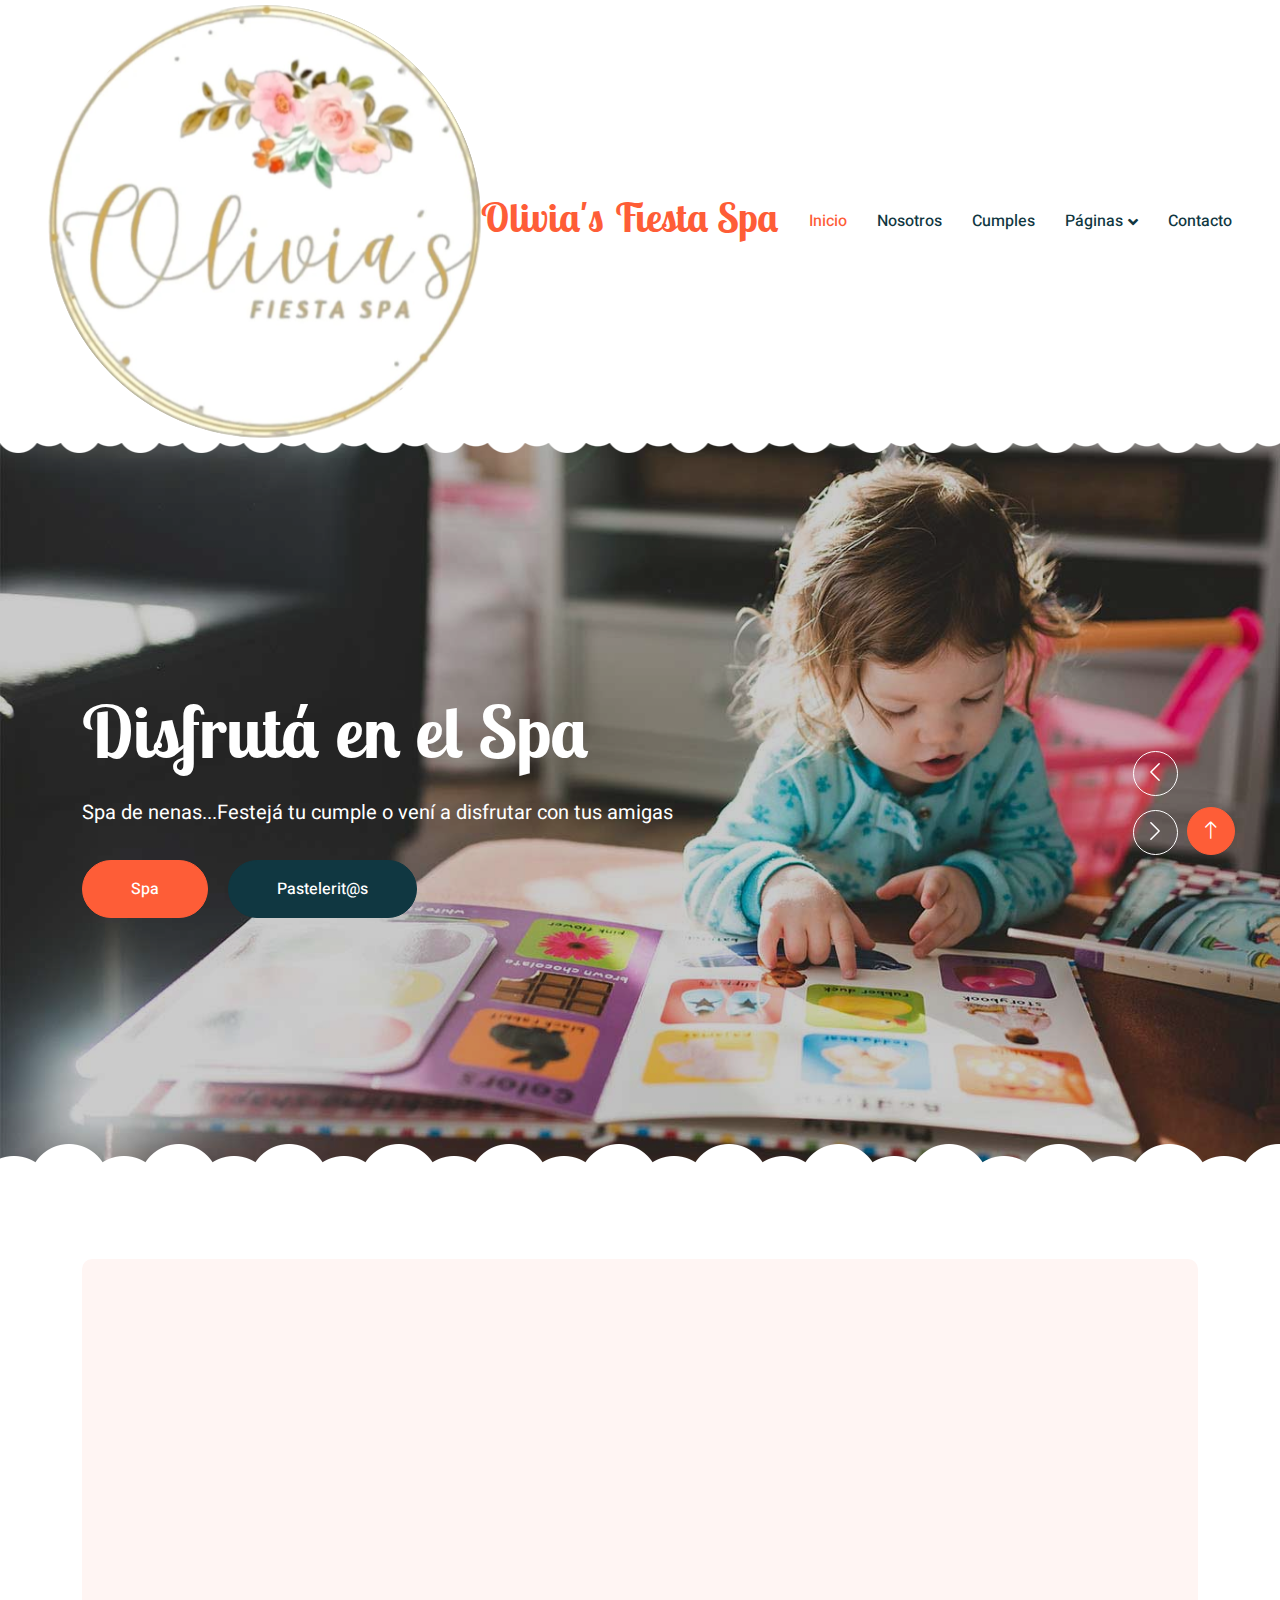
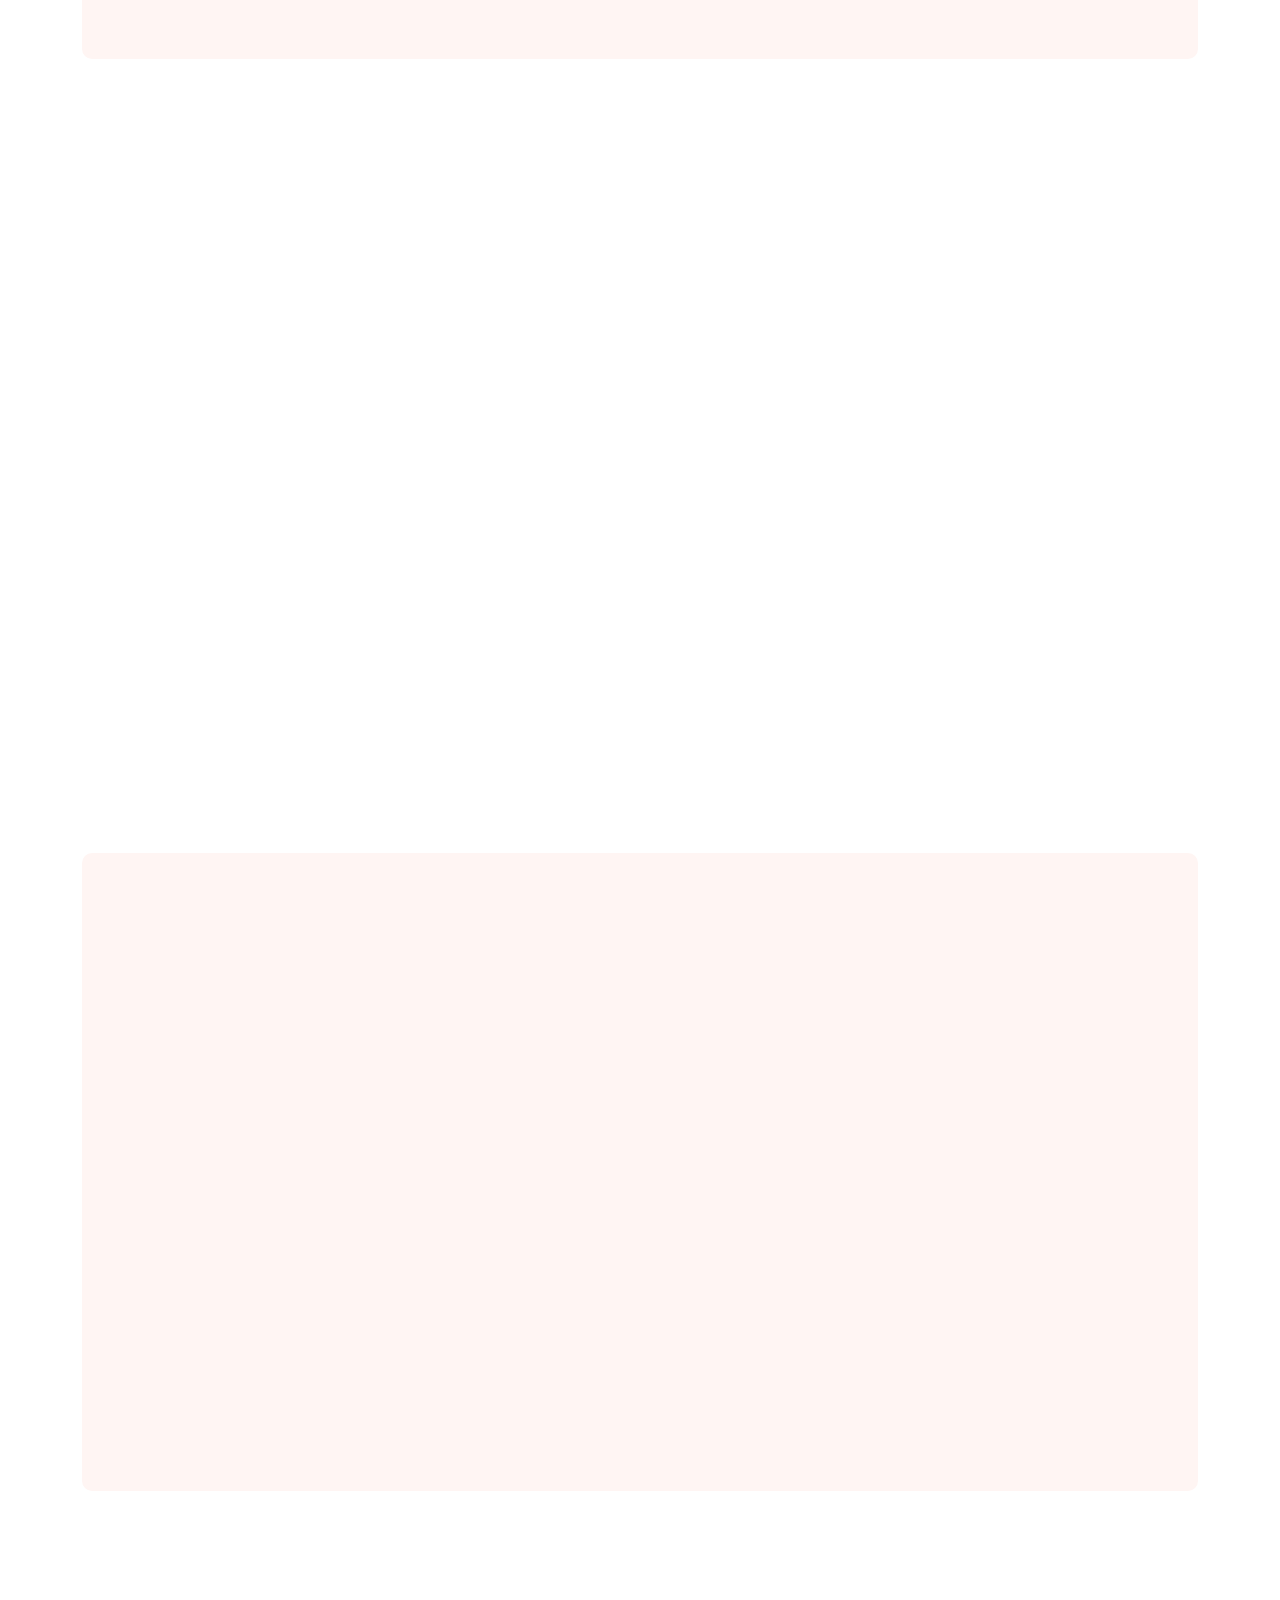
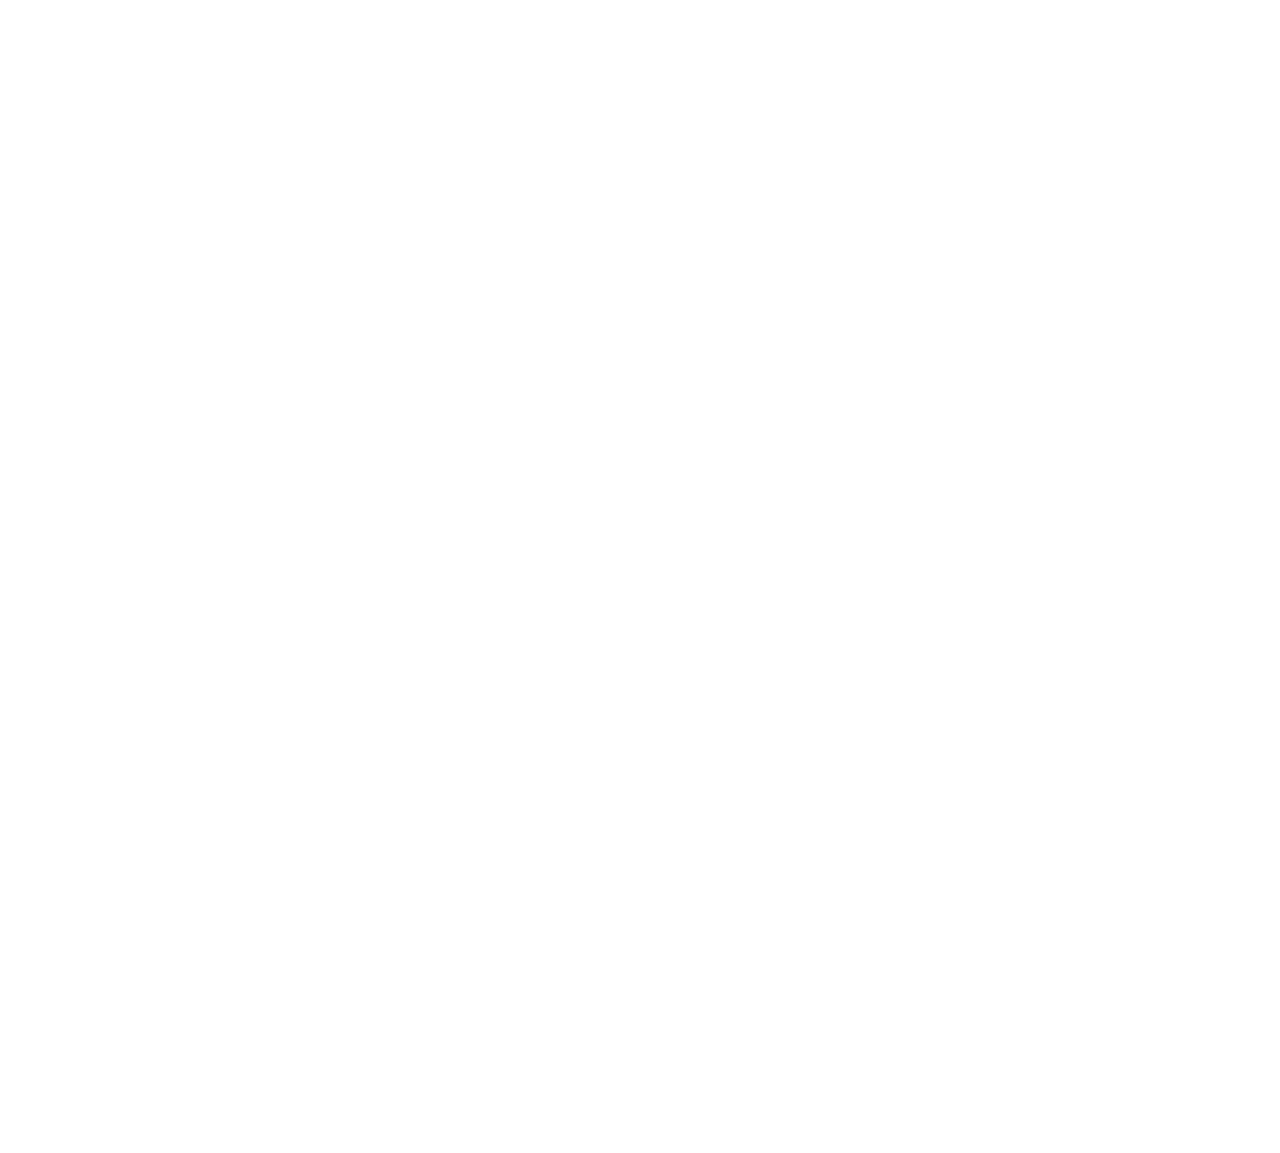
<file: index.html>
<!DOCTYPE html>
<html lang="es">

<head>
    <meta charset="utf-8">
    <title>Olivia's Fiesta Spa</title>
    <meta content="width=device-width, initial-scale=1.0" name="viewport">
    <meta content="" name="keywords">
    <meta content="" name="description">

    <!-- Favicon -->
    <link href="img/olivias_circ.png" rel="icon">

    <!-- Google Web Fonts -->
    <link rel="preconnect" href="https://fonts.googleapis.com">
    <link rel="preconnect" href="https://fonts.gstatic.com" crossorigin>
    <link href="https://fonts.googleapis.com/css2?family=Heebo:wght@400;500;600&family=Inter:wght@600&family=Lobster+Two:wght@700&display=swap" rel="stylesheet">
    
    <!-- Icon Font Stylesheet -->
    <link href="https://cdnjs.cloudflare.com/ajax/libs/font-awesome/5.10.0/css/all.min.css" rel="stylesheet">
    <link href="https://cdn.jsdelivr.net/npm/bootstrap-icons@1.4.1/font/bootstrap-icons.css" rel="stylesheet">

    <!-- Libraries Stylesheet -->
    <link href="lib/animate/animate.min.css" rel="stylesheet">
    <link href="lib/owlcarousel/assets/owl.carousel.min.css" rel="stylesheet">

    <!-- Customized Bootstrap Stylesheet -->
    <link href="css/bootstrap.min.css" rel="stylesheet">

    <!-- Template Stylesheet -->
    <link href="css/style.css" rel="stylesheet">

    <!-- Verifica Propiedad -->
    <meta name="google-site-verification" content="U9wEoLfuFmDMUhWIKDyogfKSOwbdzKywkJIlMgcxlLk" />
</head>

<body>
    <div class="container-fluid bg-white p-0">
        <!-- Spinner Start -->
        <div id="spinner" class="show bg-white position-fixed translate-middle w-100 vh-100 top-50 start-50 d-flex align-items-center justify-content-center">
            <div class="spinner-border text-primary" style="width: 3rem; height: 3rem;" role="status">
                <span class="sr-only">Loading...</span>
            </div>
        </div>
        <!-- Spinner End -->


        <!-- Navbar Start -->
        <nav class="navbar navbar-expand-lg bg-white navbar-light sticky-top px-4 px-lg-5 py-lg-0">
            <a href="index.html" class="navbar-brand">
                <h1 class="m-0 text-primary"><img src="img/olivias_circ.png" alt="logo de olivias">Olivia's Fiesta Spa</h1>
            </a>
            <button type="button" class="navbar-toggler" data-bs-toggle="collapse" data-bs-target="#navbarCollapse">
                <span class="navbar-toggler-icon"></span>
            </button>
            <div class="collapse navbar-collapse" id="navbarCollapse">
                <div class="navbar-nav mx-auto">
                    <a href="index.html" class="nav-item nav-link active">Inicio</a>
                    <a href="about.html" class="nav-item nav-link">Nosotros</a>
                    <a href="cumples.html" class="nav-item nav-link">Cumples</a>
                    <div class="nav-item dropdown">
                        <a href="#" class="nav-link dropdown-toggle" data-bs-toggle="dropdown">Páginas</a>
                        <div class="dropdown-menu rounded-0 rounded-bottom border-0 shadow-sm m-0">
                            <a href="team.html" class="dropdown-item">Popular Teachers</a>
                            <a href="call-to-action.html" class="dropdown-item">Become A Teachers</a>
                            <a href="https://olivias.espacios360.com.ar/" class="dropdown-item" target="_blank">Tour Virtual</a>
                            <a href="appointment.html" class="dropdown-item">Reservar</a>
                        </div>
                    </div>
                    <a href="contact.html" class="nav-item nav-link">Contacto</a>
                </div>
                <!-- <a href="https://htmlcodex.com/downloading/?item=2270" class="btn btn-primary rounded-pill px-3 d-none d-lg-block">Buy Pro Version<i class="fa fa-arrow-right ms-3"></i></a> -->
            </div>
        </nav>
        <!-- Navbar End -->


        <!-- Carousel Start -->
        <div class="container-fluid p-0 mb-5">
            <div class="owl-carousel header-carousel position-relative">
                <div class="owl-carousel-item position-relative">
                    <img class="img-fluid" src="img/carousel-1.jpg" alt="">
                    <div class="position-absolute top-0 start-0 w-100 h-100 d-flex align-items-center" style="background: rgba(0, 0, 0, .2);">
                        <div class="container">
                            <div class="row justify-content-start">
                                <div class="col-10 col-lg-8">
                                    <h1 class="display-2 text-white animated slideInDown mb-4">Disfrutá en el Spa</h1>
                                    <p class="fs-5 fw-medium text-white mb-4 pb-2">Spa de nenas...Festejá tu cumple o vení a disfrutar con tus amigas</p>
                                    <a href="" class="btn btn-primary rounded-pill py-sm-3 px-sm-5 me-3 animated slideInLeft">Spa</a>
                                    <a href="" class="btn btn-dark rounded-pill py-sm-3 px-sm-5 animated slideInRight">Pastelerit@s</a>
                                </div>
                            </div>
                        </div>
                    </div>
                </div>
                <div class="owl-carousel-item position-relative">
                    <img class="img-fluid" src="img/carousel-2.png" alt="imagen de pastelerit@s">
                    <div class="position-absolute top-0 start-0 w-100 h-100 d-flex align-items-center" style="background: rgba(0, 0, 0, .2);">
                        <div class="container">
                            <div class="row justify-content-start">
                                <div class="col-10 col-lg-8">
                                    <h1 class="display-2 text-white animated slideInDown mb-4">O vení a pastelerit@s</h1>
                                    <p class="fs-5 fw-medium text-white mb-4 pb-2">Propuesta para cumpleaños y encuentro de Amig@s...PASTELERITOS...en Olivia's Fiesta Spa, un espacio creado con mucho amor y lleno de detalles que lo hacen único..</p>
                                    <a href="" class="btn btn-primary rounded-pill py-sm-3 px-sm-5 me-3 animated slideInLeft">Spa</a>
                                    <a href="" class="btn btn-dark rounded-pill py-sm-3 px-sm-5 animated slideInRight">Pastelerit@s</a>
                                </div>
                            </div>
                        </div>
                    </div>
                </div>
            </div>
        </div>
        <!-- Carousel End -->


        <!-- About Start -->
        <!-- <div class="container-fluid py-5">
            <div class="container">
                <div class="row g-5 align-items-center">
                    <div class="col-lg-6 wow fadeInUp" data-wow-delay="0.1s">
                        <h1 class="mb-4">Conozca más sobre nuestro trabajo y nuestras actividades</h1>
                        <p>Un espacio pensado para combinar diversión y relajación en un ambiente seguro y creativo. Se organiza especialmente para festejar cumpleaños, donde los niños disfrutan de actividades como masajes suaves, maquillaje artístico y peinados divertidos. El lugar suele estar decorado con colores alegres y temáticas personalizadas, creando una experiencia única para cada grupo.</p>
                        <p class="mb-4"> Además, se ofrecen paquetes que incluyen música, meriendas saludables y actividades grupales que fomentan la amistad y el compañerismo. Para reuniones de amigos, el spa se adapta con propuestas más relajadas, como sesiones de cuidado facial, manicura y espacios para conversar. La idea central es brindar un momento diferente, donde el bienestar y la celebración se unen. Es un negocio que apunta a la innovación en el rubro de fiestas, ofreciendo experiencias memorables y originales.
</p>
                        <div class="row g-4 align-items-center">
                            <div class="col-sm-6">
                                <a class="btn btn-primary rounded-pill py-3 px-5" href="">Read More</a>
                            </div>
                            <div class="col-sm-6">
                                <div class="d-flex align-items-center">
                                    <img class="rounded-circle flex-shrink-0" src="img/vane_soler.jpg" alt="foto de vanesa soler" style="width: 45px; height: 45px;">
                                    <div class="ms-3">
                                        <h6 class="text-primary mb-1">Vanesa Soler</h6>
                                        <small>CEO & Founder</small>
                                    </div>
                                </div>
                            </div>
                        </div>
                    </div>
                    <div class="col-lg-6 about-img wow fadeInUp" data-wow-delay="0.5s">
                        <div class="row">
                            <div class="col-12 text-center">
                                <img class="img-fluid w-75 rounded-circle bg-light p-3" src="img/tapa_revista.webp" alt="">
                            </div>
                            <div class="col-6 text-start" style="margin-top: -150px;">
                                <img class="img-fluid w-100 rounded-circle bg-light p-3" src="img/pies_agua.webp" alt="">
                            </div>
                            <div class="col-6 text-end" style="margin-top: -150px;">
                                <img class="img-fluid w-100 rounded-circle bg-light p-3" src="img/maquillando.webp" alt="">
                            </div>
                        </div>
                    </div>
                </div>
            </div>
        </div> -->
        <!-- About End -->


        <!-- Call To Action Start -->
        <div class="container-fluid py-5">
            <div class="container">
                <div class="bg-light rounded">
                    <div class="row g-0">
                        <div class="col-lg-6 wow fadeIn" data-wow-delay="0.1s" style="min-height: 400px;">
                            <div class="position-relative h-100">
                                <img class="position-absolute w-100 h-100 rounded" src="img/call-to-action.jpg" style="object-fit: cover;">
                            </div>
                        </div>
                        <div class="col-lg-6 wow fadeIn" data-wow-delay="0.5s">
                            <div class="h-100 d-flex flex-column justify-content-center p-5">
                                <h1 class="mb-4">Become A Teacher</h1>
                                <p class="mb-4">Tempor erat elitr rebum at clita. Diam dolor diam ipsum sit. Aliqu diam amet diam et eos.
                                    Clita erat ipsum et lorem et sit, sed stet lorem sit clita duo justo magna dolore erat amet
                                </p>
                                <a class="btn btn-primary py-3 px-5" href="">Get Started Now<i class="fa fa-arrow-right ms-2"></i></a>
                            </div>
                        </div>
                    </div>
                </div>
            </div>
        </div>
        <!-- Call To Action End -->


        <!-- Classes Start -->
        <div class="container-fluid py-5">
            <div class="container">
                <div class="text-center mx-auto mb-5 wow fadeInUp" data-wow-delay="0.1s" style="max-width: 600px;">
                    <h1 class="mb-3">Propuestas</h1>
                    <p>Ofrecemos experiencias pensadas para celebrar de manera original, con actividades de cuidado personal, juegos creativos y momentos de diversión compartida. Cada propuesta combina entretenimiento, relajación y un toque especial para que los encuentros sean inolvidables.</p>
                </div>
                <div class="row g-4">
                    <div class="col-lg-4 col-md-6 wow fadeInUp" data-wow-delay="0.1s">
                        <div class="classes-item">
                            <div class="bg-light rounded-circle w-75 mx-auto p-3">
                                <img class="img-fluid rounded-circle" src="img/spa.webp" alt="">
                            </div>
                            <div class="bg-light rounded p-4 pt-5 mt-n5">
                                <a class="d-block text-center h3 mt-3 mb-4" href="">Spa</a>
                                <div class="d-flex align-items-center justify-content-between mb-4">
                                    <div class="d-flex align-items-center">
                                        <img class="rounded-circle flex-shrink-0" src="img/vane_soler.jpg" alt="foto de vanesa soler" style="width: 45px; height: 45px;">
                                        <div class="ms-3">
                                            <h6 class="text-primary mb-1">Vanesa Soler</h6>
                                            <small>Teacher</small>
                                        </div>
                                    </div>
                                    <span class="bg-primary text-white rounded-pill py-2 px-3" href="">$150.000</span>
                                </div>
                                <div class="row g-1">
                                    <div class="col-4">
                                        <div class="border-top border-3 border-primary pt-2">
                                            <h6 class="text-primary mb-1">Edad:</h6>
                                            <small>3-5 Years</small>
                                        </div>
                                    </div>
                                    <div class="col-4">
                                        <div class="border-top border-3 border-success pt-2">
                                            <h6 class="text-success mb-1">Horario:</h6>
                                            <small>9hs - 21hs</small>
                                        </div>
                                    </div>
                                    <div class="col-4">
                                        <div class="border-top border-3 border-warning pt-2">
                                            <h6 class="text-warning mb-1">Capacidad:</h6>
                                            <small>30</small>
                                        </div>
                                    </div>
                                </div>
                            </div>
                        </div>
                    </div>
                    <div class="col-lg-4 col-md-6 wow fadeInUp" data-wow-delay="0.3s">
                        <div class="classes-item">
                            <div class="bg-light rounded-circle w-75 mx-auto p-3">
                                <img class="img-fluid rounded-circle" src="img/carousel-2.png" alt="">
                            </div>
                            <div class="bg-light rounded p-4 pt-5 mt-n5">
                                <a class="d-block text-center h3 mt-3 mb-4" href="">Pastelerit@s</a>
                                <div class="d-flex align-items-center justify-content-between mb-4">
                                    <div class="d-flex align-items-center">
                                        <img class="rounded-circle flex-shrink-0" src="img/vane_soler.jpg" alt="foto de vanesa soler" style="width: 45px; height: 45px;">
                                        <div class="ms-3">
                                            <h6 class="text-primary mb-1">Vanesa Soler</h6>
                                            <small>Teacher</small>
                                        </div>
                                    </div>
                                    <span class="bg-primary text-white rounded-pill py-2 px-3" href="">$150.000</span>
                                </div>
                                <div class="row g-1">
                                    <div class="col-4">
                                        <div class="border-top border-3 border-primary pt-2">
                                            <h6 class="text-primary mb-1">Age:</h6>
                                            <small>3-5 Years</small>
                                        </div>
                                    </div>
                                    <div class="col-4">
                                        <div class="border-top border-3 border-success pt-2">
                                            <h6 class="text-success mb-1">Time:</h6>
                                            <small>9-10 AM</small>
                                        </div>
                                    </div>
                                    <div class="col-4">
                                        <div class="border-top border-3 border-warning pt-2">
                                            <h6 class="text-warning mb-1">Capacity:</h6>
                                            <small>30 Kids</small>
                                        </div>
                                    </div>
                                </div>
                            </div>
                        </div>
                    </div>
                    <!-- <div class="col-lg-4 col-md-6 wow fadeInUp" data-wow-delay="0.5s">
                        <div class="classes-item">
                            <div class="bg-light rounded-circle w-75 mx-auto p-3">
                                <img class="img-fluid rounded-circle" src="img/classes-3.jpg" alt="">
                            </div>
                            <div class="bg-light rounded p-4 pt-5 mt-n5">
                                <a class="d-block text-center h3 mt-3 mb-4" href="">Athletic & Dance</a>
                                <div class="d-flex align-items-center justify-content-between mb-4">
                                    <div class="d-flex align-items-center">
                                        <img class="rounded-circle flex-shrink-0" src="img/user.jpg" alt="" style="width: 45px; height: 45px;">
                                        <div class="ms-3">
                                            <h6 class="text-primary mb-1">Jhon Doe</h6>
                                            <small>Teacher</small>
                                        </div>
                                    </div>
                                    <span class="bg-primary text-white rounded-pill py-2 px-3" href="">$99</span>
                                </div>
                                <div class="row g-1">
                                    <div class="col-4">
                                        <div class="border-top border-3 border-primary pt-2">
                                            <h6 class="text-primary mb-1">Age:</h6>
                                            <small>3-5 Years</small>
                                        </div>
                                    </div>
                                    <div class="col-4">
                                        <div class="border-top border-3 border-success pt-2">
                                            <h6 class="text-success mb-1">Time:</h6>
                                            <small>9-10 AM</small>
                                        </div>
                                    </div>
                                    <div class="col-4">
                                        <div class="border-top border-3 border-warning pt-2">
                                            <h6 class="text-warning mb-1">Capacity:</h6>
                                            <small>30 Kids</small>
                                        </div>
                                    </div>
                                </div>
                            </div>
                        </div>
                    </div>
                    <div class="col-lg-4 col-md-6 wow fadeInUp" data-wow-delay="0.1s">
                        <div class="classes-item">
                            <div class="bg-light rounded-circle w-75 mx-auto p-3">
                                <img class="img-fluid rounded-circle" src="img/classes-4.jpg" alt="">
                            </div>
                            <div class="bg-light rounded p-4 pt-5 mt-n5">
                                <a class="d-block text-center h3 mt-3 mb-4" href="">Language & Speaking</a>
                                <div class="d-flex align-items-center justify-content-between mb-4">
                                    <div class="d-flex align-items-center">
                                        <img class="rounded-circle flex-shrink-0" src="img/user.jpg" alt="" style="width: 45px; height: 45px;">
                                        <div class="ms-3">
                                            <h6 class="text-primary mb-1">Jhon Doe</h6>
                                            <small>Teacher</small>
                                        </div>
                                    </div>
                                    <span class="bg-primary text-white rounded-pill py-2 px-3" href="">$99</span>
                                </div>
                                <div class="row g-1">
                                    <div class="col-4">
                                        <div class="border-top border-3 border-primary pt-2">
                                            <h6 class="text-primary mb-1">Age:</h6>
                                            <small>3-5 Years</small>
                                        </div>
                                    </div>
                                    <div class="col-4">
                                        <div class="border-top border-3 border-success pt-2">
                                            <h6 class="text-success mb-1">Time:</h6>
                                            <small>9-10 AM</small>
                                        </div>
                                    </div>
                                    <div class="col-4">
                                        <div class="border-top border-3 border-warning pt-2">
                                            <h6 class="text-warning mb-1">Capacity:</h6>
                                            <small>30 Kids</small>
                                        </div>
                                    </div>
                                </div>
                            </div>
                        </div>
                    </div>
                    <div class="col-lg-4 col-md-6 wow fadeInUp" data-wow-delay="0.3s">
                        <div class="classes-item">
                            <div class="bg-light rounded-circle w-75 mx-auto p-3">
                                <img class="img-fluid rounded-circle" src="img/classes-5.jpg" alt="">
                            </div>
                            <div class="bg-light rounded p-4 pt-5 mt-n5">
                                <a class="d-block text-center h3 mt-3 mb-4" href="">Religion & History</a>
                                <div class="d-flex align-items-center justify-content-between mb-4">
                                    <div class="d-flex align-items-center">
                                        <img class="rounded-circle flex-shrink-0" src="img/user.jpg" alt="" style="width: 45px; height: 45px;">
                                        <div class="ms-3">
                                            <h6 class="text-primary mb-1">Jhon Doe</h6>
                                            <small>Teacher</small>
                                        </div>
                                    </div>
                                    <span class="bg-primary text-white rounded-pill py-2 px-3" href="">$99</span>
                                </div>
                                <div class="row g-1">
                                    <div class="col-4">
                                        <div class="border-top border-3 border-primary pt-2">
                                            <h6 class="text-primary mb-1">Age:</h6>
                                            <small>3-5 Years</small>
                                        </div>
                                    </div>
                                    <div class="col-4">
                                        <div class="border-top border-3 border-success pt-2">
                                            <h6 class="text-success mb-1">Time:</h6>
                                            <small>9-10 AM</small>
                                        </div>
                                    </div>
                                    <div class="col-4">
                                        <div class="border-top border-3 border-warning pt-2">
                                            <h6 class="text-warning mb-1">Capacity:</h6>
                                            <small>30 Kids</small>
                                        </div>
                                    </div>
                                </div>
                            </div>
                        </div>
                    </div>
                    <div class="col-lg-4 col-md-6 wow fadeInUp" data-wow-delay="0.5s">
                        <div class="classes-item">
                            <div class="bg-light rounded-circle w-75 mx-auto p-3">
                                <img class="img-fluid rounded-circle" src="img/classes-6.jpg" alt="">
                            </div>
                            <div class="bg-light rounded p-4 pt-5 mt-n5">
                                <a class="d-block text-center h3 mt-3 mb-4" href="">General Knowledge</a>
                                <div class="d-flex align-items-center justify-content-between mb-4">
                                    <div class="d-flex align-items-center">
                                        <img class="rounded-circle flex-shrink-0" src="img/user.jpg" alt="" style="width: 45px; height: 45px;">
                                        <div class="ms-3">
                                            <h6 class="text-primary mb-1">Jhon Doe</h6>
                                            <small>Teacher</small>
                                        </div>
                                    </div>
                                    <span class="bg-primary text-white rounded-pill py-2 px-3" href="">$99</span>
                                </div>
                                <div class="row g-1">
                                    <div class="col-4">
                                        <div class="border-top border-3 border-primary pt-2">
                                            <h6 class="text-primary mb-1">Age:</h6>
                                            <small>3-5 Years</small>
                                        </div>
                                    </div>
                                    <div class="col-4">
                                        <div class="border-top border-3 border-success pt-2">
                                            <h6 class="text-success mb-1">Time:</h6>
                                            <small>9-10 AM</small>
                                        </div>
                                    </div>
                                    <div class="col-4">
                                        <div class="border-top border-3 border-warning pt-2">
                                            <h6 class="text-warning mb-1">Capacity:</h6>
                                            <small>30 Kids</small>
                                        </div>
                                    </div>
                                </div>
                            </div>
                        </div>
                    </div> -->
                </div>
            </div>
        </div>
        <!-- Classes End -->


        <!-- Appointment Start -->
        <div class="container-fluid py-5">
            <div class="container">
                <div class="bg-light rounded">
                    <div class="row g-0">
                        <div class="col-lg-6 wow fadeIn" data-wow-delay="0.1s">
                            <div class="h-100 d-flex flex-column justify-content-center p-5">
                                <h1 class="mb-4">Reservar</h1>
                                <form>
                                    <div class="row g-3">
                                        <div class="col-sm-6">
                                            <div class="form-floating">
                                                <input type="text" class="form-control border-0" id="nombre" placeholder="Nombre">
                                                <label for="nombre">Nombre</label>
                                            </div>
                                        </div>
                                        <div class="col-sm-6">
                                            <div class="form-floating">
                                                <input type="text" class="form-control border-0" id="apellido" placeholder="Apellido">
                                                <label for="nombre">Apellido</label>
                                            </div>
                                        </div>
                                        <div class="col-sm-6">
                                            <div class="form-floating">
                                                <input type="email" class="form-control border-0" id="email" placeholder="Email">
                                                <label for="email">Email</label>
                                            </div>
                                        </div>
                                        <div class="col-sm-6">
                                            <div class="form-floating">
                                                <input type="text" class="form-control border-0" id="ninio" placeholder="Nombre niño">
                                                <label for="ninio">Nombre niño</label>
                                            </div>
                                        </div>
                                        <div class="col-sm-6">
                                            <div class="form-floating">
                                                <input type="text" class="form-control border-0" id="edadNinio" placeholder="Edad Niño">
                                                <label for="edadNinio">Edad Niño</label>
                                            </div>
                                        </div>
                                        <div class="col-sm-6">
                                            <div class="form-floating">
                                                <input type="date" class="form-control border-0" id="fecha" placeholder="Fecha">
                                                <label for="fecha">Email</label>
                                            </div>
                                        </div>
                                        <div class="col-sm-6">
                                            <div class="form-floating">
                                                <input type="text" class="form-control border-0" id="hora" placeholder="Hora">
                                                <label for="hora">Hora</label>
                                            </div>
                                        </div>
                                        <div class="col-12">
                                            <div class="form-floating">
                                                <textarea class="form-control border-0" placeholder="Leave a message here" id="message" style="height: 100px"></textarea>
                                                <label for="message">Message</label>
                                            </div>
                                        </div>
                                        <div class="col-12">
                                            <button class="btn btn-primary w-100 py-3" type="submit">Submit</button>
                                        </div>
                                    </div>
                                </form>
                            </div>
                        </div>
                        <div class="col-lg-6 wow fadeIn" data-wow-delay="0.5s" style="min-height: 400px;">
                            <div class="position-relative h-100">
                                <img class="position-absolute w-100 h-100 rounded" src="img/appointment.jpg" style="object-fit: cover;">
                            </div>
                        </div>
                    </div>
                </div>
            </div>
        </div>
        <!-- Appointment End -->


        <!-- Team Start -->
        <div class="container-fluid py-5">
            <div class="container">
                <div class="text-center mx-auto mb-5 wow fadeInUp" data-wow-delay="0.1s" style="max-width: 600px;">
                    <h1 class="mb-3">Popular Teachers</h1>
                    <p>Eirmod sed ipsum dolor sit rebum labore magna erat. Tempor ut dolore lorem kasd vero ipsum sit
                        eirmod sit. Ipsum diam justo sed rebum vero dolor duo.</p>
                </div>
                <div class="row g-4">
                    <div class="col-lg-4 col-md-6 wow fadeInUp" data-wow-delay="0.1s">
                        <div class="team-item position-relative">
                            <img class="img-fluid rounded-circle w-75" src="img/vane_soler.jpg" alt="">
                            <div class="team-text">
                                <h3>Vanesa Soler</h3>
                                <p>Designation</p>
                                <div class="d-flex align-items-center">
                                    <a class="btn btn-square btn-primary mx-1" href=""><i class="fab fa-facebook-f"></i></a>
                                    <a class="btn btn-square btn-primary  mx-1" href=""><i class="fab fa-twitter"></i></a>
                                    <a class="btn btn-square btn-primary  mx-1" href=""><i class="fab fa-instagram"></i></a>
                                </div>
                            </div>
                        </div>
                    </div>
                    <div class="col-lg-4 col-md-6 wow fadeInUp" data-wow-delay="0.3s">
                        <div class="team-item position-relative">
                            <img class="img-fluid rounded-circle w-75" src="img/team-2.jpg" alt="">
                            <div class="team-text">
                                <h3>Full Name</h3>
                                <p>Designation</p>
                                <div class="d-flex align-items-center">
                                    <a class="btn btn-square btn-primary mx-1" href=""><i class="fab fa-facebook-f"></i></a>
                                    <a class="btn btn-square btn-primary  mx-1" href=""><i class="fab fa-twitter"></i></a>
                                    <a class="btn btn-square btn-primary  mx-1" href=""><i class="fab fa-instagram"></i></a>
                                </div>
                            </div>
                        </div>
                    </div>
                    <div class="col-lg-4 col-md-6 wow fadeInUp" data-wow-delay="0.5s">
                        <div class="team-item position-relative">
                            <img class="img-fluid rounded-circle w-75" src="img/team-3.jpg" alt="">
                            <div class="team-text">
                                <h3>Full Name</h3>
                                <p>Designation</p>
                                <div class="d-flex align-items-center">
                                    <a class="btn btn-square btn-primary mx-1" href=""><i class="fab fa-facebook-f"></i></a>
                                    <a class="btn btn-square btn-primary  mx-1" href=""><i class="fab fa-twitter"></i></a>
                                    <a class="btn btn-square btn-primary  mx-1" href=""><i class="fab fa-instagram"></i></a>
                                </div>
                            </div>
                        </div>
                    </div>
                </div>
            </div>
        </div>
        <!-- Team End -->


        <!-- Footer Start -->
        <div class="container-fluid bg-dark text-white-50 footer pt-5 mt-5 wow fadeIn" data-wow-delay="0.1s">
            <div class="container py-5">
                <div class="row g-5">
                    <div class="col-lg-3 col-md-6">
                        <h3 class="text-white mb-4">Ponete en contacto</h3>
                        <p class="mb-2"><i class="fa fa-map-marker-alt me-3"></i>Bolivar 522, Tandil</p>
                        <p class="mb-2"><i class="fa fa-phone-alt me-3"></i>2494595208</p>
                        <p class="mb-2"><i class="fa fa-envelope me-3"></i>info@example.com</p>
                        <div class="d-flex pt-2">
                            <a class="btn btn-outline-light btn-social" href=""><i class="fab fa-twitter"></i></a>
                            <a class="btn btn-outline-light btn-social" href=""><i class="fab fa-facebook-f"></i></a>
                            <a class="btn btn-outline-light btn-social" href=""><i class="fab fa-youtube"></i></a>
                            <a class="btn btn-outline-light btn-social" href=""><i class="fab fa-linkedin-in"></i></a>
                        </div>
                    </div>
                    <div class="col-lg-3 col-md-6">
                        <h3 class="text-white mb-4">Quick Links</h3>
                        <a class="btn btn-link text-white-50" href="">About Us</a>
                        <a class="btn btn-link text-white-50" href="">Contact Us</a>
                        <a class="btn btn-link text-white-50" href="">Our Services</a>
                        <a class="btn btn-link text-white-50" href="">Privacy Policy</a>
                        <a class="btn btn-link text-white-50" href="">Terms & Condition</a>
                    </div>
                    <div class="col-lg-3 col-md-6">
                        <h3 class="text-white mb-4">Photo Gallery</h3>
                        <div class="row g-2 pt-2">
                            <div class="col-4">
                                <img class="img-fluid rounded bg-light p-1" src="img/classes-1.jpg" alt="">
                            </div>
                            <div class="col-4">
                                <img class="img-fluid rounded bg-light p-1" src="img/classes-2.jpg" alt="">
                            </div>
                            <div class="col-4">
                                <img class="img-fluid rounded bg-light p-1" src="img/classes-3.jpg" alt="">
                            </div>
                            <div class="col-4">
                                <img class="img-fluid rounded bg-light p-1" src="img/classes-4.jpg" alt="">
                            </div>
                            <div class="col-4">
                                <img class="img-fluid rounded bg-light p-1" src="img/classes-5.jpg" alt="">
                            </div>
                            <div class="col-4">
                                <img class="img-fluid rounded bg-light p-1" src="img/classes-6.jpg" alt="">
                            </div>
                        </div>
                    </div>
                    <div class="col-lg-3 col-md-6">
                        <h3 class="text-white mb-4">Newsletter</h3>
                        <p>Dolor amet sit justo amet elitr clita ipsum elitr est.</p>
                        <div class="position-relative mx-auto" style="max-width: 400px;">
                            <input class="form-control bg-transparent w-100 py-3 ps-4 pe-5" type="text" placeholder="Your email">
                            <button type="button" class="btn btn-primary py-2 position-absolute top-0 end-0 mt-2 me-2">SignUp</button>
                        </div>
                    </div>
                </div>
            </div>
            <div class="container">
                <div class="copyright">
                    <div class="row">
                        <div class="col-md-6 text-center text-md-start mb-3 mb-md-0">
                            &copy; <a class="border-bottom" href="#">Your Site Name</a>, All Right Reserved. 
							
							<!--/*** The author’s attribution link must remain intact in the template. ***/-->
                            <!--/*** If you wish to remove this credit link, please purchase the Pro Version . ***/-->
                            Designed By <a class="border-bottom" href="https://htmlcodex.com">HTML Codex</a>
                        </div>
                        <div class="col-md-6 text-center text-md-end">
                            <div class="footer-menu">
                                <a href="">Home</a>
                                <a href="">Cookies</a>
                                <a href="">Help</a>
                                <a href="">FQAs</a>
                            </div>
                        </div>
                    </div>
                </div>
            </div>
        </div>
        <!-- Footer End -->


        <!-- Back to Top -->
        <a href="#" class="btn btn-lg btn-primary btn-lg-square back-to-top"><i class="bi bi-arrow-up"></i></a>
    </div>

    <!-- JavaScript Libraries -->
    <script src="https://code.jquery.com/jquery-3.4.1.min.js"></script>
    <script src="https://cdn.jsdelivr.net/npm/bootstrap@5.0.0/dist/js/bootstrap.bundle.min.js"></script>
    <script src="lib/wow/wow.min.js"></script>
    <script src="lib/easing/easing.min.js"></script>
    <script src="lib/waypoints/waypoints.min.js"></script>
    <script src="lib/owlcarousel/owl.carousel.min.js"></script>

    <!-- Template Javascript -->
    <script src="js/main.js"></script>
</body>

</html>
</file>
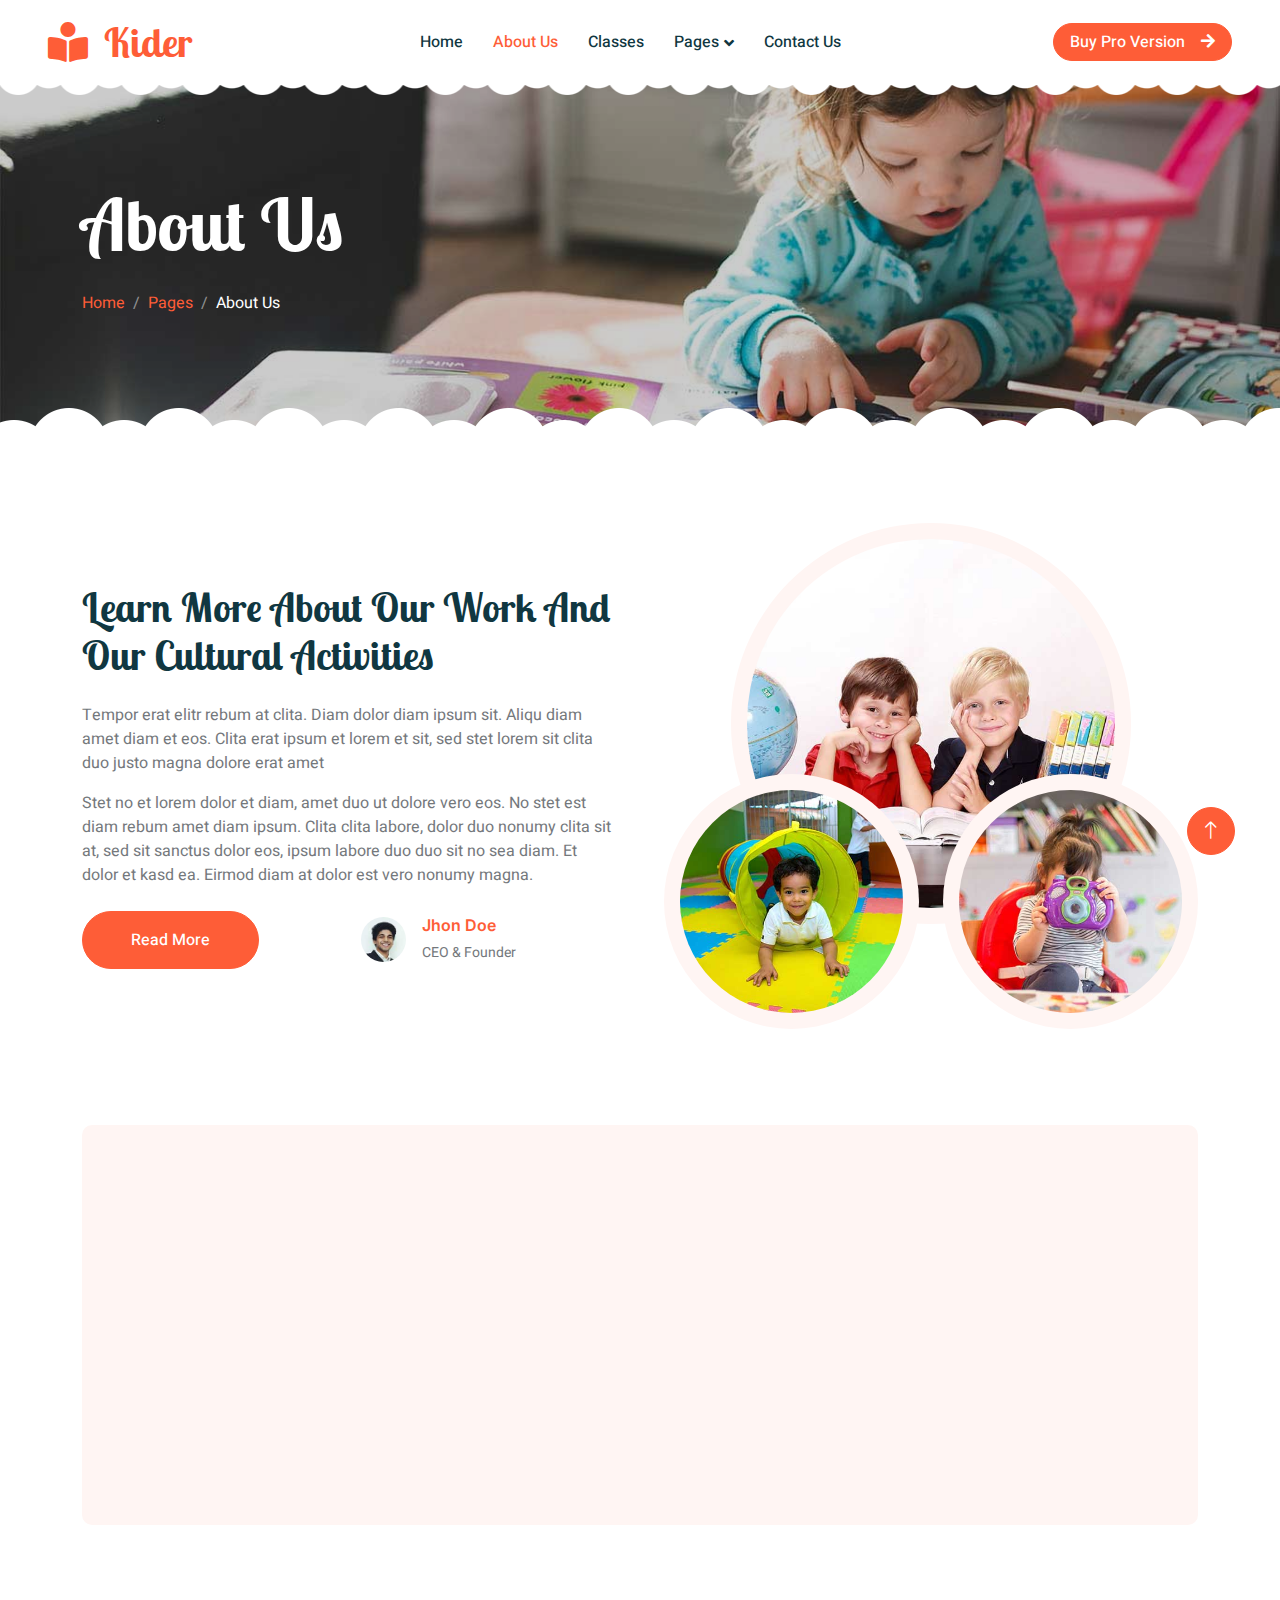
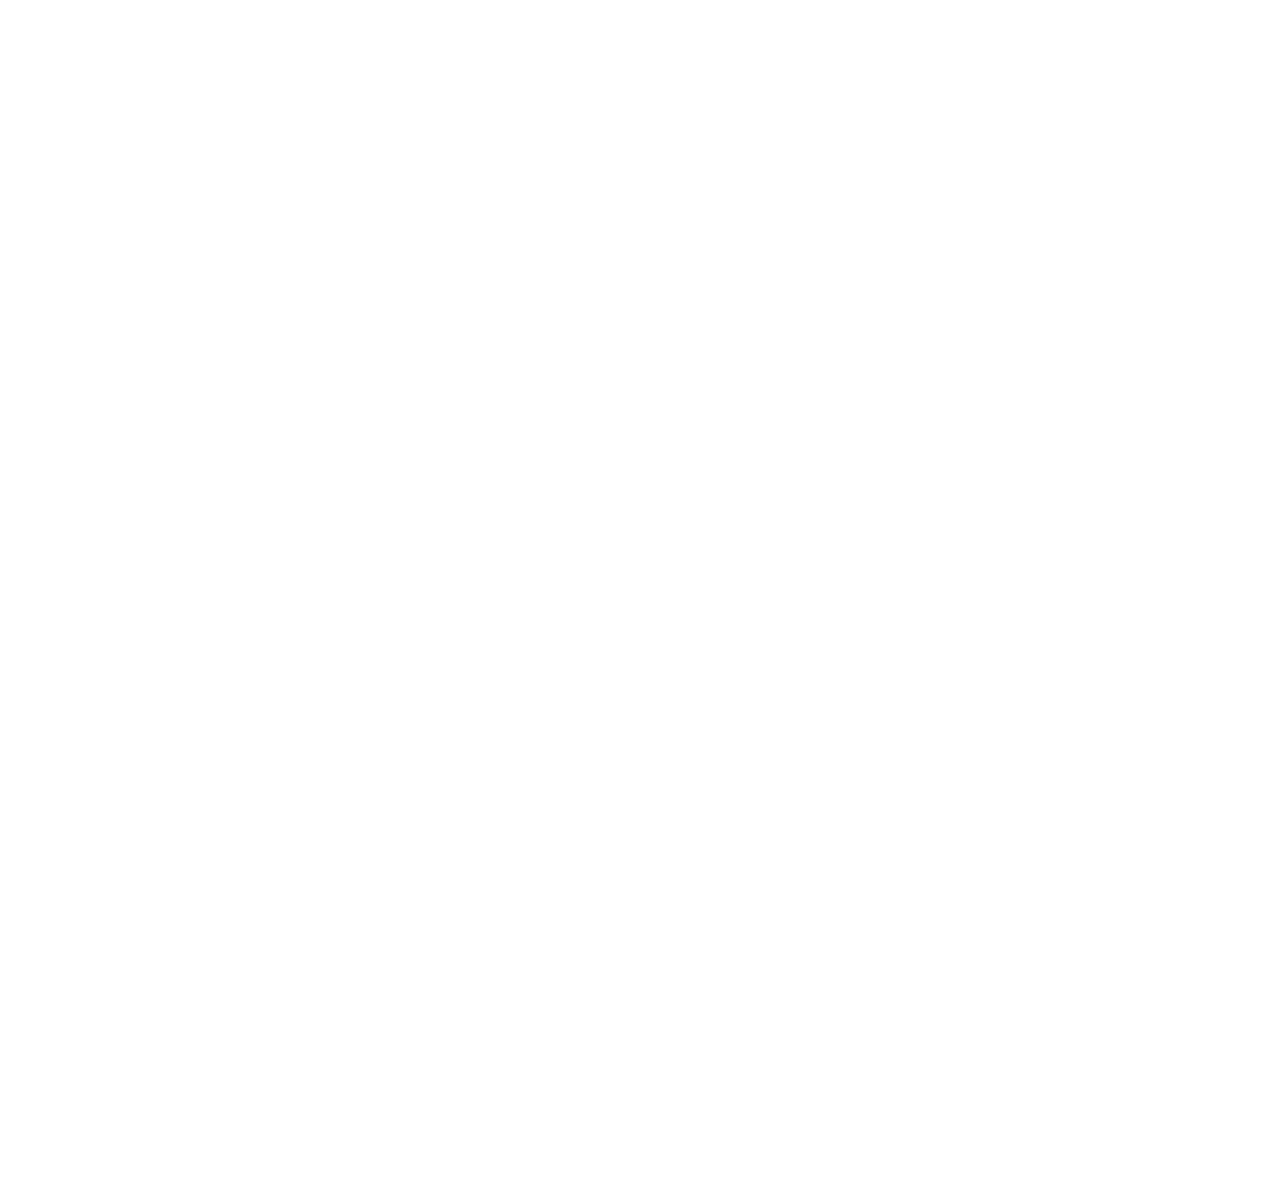
<file: about.html>
<!DOCTYPE html>
<html lang="en">

<head>
    <meta charset="utf-8">
    <title>Kider - Preschool Website Template</title>
    <meta content="width=device-width, initial-scale=1.0" name="viewport">
    <meta content="" name="keywords">
    <meta content="" name="description">

    <!-- Favicon -->
    <link href="img/favicon.ico" rel="icon">

    <!-- Google Web Fonts -->
    <link rel="preconnect" href="https://fonts.googleapis.com">
    <link rel="preconnect" href="https://fonts.gstatic.com" crossorigin>
    <link href="https://fonts.googleapis.com/css2?family=Heebo:wght@400;500;600&family=Inter:wght@600&family=Lobster+Two:wght@700&display=swap" rel="stylesheet">
    
    <!-- Icon Font Stylesheet -->
    <link href="https://cdnjs.cloudflare.com/ajax/libs/font-awesome/5.10.0/css/all.min.css" rel="stylesheet">
    <link href="https://cdn.jsdelivr.net/npm/bootstrap-icons@1.4.1/font/bootstrap-icons.css" rel="stylesheet">

    <!-- Libraries Stylesheet -->
    <link href="lib/animate/animate.min.css" rel="stylesheet">
    <link href="lib/owlcarousel/assets/owl.carousel.min.css" rel="stylesheet">

    <!-- Customized Bootstrap Stylesheet -->
    <link href="css/bootstrap.min.css" rel="stylesheet">

    <!-- Template Stylesheet -->
    <link href="css/style.css" rel="stylesheet">
</head>

<body>
    <div class="container-fluid bg-white p-0">
        <!-- Spinner Start -->
        <div id="spinner" class="show bg-white position-fixed translate-middle w-100 vh-100 top-50 start-50 d-flex align-items-center justify-content-center">
            <div class="spinner-border text-primary" style="width: 3rem; height: 3rem;" role="status">
                <span class="sr-only">Loading...</span>
            </div>
        </div>
        <!-- Spinner End -->


        <!-- Navbar Start -->
        <nav class="navbar navbar-expand-lg bg-white navbar-light sticky-top px-4 px-lg-5 py-lg-0">
            <a href="index.html" class="navbar-brand">
                <h1 class="m-0 text-primary"><i class="fa fa-book-reader me-3"></i>Kider</h1>
            </a>
            <button type="button" class="navbar-toggler" data-bs-toggle="collapse" data-bs-target="#navbarCollapse">
                <span class="navbar-toggler-icon"></span>
            </button>
            <div class="collapse navbar-collapse" id="navbarCollapse">
                <div class="navbar-nav mx-auto">
                    <a href="index.html" class="nav-item nav-link">Home</a>
                    <a href="about.html" class="nav-item nav-link active">About Us</a>
                    <a href="classes.html" class="nav-item nav-link">Classes</a>
                    <div class="nav-item dropdown">
                        <a href="#" class="nav-link dropdown-toggle" data-bs-toggle="dropdown">Pages</a>
                        <div class="dropdown-menu rounded-0 rounded-bottom border-0 shadow-sm m-0">
                            <a href="team.html" class="dropdown-item">Popular Teachers</a>
                            <a href="call-to-action.html" class="dropdown-item">Become A Teachers</a>
                            <a href="appointment.html" class="dropdown-item">Make Appointment</a>
                        </div>
                    </div>
                    <a href="contact.html" class="nav-item nav-link">Contact Us</a>
                </div>
                <a href="https://htmlcodex.com/downloading/?item=2270" class="btn btn-primary rounded-pill px-3 d-none d-lg-block">Buy Pro Version<i class="fa fa-arrow-right ms-3"></i></a>
            </div>
        </nav>
        <!-- Navbar End -->


        <!-- Page Header End -->
        <div class="container-fluid py-5 page-header position-relative mb-5">
            <div class="container py-5">
                <h1 class="display-2 text-white animated slideInDown mb-4">About Us</h1>
                <nav aria-label="breadcrumb animated slideInDown">
                    <ol class="breadcrumb">
                        <li class="breadcrumb-item"><a href="#">Home</a></li>
                        <li class="breadcrumb-item"><a href="#">Pages</a></li>
                        <li class="breadcrumb-item text-white active" aria-current="page">About Us</li>
                    </ol>
                </nav>
            </div>
        </div>
        <!-- Page Header End -->


        <!-- About Start -->
        <div class="container-fluid py-5">
            <div class="container">
                <div class="row g-5 align-items-center">
                    <div class="col-lg-6 wow fadeInUp" data-wow-delay="0.1s">
                        <h1 class="mb-4">Learn More About Our Work And Our Cultural Activities</h1>
                        <p>Tempor erat elitr rebum at clita. Diam dolor diam ipsum sit. Aliqu diam amet diam et eos. Clita erat ipsum et lorem et sit, sed stet lorem sit clita duo justo magna dolore erat amet</p>
                        <p class="mb-4">Stet no et lorem dolor et diam, amet duo ut dolore vero eos. No stet est diam rebum amet diam ipsum. Clita clita labore, dolor duo nonumy clita sit at, sed sit sanctus dolor eos, ipsum labore duo duo sit no sea diam. Et dolor et kasd ea. Eirmod diam at dolor est vero nonumy magna.</p>
                        <div class="row g-4 align-items-center">
                            <div class="col-sm-6">
                                <a class="btn btn-primary rounded-pill py-3 px-5" href="">Read More</a>
                            </div>
                            <div class="col-sm-6">
                                <div class="d-flex align-items-center">
                                    <img class="rounded-circle flex-shrink-0" src="img/user.jpg" alt="" style="width: 45px; height: 45px;">
                                    <div class="ms-3">
                                        <h6 class="text-primary mb-1">Jhon Doe</h6>
                                        <small>CEO & Founder</small>
                                    </div>
                                </div>
                            </div>
                        </div>
                    </div>
                    <div class="col-lg-6 about-img wow fadeInUp" data-wow-delay="0.5s">
                        <div class="row">
                            <div class="col-12 text-center">
                                <img class="img-fluid w-75 rounded-circle bg-light p-3" src="img/about-1.jpg" alt="">
                            </div>
                            <div class="col-6 text-start" style="margin-top: -150px;">
                                <img class="img-fluid w-100 rounded-circle bg-light p-3" src="img/about-2.jpg" alt="">
                            </div>
                            <div class="col-6 text-end" style="margin-top: -150px;">
                                <img class="img-fluid w-100 rounded-circle bg-light p-3" src="img/about-3.jpg" alt="">
                            </div>
                        </div>
                    </div>
                </div>
            </div>
        </div>
        <!-- About End -->


        <!-- Call To Action Start -->
        <div class="container-fluid py-5">
            <div class="container">
                <div class="bg-light rounded">
                    <div class="row g-0">
                        <div class="col-lg-6 wow fadeIn" data-wow-delay="0.1s" style="min-height: 400px;">
                            <div class="position-relative h-100">
                                <img class="position-absolute w-100 h-100 rounded" src="img/call-to-action.jpg" style="object-fit: cover;">
                            </div>
                        </div>
                        <div class="col-lg-6 wow fadeIn" data-wow-delay="0.5s">
                            <div class="h-100 d-flex flex-column justify-content-center p-5">
                                <h1 class="mb-4">Become A Teacher</h1>
                                <p class="mb-4">Tempor erat elitr rebum at clita. Diam dolor diam ipsum sit. Aliqu diam amet diam et eos.
                                    Clita erat ipsum et lorem et sit, sed stet lorem sit clita duo justo magna dolore erat amet
                                </p>
                                <a class="btn btn-primary py-3 px-5" href="">Get Started Now<i class="fa fa-arrow-right ms-2"></i></a>
                            </div>
                        </div>
                    </div>
                </div>
            </div>
        </div>
        <!-- Call To Action End -->


        <!-- Team Start -->
        <div class="container-fluid py-5">
            <div class="container">
                <div class="text-center mx-auto mb-5 wow fadeInUp" data-wow-delay="0.1s" style="max-width: 600px;">
                    <h1 class="mb-3">Popular Teachers</h1>
                    <p>Eirmod sed ipsum dolor sit rebum labore magna erat. Tempor ut dolore lorem kasd vero ipsum sit
                        eirmod sit. Ipsum diam justo sed rebum vero dolor duo.</p>
                </div>
                <div class="row g-4">
                    <div class="col-lg-4 col-md-6 wow fadeInUp" data-wow-delay="0.1s">
                        <div class="team-item position-relative">
                            <img class="img-fluid rounded-circle w-75" src="img/team-1.jpg" alt="">
                            <div class="team-text">
                                <h3>Full Name</h3>
                                <p>Designation</p>
                                <div class="d-flex align-items-center">
                                    <a class="btn btn-square btn-primary mx-1" href=""><i class="fab fa-facebook-f"></i></a>
                                    <a class="btn btn-square btn-primary  mx-1" href=""><i class="fab fa-twitter"></i></a>
                                    <a class="btn btn-square btn-primary  mx-1" href=""><i class="fab fa-instagram"></i></a>
                                </div>
                            </div>
                        </div>
                    </div>
                    <div class="col-lg-4 col-md-6 wow fadeInUp" data-wow-delay="0.3s">
                        <div class="team-item position-relative">
                            <img class="img-fluid rounded-circle w-75" src="img/team-2.jpg" alt="">
                            <div class="team-text">
                                <h3>Full Name</h3>
                                <p>Designation</p>
                                <div class="d-flex align-items-center">
                                    <a class="btn btn-square btn-primary mx-1" href=""><i class="fab fa-facebook-f"></i></a>
                                    <a class="btn btn-square btn-primary  mx-1" href=""><i class="fab fa-twitter"></i></a>
                                    <a class="btn btn-square btn-primary  mx-1" href=""><i class="fab fa-instagram"></i></a>
                                </div>
                            </div>
                        </div>
                    </div>
                    <div class="col-lg-4 col-md-6 wow fadeInUp" data-wow-delay="0.5s">
                        <div class="team-item position-relative">
                            <img class="img-fluid rounded-circle w-75" src="img/team-3.jpg" alt="">
                            <div class="team-text">
                                <h3>Full Name</h3>
                                <p>Designation</p>
                                <div class="d-flex align-items-center">
                                    <a class="btn btn-square btn-primary mx-1" href=""><i class="fab fa-facebook-f"></i></a>
                                    <a class="btn btn-square btn-primary  mx-1" href=""><i class="fab fa-twitter"></i></a>
                                    <a class="btn btn-square btn-primary  mx-1" href=""><i class="fab fa-instagram"></i></a>
                                </div>
                            </div>
                        </div>
                    </div>
                </div>
            </div>
        </div>
        <!-- Team End -->


        <!-- Footer Start -->
        <div class="container-fluid bg-dark text-white-50 footer pt-5 mt-5 wow fadeIn" data-wow-delay="0.1s">
            <div class="container py-5">
                <div class="row g-5">
                    <div class="col-lg-3 col-md-6">
                        <h3 class="text-white mb-4">Get In Touch</h3>
                        <p class="mb-2"><i class="fa fa-map-marker-alt me-3"></i>123 Street, New York, USA</p>
                        <p class="mb-2"><i class="fa fa-phone-alt me-3"></i>+012 345 67890</p>
                        <p class="mb-2"><i class="fa fa-envelope me-3"></i>info@example.com</p>
                        <div class="d-flex pt-2">
                            <a class="btn btn-outline-light btn-social" href=""><i class="fab fa-twitter"></i></a>
                            <a class="btn btn-outline-light btn-social" href=""><i class="fab fa-facebook-f"></i></a>
                            <a class="btn btn-outline-light btn-social" href=""><i class="fab fa-youtube"></i></a>
                            <a class="btn btn-outline-light btn-social" href=""><i class="fab fa-linkedin-in"></i></a>
                        </div>
                    </div>
                    <div class="col-lg-3 col-md-6">
                        <h3 class="text-white mb-4">Quick Links</h3>
                        <a class="btn btn-link text-white-50" href="">About Us</a>
                        <a class="btn btn-link text-white-50" href="">Contact Us</a>
                        <a class="btn btn-link text-white-50" href="">Our Services</a>
                        <a class="btn btn-link text-white-50" href="">Privacy Policy</a>
                        <a class="btn btn-link text-white-50" href="">Terms & Condition</a>
                    </div>
                    <div class="col-lg-3 col-md-6">
                        <h3 class="text-white mb-4">Photo Gallery</h3>
                        <div class="row g-2 pt-2">
                            <div class="col-4">
                                <img class="img-fluid rounded bg-light p-1" src="img/classes-1.jpg" alt="">
                            </div>
                            <div class="col-4">
                                <img class="img-fluid rounded bg-light p-1" src="img/classes-2.jpg" alt="">
                            </div>
                            <div class="col-4">
                                <img class="img-fluid rounded bg-light p-1" src="img/classes-3.jpg" alt="">
                            </div>
                            <div class="col-4">
                                <img class="img-fluid rounded bg-light p-1" src="img/classes-4.jpg" alt="">
                            </div>
                            <div class="col-4">
                                <img class="img-fluid rounded bg-light p-1" src="img/classes-5.jpg" alt="">
                            </div>
                            <div class="col-4">
                                <img class="img-fluid rounded bg-light p-1" src="img/classes-6.jpg" alt="">
                            </div>
                        </div>
                    </div>
                    <div class="col-lg-3 col-md-6">
                        <h3 class="text-white mb-4">Newsletter</h3>
                        <p>Dolor amet sit justo amet elitr clita ipsum elitr est.</p>
                        <div class="position-relative mx-auto" style="max-width: 400px;">
                            <input class="form-control bg-transparent w-100 py-3 ps-4 pe-5" type="text" placeholder="Your email">
                            <button type="button" class="btn btn-primary py-2 position-absolute top-0 end-0 mt-2 me-2">SignUp</button>
                        </div>
                    </div>
                </div>
            </div>
            <div class="container">
                <div class="copyright">
                    <div class="row">
                        <div class="col-md-6 text-center text-md-start mb-3 mb-md-0">
                            &copy; <a class="border-bottom" href="#">Your Site Name</a>, All Right Reserved. 
							
							<!--/*** The author’s attribution link must remain intact in the template. ***/-->
                            <!--/*** If you wish to remove this credit link, please purchase the Pro Version . ***/-->
                            Designed By <a class="border-bottom" href="https://htmlcodex.com">HTML Codex</a>
                        </div>
                        <div class="col-md-6 text-center text-md-end">
                            <div class="footer-menu">
                                <a href="">Home</a>
                                <a href="">Cookies</a>
                                <a href="">Help</a>
                                <a href="">FQAs</a>
                            </div>
                        </div>
                    </div>
                </div>
            </div>
        </div>
        <!-- Footer End -->


        <!-- Back to Top -->
        <a href="#" class="btn btn-lg btn-primary btn-lg-square back-to-top"><i class="bi bi-arrow-up"></i></a>
    </div>

    <!-- JavaScript Libraries -->
    <script src="https://code.jquery.com/jquery-3.4.1.min.js"></script>
    <script src="https://cdn.jsdelivr.net/npm/bootstrap@5.0.0/dist/js/bootstrap.bundle.min.js"></script>
    <script src="lib/wow/wow.min.js"></script>
    <script src="lib/easing/easing.min.js"></script>
    <script src="lib/waypoints/waypoints.min.js"></script>
    <script src="lib/owlcarousel/owl.carousel.min.js"></script>

    <!-- Template Javascript -->
    <script src="js/main.js"></script>
</body>

</html>
</file>
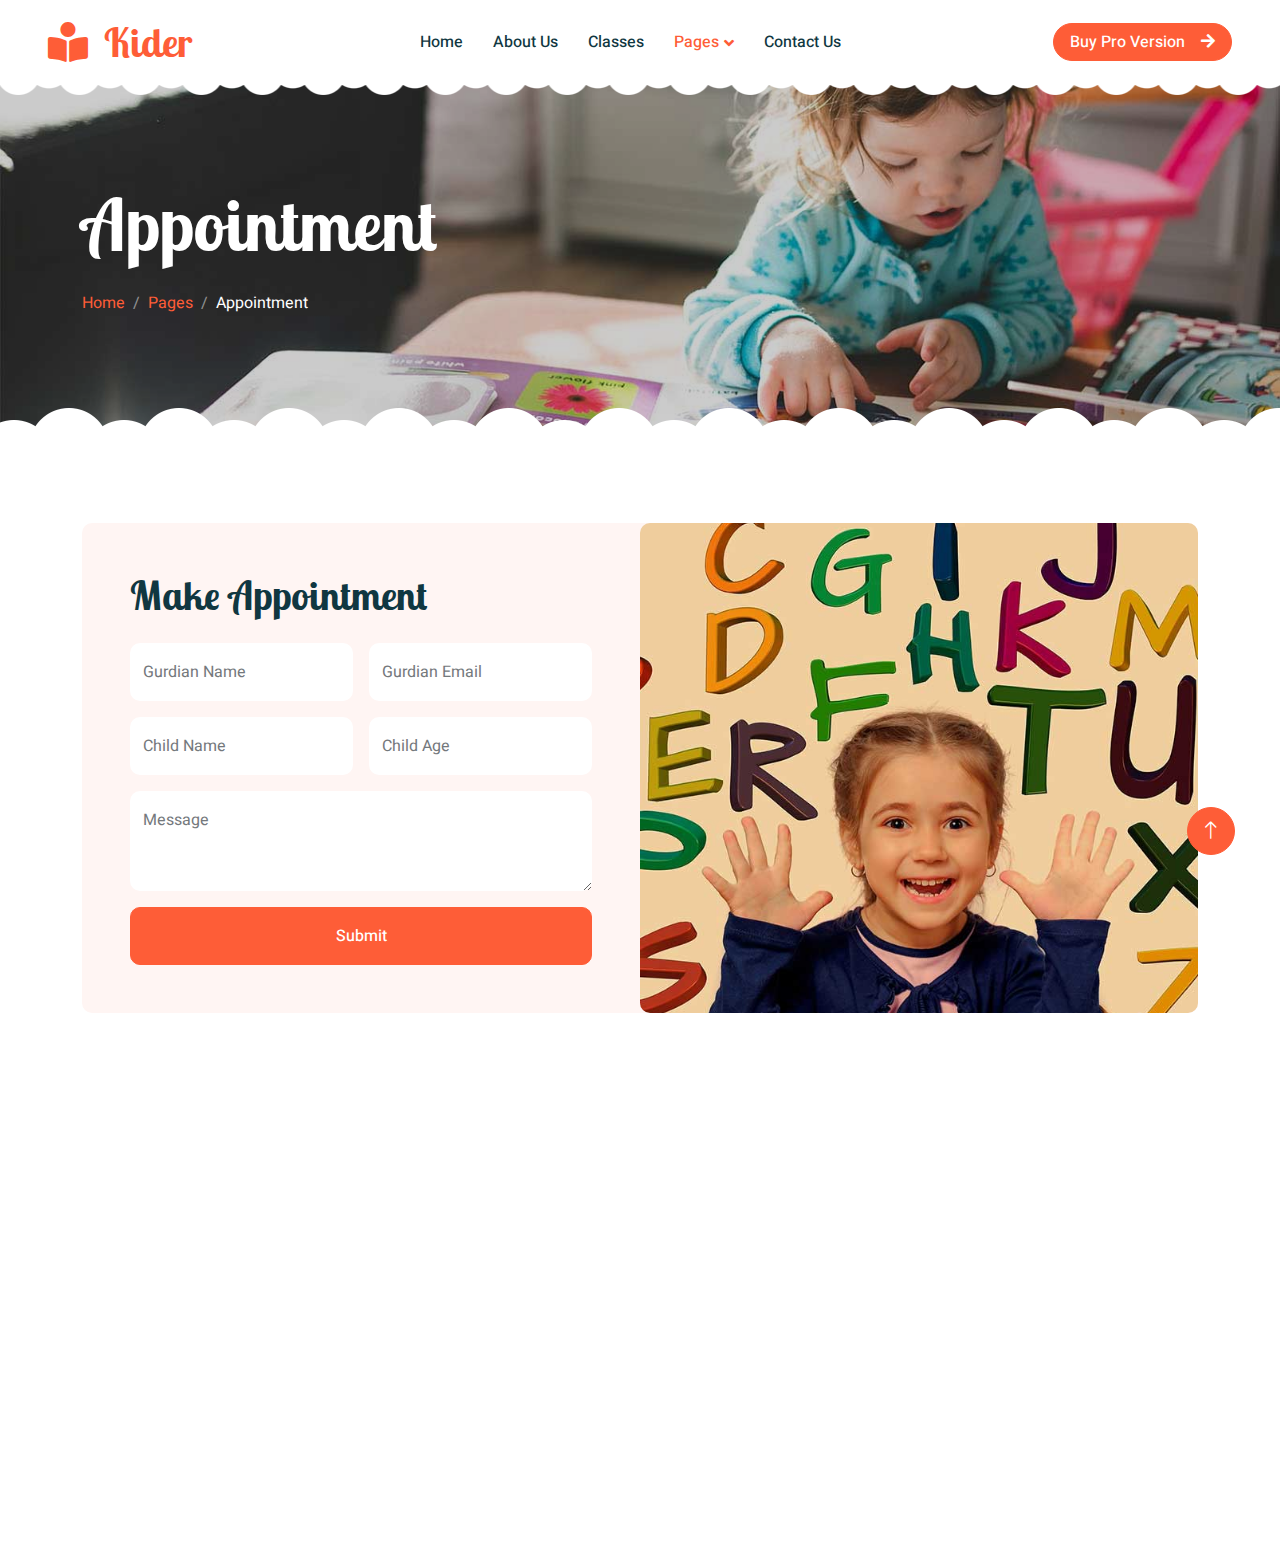
<file: appointment.html>
<!DOCTYPE html>
<html lang="en">

<head>
    <meta charset="utf-8">
    <title>Kider - Preschool Website Template</title>
    <meta content="width=device-width, initial-scale=1.0" name="viewport">
    <meta content="" name="keywords">
    <meta content="" name="description">

    <!-- Favicon -->
    <link href="img/favicon.ico" rel="icon">

    <!-- Google Web Fonts -->
    <link rel="preconnect" href="https://fonts.googleapis.com">
    <link rel="preconnect" href="https://fonts.gstatic.com" crossorigin>
    <link href="https://fonts.googleapis.com/css2?family=Heebo:wght@400;500;600&family=Inter:wght@600&family=Lobster+Two:wght@700&display=swap" rel="stylesheet">
    
    <!-- Icon Font Stylesheet -->
    <link href="https://cdnjs.cloudflare.com/ajax/libs/font-awesome/5.10.0/css/all.min.css" rel="stylesheet">
    <link href="https://cdn.jsdelivr.net/npm/bootstrap-icons@1.4.1/font/bootstrap-icons.css" rel="stylesheet">

    <!-- Libraries Stylesheet -->
    <link href="lib/animate/animate.min.css" rel="stylesheet">
    <link href="lib/owlcarousel/assets/owl.carousel.min.css" rel="stylesheet">

    <!-- Customized Bootstrap Stylesheet -->
    <link href="css/bootstrap.min.css" rel="stylesheet">

    <!-- Template Stylesheet -->
    <link href="css/style.css" rel="stylesheet">
</head>

<body>
    <div class="container-fluid bg-white p-0">
        <!-- Spinner Start -->
        <div id="spinner" class="show bg-white position-fixed translate-middle w-100 vh-100 top-50 start-50 d-flex align-items-center justify-content-center">
            <div class="spinner-border text-primary" style="width: 3rem; height: 3rem;" role="status">
                <span class="sr-only">Loading...</span>
            </div>
        </div>
        <!-- Spinner End -->


        <!-- Navbar Start -->
        <nav class="navbar navbar-expand-lg bg-white navbar-light sticky-top px-4 px-lg-5 py-lg-0">
            <a href="index.html" class="navbar-brand">
                <h1 class="m-0 text-primary"><i class="fa fa-book-reader me-3"></i>Kider</h1>
            </a>
            <button type="button" class="navbar-toggler" data-bs-toggle="collapse" data-bs-target="#navbarCollapse">
                <span class="navbar-toggler-icon"></span>
            </button>
            <div class="collapse navbar-collapse" id="navbarCollapse">
                <div class="navbar-nav mx-auto">
                    <a href="index.html" class="nav-item nav-link">Home</a>
                    <a href="about.html" class="nav-item nav-link">About Us</a>
                    <a href="classes.html" class="nav-item nav-link">Classes</a>
                    <div class="nav-item dropdown">
                        <a href="#" class="nav-link dropdown-toggle active" data-bs-toggle="dropdown">Pages</a>
                        <div class="dropdown-menu rounded-0 rounded-bottom border-0 shadow-sm m-0">
                            <a href="team.html" class="dropdown-item">Popular Teachers</a>
                            <a href="call-to-action.html" class="dropdown-item">Become A Teachers</a>
                            <a href="appointment.html" class="dropdown-item active">Make Appointment</a>
                        </div>
                    </div>
                    <a href="contact.html" class="nav-item nav-link">Contact Us</a>
                </div>
                <a href="https://htmlcodex.com/downloading/?item=2270" class="btn btn-primary rounded-pill px-3 d-none d-lg-block">Buy Pro Version<i class="fa fa-arrow-right ms-3"></i></a>
            </div>
        </nav>
        <!-- Navbar End -->


        <!-- Page Header End -->
        <div class="container-fluid py-5 page-header position-relative mb-5">
            <div class="container py-5">
                <h1 class="display-2 text-white animated slideInDown mb-4">Appointment</h1>
                <nav aria-label="breadcrumb animated slideInDown">
                    <ol class="breadcrumb">
                        <li class="breadcrumb-item"><a href="#">Home</a></li>
                        <li class="breadcrumb-item"><a href="#">Pages</a></li>
                        <li class="breadcrumb-item text-white active" aria-current="page">Appointment</li>
                    </ol>
                </nav>
            </div>
        </div>
        <!-- Page Header End -->


        <!-- Appointment Start -->
        <div class="container-fluid py-5">
            <div class="container">
                <div class="bg-light rounded">
                    <div class="row g-0">
                        <div class="col-lg-6 wow fadeIn" data-wow-delay="0.1s">
                            <div class="h-100 d-flex flex-column justify-content-center p-5">
                                <h1 class="mb-4">Make Appointment</h1>
                                <form>
                                    <div class="row g-3">
                                        <div class="col-sm-6">
                                            <div class="form-floating">
                                                <input type="text" class="form-control border-0" id="gname" placeholder="Gurdian Name">
                                                <label for="gname">Gurdian Name</label>
                                            </div>
                                        </div>
                                        <div class="col-sm-6">
                                            <div class="form-floating">
                                                <input type="email" class="form-control border-0" id="gmail" placeholder="Gurdian Email">
                                                <label for="gmail">Gurdian Email</label>
                                            </div>
                                        </div>
                                        <div class="col-sm-6">
                                            <div class="form-floating">
                                                <input type="text" class="form-control border-0" id="cname" placeholder="Child Name">
                                                <label for="cname">Child Name</label>
                                            </div>
                                        </div>
                                        <div class="col-sm-6">
                                            <div class="form-floating">
                                                <input type="text" class="form-control border-0" id="cage" placeholder="Child Age">
                                                <label for="cage">Child Age</label>
                                            </div>
                                        </div>
                                        <div class="col-12">
                                            <div class="form-floating">
                                                <textarea class="form-control border-0" placeholder="Leave a message here" id="message" style="height: 100px"></textarea>
                                                <label for="message">Message</label>
                                            </div>
                                        </div>
                                        <div class="col-12">
                                            <button class="btn btn-primary w-100 py-3" type="submit">Submit</button>
                                        </div>
                                    </div>
                                </form>
                            </div>
                        </div>
                        <div class="col-lg-6 wow fadeIn" data-wow-delay="0.5s" style="min-height: 400px;">
                            <div class="position-relative h-100">
                                <img class="position-absolute w-100 h-100 rounded" src="img/appointment.jpg" style="object-fit: cover;">
                            </div>
                        </div>
                    </div>
                </div>
            </div>
        </div>
        <!-- Appointment End -->


        <!-- Footer Start -->
        <div class="container-fluid bg-dark text-white-50 footer pt-5 mt-5 wow fadeIn" data-wow-delay="0.1s">
            <div class="container py-5">
                <div class="row g-5">
                    <div class="col-lg-3 col-md-6">
                        <h3 class="text-white mb-4">Get In Touch</h3>
                        <p class="mb-2"><i class="fa fa-map-marker-alt me-3"></i>123 Street, New York, USA</p>
                        <p class="mb-2"><i class="fa fa-phone-alt me-3"></i>+012 345 67890</p>
                        <p class="mb-2"><i class="fa fa-envelope me-3"></i>info@example.com</p>
                        <div class="d-flex pt-2">
                            <a class="btn btn-outline-light btn-social" href=""><i class="fab fa-twitter"></i></a>
                            <a class="btn btn-outline-light btn-social" href=""><i class="fab fa-facebook-f"></i></a>
                            <a class="btn btn-outline-light btn-social" href=""><i class="fab fa-youtube"></i></a>
                            <a class="btn btn-outline-light btn-social" href=""><i class="fab fa-linkedin-in"></i></a>
                        </div>
                    </div>
                    <div class="col-lg-3 col-md-6">
                        <h3 class="text-white mb-4">Quick Links</h3>
                        <a class="btn btn-link text-white-50" href="">About Us</a>
                        <a class="btn btn-link text-white-50" href="">Contact Us</a>
                        <a class="btn btn-link text-white-50" href="">Our Services</a>
                        <a class="btn btn-link text-white-50" href="">Privacy Policy</a>
                        <a class="btn btn-link text-white-50" href="">Terms & Condition</a>
                    </div>
                    <div class="col-lg-3 col-md-6">
                        <h3 class="text-white mb-4">Photo Gallery</h3>
                        <div class="row g-2 pt-2">
                            <div class="col-4">
                                <img class="img-fluid rounded bg-light p-1" src="img/classes-1.jpg" alt="">
                            </div>
                            <div class="col-4">
                                <img class="img-fluid rounded bg-light p-1" src="img/classes-2.jpg" alt="">
                            </div>
                            <div class="col-4">
                                <img class="img-fluid rounded bg-light p-1" src="img/classes-3.jpg" alt="">
                            </div>
                            <div class="col-4">
                                <img class="img-fluid rounded bg-light p-1" src="img/classes-4.jpg" alt="">
                            </div>
                            <div class="col-4">
                                <img class="img-fluid rounded bg-light p-1" src="img/classes-5.jpg" alt="">
                            </div>
                            <div class="col-4">
                                <img class="img-fluid rounded bg-light p-1" src="img/classes-6.jpg" alt="">
                            </div>
                        </div>
                    </div>
                    <div class="col-lg-3 col-md-6">
                        <h3 class="text-white mb-4">Newsletter</h3>
                        <p>Dolor amet sit justo amet elitr clita ipsum elitr est.</p>
                        <div class="position-relative mx-auto" style="max-width: 400px;">
                            <input class="form-control bg-transparent w-100 py-3 ps-4 pe-5" type="text" placeholder="Your email">
                            <button type="button" class="btn btn-primary py-2 position-absolute top-0 end-0 mt-2 me-2">SignUp</button>
                        </div>
                    </div>
                </div>
            </div>
            <div class="container">
                <div class="copyright">
                    <div class="row">
                        <div class="col-md-6 text-center text-md-start mb-3 mb-md-0">
                            &copy; <a class="border-bottom" href="#">Your Site Name</a>, All Right Reserved. 
							
							<!--/*** The author’s attribution link must remain intact in the template. ***/-->
                            <!--/*** If you wish to remove this credit link, please purchase the Pro Version . ***/-->
                            Designed By <a class="border-bottom" href="https://htmlcodex.com">HTML Codex</a>
                        </div>
                        <div class="col-md-6 text-center text-md-end">
                            <div class="footer-menu">
                                <a href="">Home</a>
                                <a href="">Cookies</a>
                                <a href="">Help</a>
                                <a href="">FQAs</a>
                            </div>
                        </div>
                    </div>
                </div>
            </div>
        </div>
        <!-- Footer End -->


        <!-- Back to Top -->
        <a href="#" class="btn btn-lg btn-primary btn-lg-square back-to-top"><i class="bi bi-arrow-up"></i></a>
    </div>

    <!-- JavaScript Libraries -->
    <script src="https://code.jquery.com/jquery-3.4.1.min.js"></script>
    <script src="https://cdn.jsdelivr.net/npm/bootstrap@5.0.0/dist/js/bootstrap.bundle.min.js"></script>
    <script src="lib/wow/wow.min.js"></script>
    <script src="lib/easing/easing.min.js"></script>
    <script src="lib/waypoints/waypoints.min.js"></script>
    <script src="lib/owlcarousel/owl.carousel.min.js"></script>

    <!-- Template Javascript -->
    <script src="js/main.js"></script>
</body>

</html>
</file>
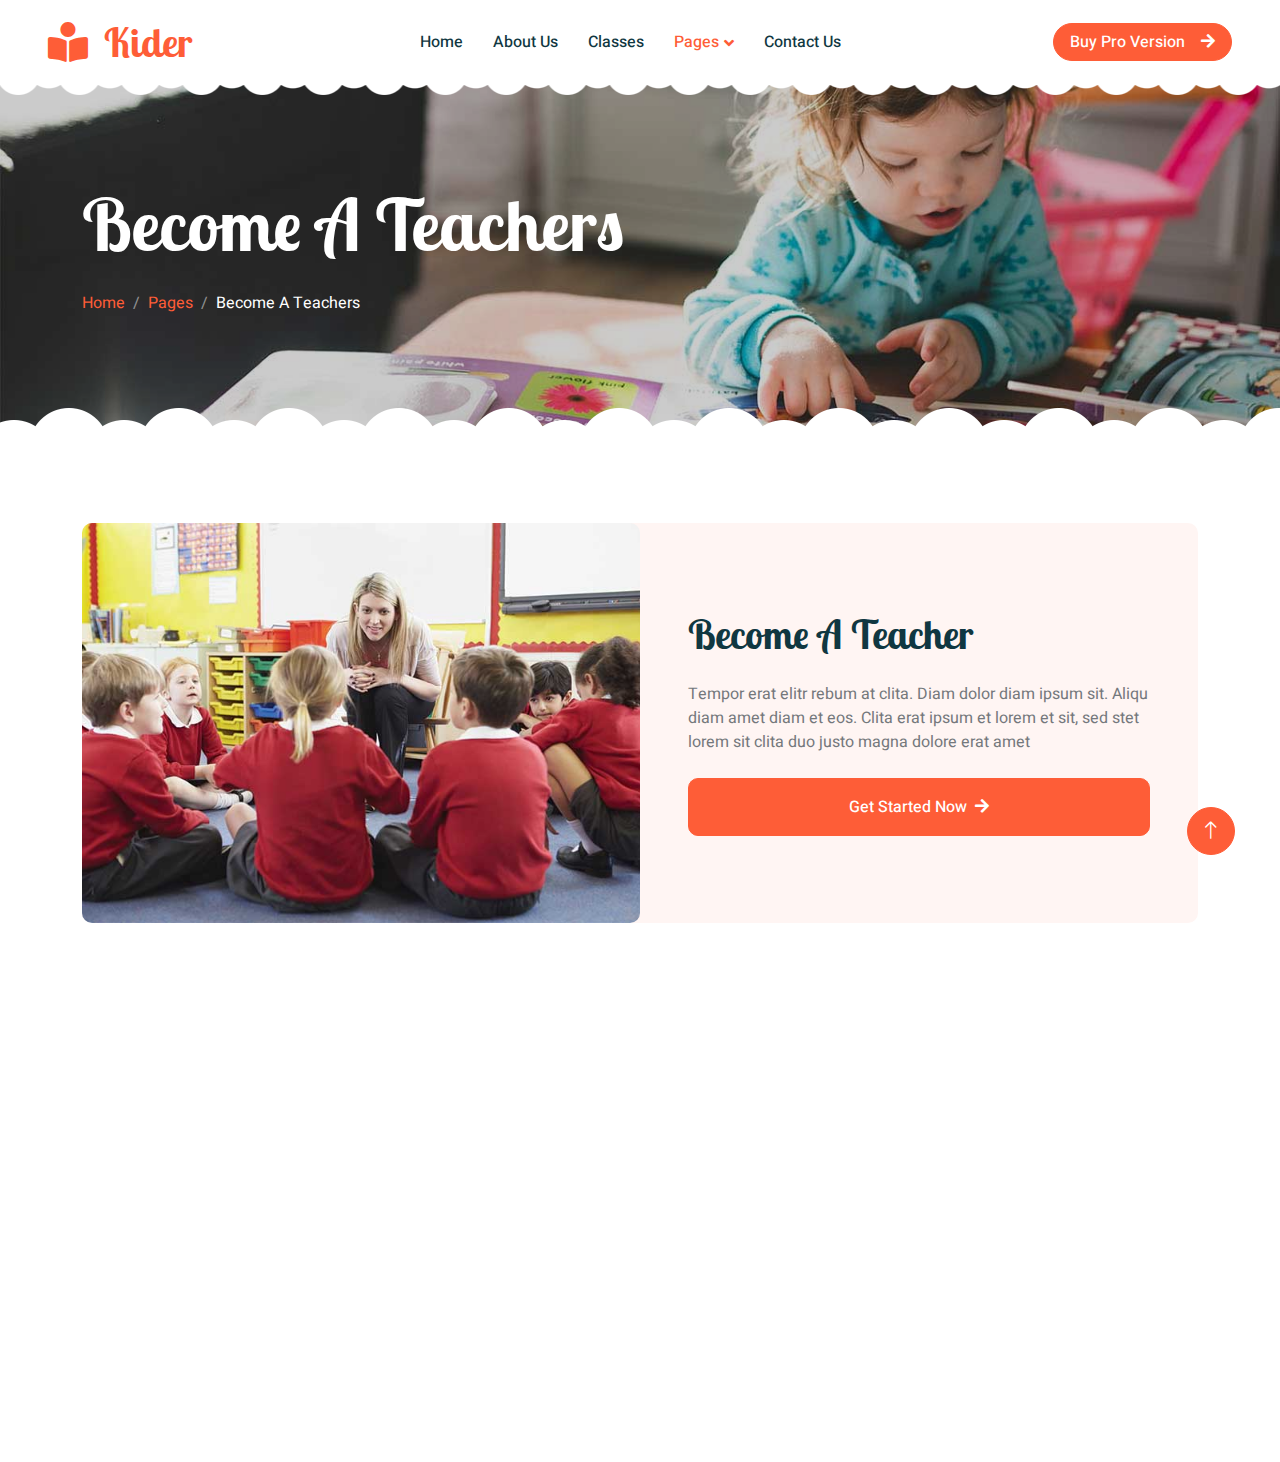
<file: call-to-action.html>
<!DOCTYPE html>
<html lang="en">

<head>
    <meta charset="utf-8">
    <title>Kider - Preschool Website Template</title>
    <meta content="width=device-width, initial-scale=1.0" name="viewport">
    <meta content="" name="keywords">
    <meta content="" name="description">

    <!-- Favicon -->
    <link href="img/favicon.ico" rel="icon">

    <!-- Google Web Fonts -->
    <link rel="preconnect" href="https://fonts.googleapis.com">
    <link rel="preconnect" href="https://fonts.gstatic.com" crossorigin>
    <link href="https://fonts.googleapis.com/css2?family=Heebo:wght@400;500;600&family=Inter:wght@600&family=Lobster+Two:wght@700&display=swap" rel="stylesheet">
    
    <!-- Icon Font Stylesheet -->
    <link href="https://cdnjs.cloudflare.com/ajax/libs/font-awesome/5.10.0/css/all.min.css" rel="stylesheet">
    <link href="https://cdn.jsdelivr.net/npm/bootstrap-icons@1.4.1/font/bootstrap-icons.css" rel="stylesheet">

    <!-- Libraries Stylesheet -->
    <link href="lib/animate/animate.min.css" rel="stylesheet">
    <link href="lib/owlcarousel/assets/owl.carousel.min.css" rel="stylesheet">

    <!-- Customized Bootstrap Stylesheet -->
    <link href="css/bootstrap.min.css" rel="stylesheet">

    <!-- Template Stylesheet -->
    <link href="css/style.css" rel="stylesheet">
</head>

<body>
    <div class="container-fluid bg-white p-0">
        <!-- Spinner Start -->
        <div id="spinner" class="show bg-white position-fixed translate-middle w-100 vh-100 top-50 start-50 d-flex align-items-center justify-content-center">
            <div class="spinner-border text-primary" style="width: 3rem; height: 3rem;" role="status">
                <span class="sr-only">Loading...</span>
            </div>
        </div>
        <!-- Spinner End -->


        <!-- Navbar Start -->
        <nav class="navbar navbar-expand-lg bg-white navbar-light sticky-top px-4 px-lg-5 py-lg-0">
            <a href="index.html" class="navbar-brand">
                <h1 class="m-0 text-primary"><i class="fa fa-book-reader me-3"></i>Kider</h1>
            </a>
            <button type="button" class="navbar-toggler" data-bs-toggle="collapse" data-bs-target="#navbarCollapse">
                <span class="navbar-toggler-icon"></span>
            </button>
            <div class="collapse navbar-collapse" id="navbarCollapse">
                <div class="navbar-nav mx-auto">
                    <a href="index.html" class="nav-item nav-link">Home</a>
                    <a href="about.html" class="nav-item nav-link">About Us</a>
                    <a href="classes.html" class="nav-item nav-link">Classes</a>
                    <div class="nav-item dropdown">
                        <a href="#" class="nav-link dropdown-toggle active" data-bs-toggle="dropdown">Pages</a>
                        <div class="dropdown-menu rounded-0 rounded-bottom border-0 shadow-sm m-0">
                            <a href="team.html" class="dropdown-item">Popular Teachers</a>
                            <a href="call-to-action.html" class="dropdown-item active">Become A Teachers</a>
                            <a href="appointment.html" class="dropdown-item">Make Appointment</a>
                        </div>
                    </div>
                    <a href="contact.html" class="nav-item nav-link">Contact Us</a>
                </div>
                <a href="https://htmlcodex.com/downloading/?item=2270" class="btn btn-primary rounded-pill px-3 d-none d-lg-block">Buy Pro Version<i class="fa fa-arrow-right ms-3"></i></a>
            </div>
        </nav>
        <!-- Navbar End -->


        <!-- Page Header End -->
        <div class="container-fluid py-5 page-header position-relative mb-5">
            <div class="container py-5">
                <h1 class="display-2 text-white animated slideInDown mb-4">Become A Teachers</h1>
                <nav aria-label="breadcrumb animated slideInDown">
                    <ol class="breadcrumb">
                        <li class="breadcrumb-item"><a href="#">Home</a></li>
                        <li class="breadcrumb-item"><a href="#">Pages</a></li>
                        <li class="breadcrumb-item text-white active" aria-current="page">Become A Teachers</li>
                    </ol>
                </nav>
            </div>
        </div>
        <!-- Page Header End -->


        <!-- Call To Action Start -->
        <div class="container-fluid py-5">
            <div class="container">
                <div class="bg-light rounded">
                    <div class="row g-0">
                        <div class="col-lg-6 wow fadeIn" data-wow-delay="0.1s" style="min-height: 400px;">
                            <div class="position-relative h-100">
                                <img class="position-absolute w-100 h-100 rounded" src="img/call-to-action.jpg" style="object-fit: cover;">
                            </div>
                        </div>
                        <div class="col-lg-6 wow fadeIn" data-wow-delay="0.5s">
                            <div class="h-100 d-flex flex-column justify-content-center p-5">
                                <h1 class="mb-4">Become A Teacher</h1>
                                <p class="mb-4">Tempor erat elitr rebum at clita. Diam dolor diam ipsum sit. Aliqu diam amet diam et eos.
                                    Clita erat ipsum et lorem et sit, sed stet lorem sit clita duo justo magna dolore erat amet
                                </p>
                                <a class="btn btn-primary py-3 px-5" href="">Get Started Now<i class="fa fa-arrow-right ms-2"></i></a>
                            </div>
                        </div>
                    </div>
                </div>
            </div>
        </div>
        <!-- Call To Action End -->


        <!-- Footer Start -->
        <div class="container-fluid bg-dark text-white-50 footer pt-5 mt-5 wow fadeIn" data-wow-delay="0.1s">
            <div class="container py-5">
                <div class="row g-5">
                    <div class="col-lg-3 col-md-6">
                        <h3 class="text-white mb-4">Get In Touch</h3>
                        <p class="mb-2"><i class="fa fa-map-marker-alt me-3"></i>123 Street, New York, USA</p>
                        <p class="mb-2"><i class="fa fa-phone-alt me-3"></i>+012 345 67890</p>
                        <p class="mb-2"><i class="fa fa-envelope me-3"></i>info@example.com</p>
                        <div class="d-flex pt-2">
                            <a class="btn btn-outline-light btn-social" href=""><i class="fab fa-twitter"></i></a>
                            <a class="btn btn-outline-light btn-social" href=""><i class="fab fa-facebook-f"></i></a>
                            <a class="btn btn-outline-light btn-social" href=""><i class="fab fa-youtube"></i></a>
                            <a class="btn btn-outline-light btn-social" href=""><i class="fab fa-linkedin-in"></i></a>
                        </div>
                    </div>
                    <div class="col-lg-3 col-md-6">
                        <h3 class="text-white mb-4">Quick Links</h3>
                        <a class="btn btn-link text-white-50" href="">About Us</a>
                        <a class="btn btn-link text-white-50" href="">Contact Us</a>
                        <a class="btn btn-link text-white-50" href="">Our Services</a>
                        <a class="btn btn-link text-white-50" href="">Privacy Policy</a>
                        <a class="btn btn-link text-white-50" href="">Terms & Condition</a>
                    </div>
                    <div class="col-lg-3 col-md-6">
                        <h3 class="text-white mb-4">Photo Gallery</h3>
                        <div class="row g-2 pt-2">
                            <div class="col-4">
                                <img class="img-fluid rounded bg-light p-1" src="img/classes-1.jpg" alt="">
                            </div>
                            <div class="col-4">
                                <img class="img-fluid rounded bg-light p-1" src="img/classes-2.jpg" alt="">
                            </div>
                            <div class="col-4">
                                <img class="img-fluid rounded bg-light p-1" src="img/classes-3.jpg" alt="">
                            </div>
                            <div class="col-4">
                                <img class="img-fluid rounded bg-light p-1" src="img/classes-4.jpg" alt="">
                            </div>
                            <div class="col-4">
                                <img class="img-fluid rounded bg-light p-1" src="img/classes-5.jpg" alt="">
                            </div>
                            <div class="col-4">
                                <img class="img-fluid rounded bg-light p-1" src="img/classes-6.jpg" alt="">
                            </div>
                        </div>
                    </div>
                    <div class="col-lg-3 col-md-6">
                        <h3 class="text-white mb-4">Newsletter</h3>
                        <p>Dolor amet sit justo amet elitr clita ipsum elitr est.</p>
                        <div class="position-relative mx-auto" style="max-width: 400px;">
                            <input class="form-control bg-transparent w-100 py-3 ps-4 pe-5" type="text" placeholder="Your email">
                            <button type="button" class="btn btn-primary py-2 position-absolute top-0 end-0 mt-2 me-2">SignUp</button>
                        </div>
                    </div>
                </div>
            </div>
            <div class="container">
                <div class="copyright">
                    <div class="row">
                        <div class="col-md-6 text-center text-md-start mb-3 mb-md-0">
                            &copy; <a class="border-bottom" href="#">Your Site Name</a>, All Right Reserved. 
							
							<!--/*** The author’s attribution link must remain intact in the template. ***/-->
                            <!--/*** If you wish to remove this credit link, please purchase the Pro Version . ***/-->
                            Designed By <a class="border-bottom" href="https://htmlcodex.com">HTML Codex</a>
                        </div>
                        <div class="col-md-6 text-center text-md-end">
                            <div class="footer-menu">
                                <a href="">Home</a>
                                <a href="">Cookies</a>
                                <a href="">Help</a>
                                <a href="">FQAs</a>
                            </div>
                        </div>
                    </div>
                </div>
            </div>
        </div>
        <!-- Footer End -->


        <!-- Back to Top -->
        <a href="#" class="btn btn-lg btn-primary btn-lg-square back-to-top"><i class="bi bi-arrow-up"></i></a>
    </div>

    <!-- JavaScript Libraries -->
    <script src="https://code.jquery.com/jquery-3.4.1.min.js"></script>
    <script src="https://cdn.jsdelivr.net/npm/bootstrap@5.0.0/dist/js/bootstrap.bundle.min.js"></script>
    <script src="lib/wow/wow.min.js"></script>
    <script src="lib/easing/easing.min.js"></script>
    <script src="lib/waypoints/waypoints.min.js"></script>
    <script src="lib/owlcarousel/owl.carousel.min.js"></script>

    <!-- Template Javascript -->
    <script src="js/main.js"></script>
</body>

</html>
</file>
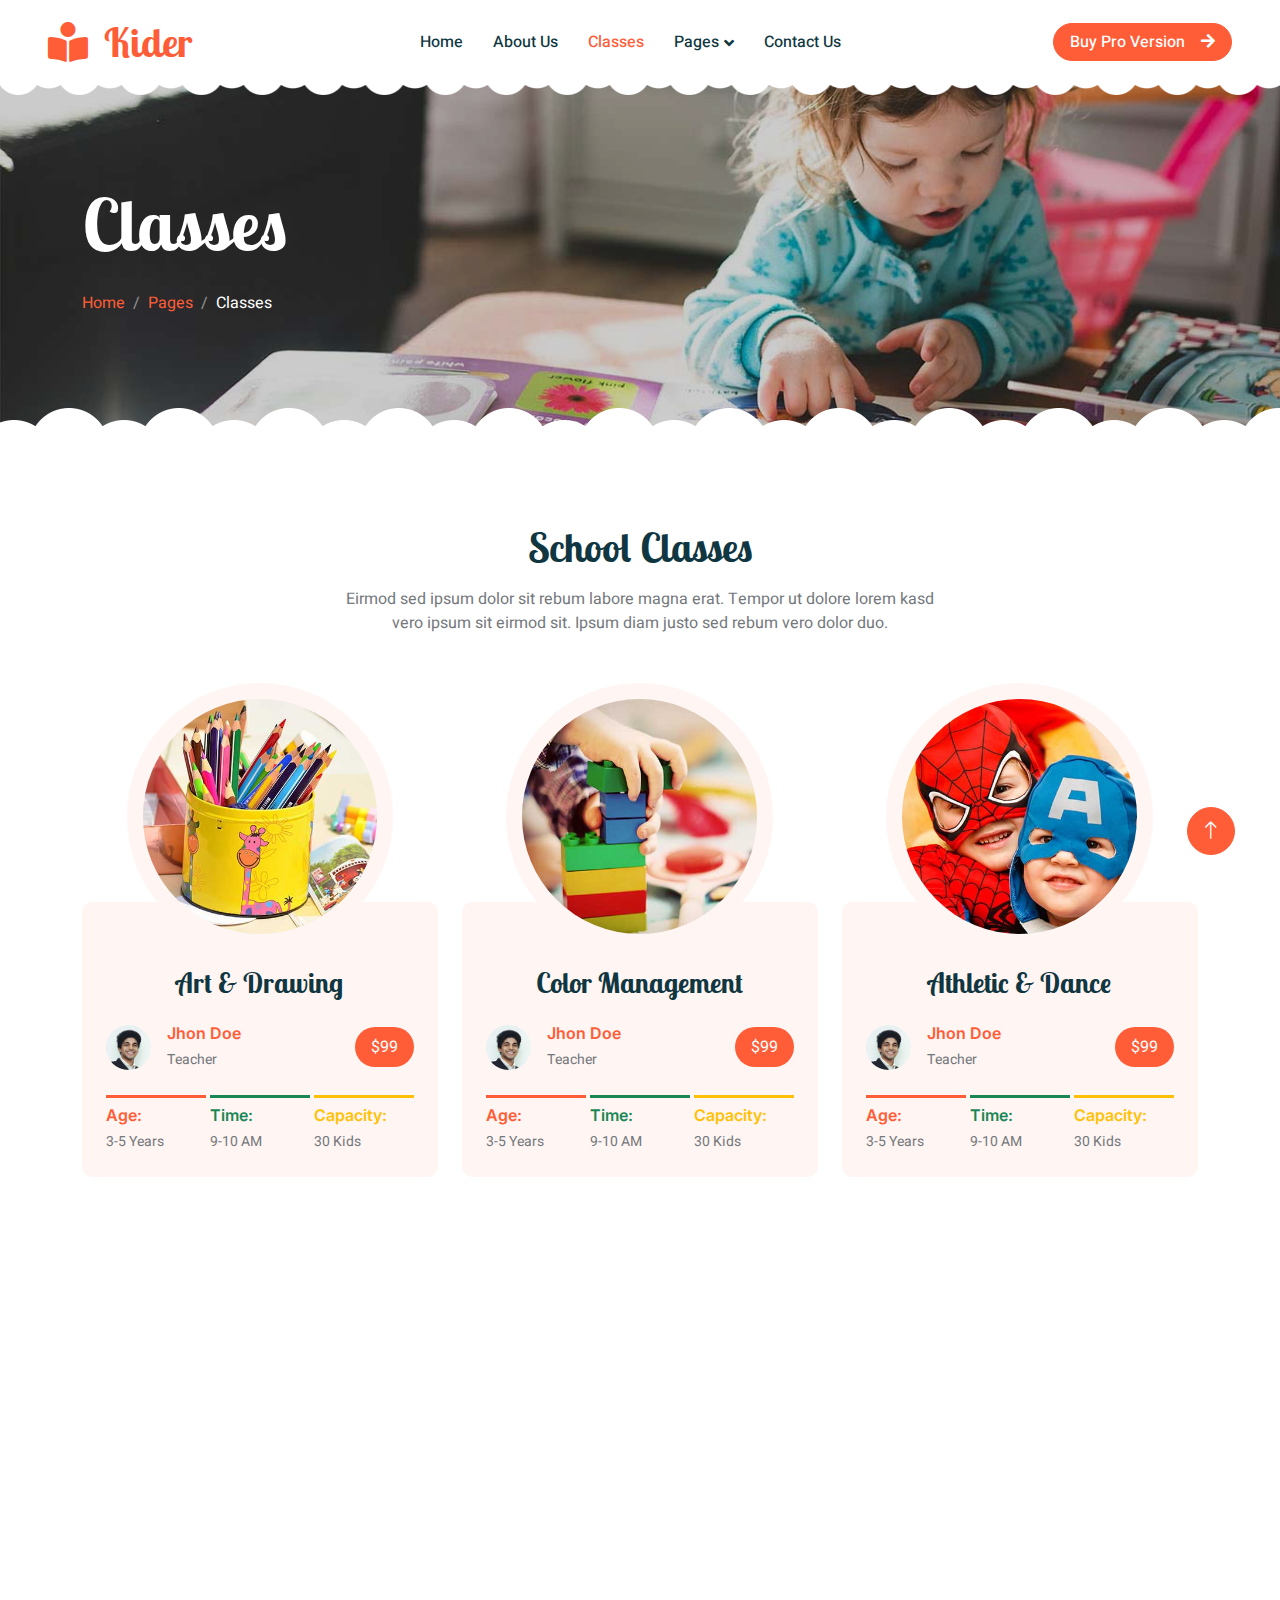
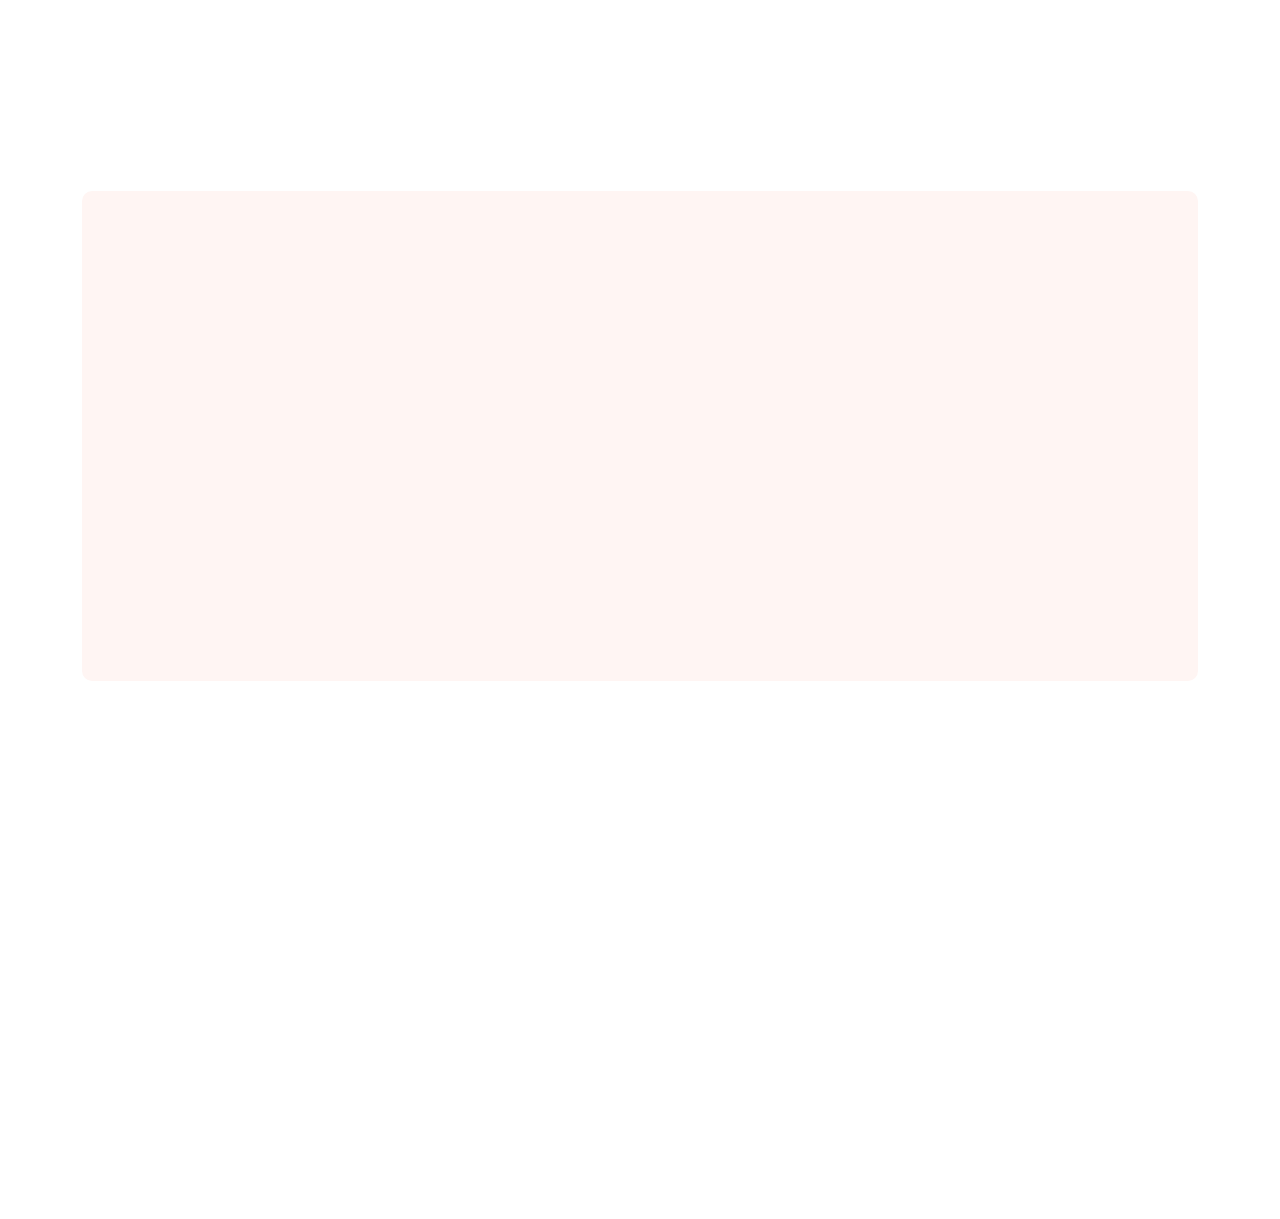
<file: classes.html>
<!DOCTYPE html>
<html lang="en">

<head>
    <meta charset="utf-8">
    <title>Kider - Preschool Website Template</title>
    <meta content="width=device-width, initial-scale=1.0" name="viewport">
    <meta content="" name="keywords">
    <meta content="" name="description">

    <!-- Favicon -->
    <link href="img/favicon.ico" rel="icon">

    <!-- Google Web Fonts -->
    <link rel="preconnect" href="https://fonts.googleapis.com">
    <link rel="preconnect" href="https://fonts.gstatic.com" crossorigin>
    <link href="https://fonts.googleapis.com/css2?family=Heebo:wght@400;500;600&family=Inter:wght@600&family=Lobster+Two:wght@700&display=swap" rel="stylesheet">
    
    <!-- Icon Font Stylesheet -->
    <link href="https://cdnjs.cloudflare.com/ajax/libs/font-awesome/5.10.0/css/all.min.css" rel="stylesheet">
    <link href="https://cdn.jsdelivr.net/npm/bootstrap-icons@1.4.1/font/bootstrap-icons.css" rel="stylesheet">

    <!-- Libraries Stylesheet -->
    <link href="lib/animate/animate.min.css" rel="stylesheet">
    <link href="lib/owlcarousel/assets/owl.carousel.min.css" rel="stylesheet">

    <!-- Customized Bootstrap Stylesheet -->
    <link href="css/bootstrap.min.css" rel="stylesheet">

    <!-- Template Stylesheet -->
    <link href="css/style.css" rel="stylesheet">
</head>

<body>
    <div class="container-fluid bg-white p-0">
        <!-- Spinner Start -->
        <div id="spinner" class="show bg-white position-fixed translate-middle w-100 vh-100 top-50 start-50 d-flex align-items-center justify-content-center">
            <div class="spinner-border text-primary" style="width: 3rem; height: 3rem;" role="status">
                <span class="sr-only">Loading...</span>
            </div>
        </div>
        <!-- Spinner End -->


        <!-- Navbar Start -->
        <nav class="navbar navbar-expand-lg bg-white navbar-light sticky-top px-4 px-lg-5 py-lg-0">
            <a href="index.html" class="navbar-brand">
                <h1 class="m-0 text-primary"><i class="fa fa-book-reader me-3"></i>Kider</h1>
            </a>
            <button type="button" class="navbar-toggler" data-bs-toggle="collapse" data-bs-target="#navbarCollapse">
                <span class="navbar-toggler-icon"></span>
            </button>
            <div class="collapse navbar-collapse" id="navbarCollapse">
                <div class="navbar-nav mx-auto">
                    <a href="index.html" class="nav-item nav-link">Home</a>
                    <a href="about.html" class="nav-item nav-link">About Us</a>
                    <a href="classes.html" class="nav-item nav-link active">Classes</a>
                    <div class="nav-item dropdown">
                        <a href="#" class="nav-link dropdown-toggle" data-bs-toggle="dropdown">Pages</a>
                        <div class="dropdown-menu rounded-0 rounded-bottom border-0 shadow-sm m-0">
                            <a href="team.html" class="dropdown-item">Popular Teachers</a>
                            <a href="call-to-action.html" class="dropdown-item">Become A Teachers</a>
                            <a href="appointment.html" class="dropdown-item">Make Appointment</a>
                        </div>
                    </div>
                    <a href="contact.html" class="nav-item nav-link">Contact Us</a>
                </div>
                <a href="https://htmlcodex.com/downloading/?item=2270" class="btn btn-primary rounded-pill px-3 d-none d-lg-block">Buy Pro Version<i class="fa fa-arrow-right ms-3"></i></a>
            </div>
        </nav>
        <!-- Navbar End -->


        <!-- Page Header End -->
        <div class="container-fluid py-5 page-header position-relative mb-5">
            <div class="container py-5">
                <h1 class="display-2 text-white animated slideInDown mb-4">Classes</h1>
                <nav aria-label="breadcrumb animated slideInDown">
                    <ol class="breadcrumb">
                        <li class="breadcrumb-item"><a href="#">Home</a></li>
                        <li class="breadcrumb-item"><a href="#">Pages</a></li>
                        <li class="breadcrumb-item text-white active" aria-current="page">Classes</li>
                    </ol>
                </nav>
            </div>
        </div>
        <!-- Page Header End -->


        <!-- Classes Start -->
        <div class="container-fluid py-5">
            <div class="container">
                <div class="text-center mx-auto mb-5 wow fadeInUp" data-wow-delay="0.1s" style="max-width: 600px;">
                    <h1 class="mb-3">School Classes</h1>
                    <p>Eirmod sed ipsum dolor sit rebum labore magna erat. Tempor ut dolore lorem kasd vero ipsum sit eirmod sit. Ipsum diam justo sed rebum vero dolor duo.</p>
                </div>
                <div class="row g-4">
                    <div class="col-lg-4 col-md-6 wow fadeInUp" data-wow-delay="0.1s">
                        <div class="classes-item">
                            <div class="bg-light rounded-circle w-75 mx-auto p-3">
                                <img class="img-fluid rounded-circle" src="img/classes-1.jpg" alt="">
                            </div>
                            <div class="bg-light rounded p-4 pt-5 mt-n5">
                                <a class="d-block text-center h3 mt-3 mb-4" href="">Art & Drawing</a>
                                <div class="d-flex align-items-center justify-content-between mb-4">
                                    <div class="d-flex align-items-center">
                                        <img class="rounded-circle flex-shrink-0" src="img/user.jpg" alt="" style="width: 45px; height: 45px;">
                                        <div class="ms-3">
                                            <h6 class="text-primary mb-1">Jhon Doe</h6>
                                            <small>Teacher</small>
                                        </div>
                                    </div>
                                    <span class="bg-primary text-white rounded-pill py-2 px-3" href="">$99</span>
                                </div>
                                <div class="row g-1">
                                    <div class="col-4">
                                        <div class="border-top border-3 border-primary pt-2">
                                            <h6 class="text-primary mb-1">Age:</h6>
                                            <small>3-5 Years</small>
                                        </div>
                                    </div>
                                    <div class="col-4">
                                        <div class="border-top border-3 border-success pt-2">
                                            <h6 class="text-success mb-1">Time:</h6>
                                            <small>9-10 AM</small>
                                        </div>
                                    </div>
                                    <div class="col-4">
                                        <div class="border-top border-3 border-warning pt-2">
                                            <h6 class="text-warning mb-1">Capacity:</h6>
                                            <small>30 Kids</small>
                                        </div>
                                    </div>
                                </div>
                            </div>
                        </div>
                    </div>
                    <div class="col-lg-4 col-md-6 wow fadeInUp" data-wow-delay="0.3s">
                        <div class="classes-item">
                            <div class="bg-light rounded-circle w-75 mx-auto p-3">
                                <img class="img-fluid rounded-circle" src="img/classes-2.jpg" alt="">
                            </div>
                            <div class="bg-light rounded p-4 pt-5 mt-n5">
                                <a class="d-block text-center h3 mt-3 mb-4" href="">Color Management</a>
                                <div class="d-flex align-items-center justify-content-between mb-4">
                                    <div class="d-flex align-items-center">
                                        <img class="rounded-circle flex-shrink-0" src="img/user.jpg" alt="" style="width: 45px; height: 45px;">
                                        <div class="ms-3">
                                            <h6 class="text-primary mb-1">Jhon Doe</h6>
                                            <small>Teacher</small>
                                        </div>
                                    </div>
                                    <span class="bg-primary text-white rounded-pill py-2 px-3" href="">$99</span>
                                </div>
                                <div class="row g-1">
                                    <div class="col-4">
                                        <div class="border-top border-3 border-primary pt-2">
                                            <h6 class="text-primary mb-1">Age:</h6>
                                            <small>3-5 Years</small>
                                        </div>
                                    </div>
                                    <div class="col-4">
                                        <div class="border-top border-3 border-success pt-2">
                                            <h6 class="text-success mb-1">Time:</h6>
                                            <small>9-10 AM</small>
                                        </div>
                                    </div>
                                    <div class="col-4">
                                        <div class="border-top border-3 border-warning pt-2">
                                            <h6 class="text-warning mb-1">Capacity:</h6>
                                            <small>30 Kids</small>
                                        </div>
                                    </div>
                                </div>
                            </div>
                        </div>
                    </div>
                    <div class="col-lg-4 col-md-6 wow fadeInUp" data-wow-delay="0.5s">
                        <div class="classes-item">
                            <div class="bg-light rounded-circle w-75 mx-auto p-3">
                                <img class="img-fluid rounded-circle" src="img/classes-3.jpg" alt="">
                            </div>
                            <div class="bg-light rounded p-4 pt-5 mt-n5">
                                <a class="d-block text-center h3 mt-3 mb-4" href="">Athletic & Dance</a>
                                <div class="d-flex align-items-center justify-content-between mb-4">
                                    <div class="d-flex align-items-center">
                                        <img class="rounded-circle flex-shrink-0" src="img/user.jpg" alt="" style="width: 45px; height: 45px;">
                                        <div class="ms-3">
                                            <h6 class="text-primary mb-1">Jhon Doe</h6>
                                            <small>Teacher</small>
                                        </div>
                                    </div>
                                    <span class="bg-primary text-white rounded-pill py-2 px-3" href="">$99</span>
                                </div>
                                <div class="row g-1">
                                    <div class="col-4">
                                        <div class="border-top border-3 border-primary pt-2">
                                            <h6 class="text-primary mb-1">Age:</h6>
                                            <small>3-5 Years</small>
                                        </div>
                                    </div>
                                    <div class="col-4">
                                        <div class="border-top border-3 border-success pt-2">
                                            <h6 class="text-success mb-1">Time:</h6>
                                            <small>9-10 AM</small>
                                        </div>
                                    </div>
                                    <div class="col-4">
                                        <div class="border-top border-3 border-warning pt-2">
                                            <h6 class="text-warning mb-1">Capacity:</h6>
                                            <small>30 Kids</small>
                                        </div>
                                    </div>
                                </div>
                            </div>
                        </div>
                    </div>
                    <div class="col-lg-4 col-md-6 wow fadeInUp" data-wow-delay="0.1s">
                        <div class="classes-item">
                            <div class="bg-light rounded-circle w-75 mx-auto p-3">
                                <img class="img-fluid rounded-circle" src="img/classes-4.jpg" alt="">
                            </div>
                            <div class="bg-light rounded p-4 pt-5 mt-n5">
                                <a class="d-block text-center h3 mt-3 mb-4" href="">Language & Speaking</a>
                                <div class="d-flex align-items-center justify-content-between mb-4">
                                    <div class="d-flex align-items-center">
                                        <img class="rounded-circle flex-shrink-0" src="img/user.jpg" alt="" style="width: 45px; height: 45px;">
                                        <div class="ms-3">
                                            <h6 class="text-primary mb-1">Jhon Doe</h6>
                                            <small>Teacher</small>
                                        </div>
                                    </div>
                                    <span class="bg-primary text-white rounded-pill py-2 px-3" href="">$99</span>
                                </div>
                                <div class="row g-1">
                                    <div class="col-4">
                                        <div class="border-top border-3 border-primary pt-2">
                                            <h6 class="text-primary mb-1">Age:</h6>
                                            <small>3-5 Years</small>
                                        </div>
                                    </div>
                                    <div class="col-4">
                                        <div class="border-top border-3 border-success pt-2">
                                            <h6 class="text-success mb-1">Time:</h6>
                                            <small>9-10 AM</small>
                                        </div>
                                    </div>
                                    <div class="col-4">
                                        <div class="border-top border-3 border-warning pt-2">
                                            <h6 class="text-warning mb-1">Capacity:</h6>
                                            <small>30 Kids</small>
                                        </div>
                                    </div>
                                </div>
                            </div>
                        </div>
                    </div>
                    <div class="col-lg-4 col-md-6 wow fadeInUp" data-wow-delay="0.3s">
                        <div class="classes-item">
                            <div class="bg-light rounded-circle w-75 mx-auto p-3">
                                <img class="img-fluid rounded-circle" src="img/classes-5.jpg" alt="">
                            </div>
                            <div class="bg-light rounded p-4 pt-5 mt-n5">
                                <a class="d-block text-center h3 mt-3 mb-4" href="">Religion & History</a>
                                <div class="d-flex align-items-center justify-content-between mb-4">
                                    <div class="d-flex align-items-center">
                                        <img class="rounded-circle flex-shrink-0" src="img/user.jpg" alt="" style="width: 45px; height: 45px;">
                                        <div class="ms-3">
                                            <h6 class="text-primary mb-1">Jhon Doe</h6>
                                            <small>Teacher</small>
                                        </div>
                                    </div>
                                    <span class="bg-primary text-white rounded-pill py-2 px-3" href="">$99</span>
                                </div>
                                <div class="row g-1">
                                    <div class="col-4">
                                        <div class="border-top border-3 border-primary pt-2">
                                            <h6 class="text-primary mb-1">Age:</h6>
                                            <small>3-5 Years</small>
                                        </div>
                                    </div>
                                    <div class="col-4">
                                        <div class="border-top border-3 border-success pt-2">
                                            <h6 class="text-success mb-1">Time:</h6>
                                            <small>9-10 AM</small>
                                        </div>
                                    </div>
                                    <div class="col-4">
                                        <div class="border-top border-3 border-warning pt-2">
                                            <h6 class="text-warning mb-1">Capacity:</h6>
                                            <small>30 Kids</small>
                                        </div>
                                    </div>
                                </div>
                            </div>
                        </div>
                    </div>
                    <div class="col-lg-4 col-md-6 wow fadeInUp" data-wow-delay="0.5s">
                        <div class="classes-item">
                            <div class="bg-light rounded-circle w-75 mx-auto p-3">
                                <img class="img-fluid rounded-circle" src="img/classes-6.jpg" alt="">
                            </div>
                            <div class="bg-light rounded p-4 pt-5 mt-n5">
                                <a class="d-block text-center h3 mt-3 mb-4" href="">General Knowledge</a>
                                <div class="d-flex align-items-center justify-content-between mb-4">
                                    <div class="d-flex align-items-center">
                                        <img class="rounded-circle flex-shrink-0" src="img/user.jpg" alt="" style="width: 45px; height: 45px;">
                                        <div class="ms-3">
                                            <h6 class="text-primary mb-1">Jhon Doe</h6>
                                            <small>Teacher</small>
                                        </div>
                                    </div>
                                    <span class="bg-primary text-white rounded-pill py-2 px-3" href="">$99</span>
                                </div>
                                <div class="row g-1">
                                    <div class="col-4">
                                        <div class="border-top border-3 border-primary pt-2">
                                            <h6 class="text-primary mb-1">Age:</h6>
                                            <small>3-5 Years</small>
                                        </div>
                                    </div>
                                    <div class="col-4">
                                        <div class="border-top border-3 border-success pt-2">
                                            <h6 class="text-success mb-1">Time:</h6>
                                            <small>9-10 AM</small>
                                        </div>
                                    </div>
                                    <div class="col-4">
                                        <div class="border-top border-3 border-warning pt-2">
                                            <h6 class="text-warning mb-1">Capacity:</h6>
                                            <small>30 Kids</small>
                                        </div>
                                    </div>
                                </div>
                            </div>
                        </div>
                    </div>
                </div>
            </div>
        </div>
        <!-- Classes End -->


        <!-- Appointment Start -->
        <div class="container-fluid py-5">
            <div class="container">
                <div class="bg-light rounded">
                    <div class="row g-0">
                        <div class="col-lg-6 wow fadeIn" data-wow-delay="0.1s">
                            <div class="h-100 d-flex flex-column justify-content-center p-5">
                                <h1 class="mb-4">Make Appointment</h1>
                                <form>
                                    <div class="row g-3">
                                        <div class="col-sm-6">
                                            <div class="form-floating">
                                                <input type="text" class="form-control border-0" id="gname" placeholder="Gurdian Name">
                                                <label for="gname">Gurdian Name</label>
                                            </div>
                                        </div>
                                        <div class="col-sm-6">
                                            <div class="form-floating">
                                                <input type="email" class="form-control border-0" id="gmail" placeholder="Gurdian Email">
                                                <label for="gmail">Gurdian Email</label>
                                            </div>
                                        </div>
                                        <div class="col-sm-6">
                                            <div class="form-floating">
                                                <input type="text" class="form-control border-0" id="cname" placeholder="Child Name">
                                                <label for="cname">Child Name</label>
                                            </div>
                                        </div>
                                        <div class="col-sm-6">
                                            <div class="form-floating">
                                                <input type="text" class="form-control border-0" id="cage" placeholder="Child Age">
                                                <label for="cage">Child Age</label>
                                            </div>
                                        </div>
                                        <div class="col-12">
                                            <div class="form-floating">
                                                <textarea class="form-control border-0" placeholder="Leave a message here" id="message" style="height: 100px"></textarea>
                                                <label for="message">Message</label>
                                            </div>
                                        </div>
                                        <div class="col-12">
                                            <button class="btn btn-primary w-100 py-3" type="submit">Submit</button>
                                        </div>
                                    </div>
                                </form>
                            </div>
                        </div>
                        <div class="col-lg-6 wow fadeIn" data-wow-delay="0.5s" style="min-height: 400px;">
                            <div class="position-relative h-100">
                                <img class="position-absolute w-100 h-100 rounded" src="img/appointment.jpg" style="object-fit: cover;">
                            </div>
                        </div>
                    </div>
                </div>
            </div>
        </div>
        <!-- Appointment End -->


        <!-- Footer Start -->
        <div class="container-fluid bg-dark text-white-50 footer pt-5 mt-5 wow fadeIn" data-wow-delay="0.1s">
            <div class="container py-5">
                <div class="row g-5">
                    <div class="col-lg-3 col-md-6">
                        <h3 class="text-white mb-4">Get In Touch</h3>
                        <p class="mb-2"><i class="fa fa-map-marker-alt me-3"></i>123 Street, New York, USA</p>
                        <p class="mb-2"><i class="fa fa-phone-alt me-3"></i>+012 345 67890</p>
                        <p class="mb-2"><i class="fa fa-envelope me-3"></i>info@example.com</p>
                        <div class="d-flex pt-2">
                            <a class="btn btn-outline-light btn-social" href=""><i class="fab fa-twitter"></i></a>
                            <a class="btn btn-outline-light btn-social" href=""><i class="fab fa-facebook-f"></i></a>
                            <a class="btn btn-outline-light btn-social" href=""><i class="fab fa-youtube"></i></a>
                            <a class="btn btn-outline-light btn-social" href=""><i class="fab fa-linkedin-in"></i></a>
                        </div>
                    </div>
                    <div class="col-lg-3 col-md-6">
                        <h3 class="text-white mb-4">Quick Links</h3>
                        <a class="btn btn-link text-white-50" href="">About Us</a>
                        <a class="btn btn-link text-white-50" href="">Contact Us</a>
                        <a class="btn btn-link text-white-50" href="">Our Services</a>
                        <a class="btn btn-link text-white-50" href="">Privacy Policy</a>
                        <a class="btn btn-link text-white-50" href="">Terms & Condition</a>
                    </div>
                    <div class="col-lg-3 col-md-6">
                        <h3 class="text-white mb-4">Photo Gallery</h3>
                        <div class="row g-2 pt-2">
                            <div class="col-4">
                                <img class="img-fluid rounded bg-light p-1" src="img/classes-1.jpg" alt="">
                            </div>
                            <div class="col-4">
                                <img class="img-fluid rounded bg-light p-1" src="img/classes-2.jpg" alt="">
                            </div>
                            <div class="col-4">
                                <img class="img-fluid rounded bg-light p-1" src="img/classes-3.jpg" alt="">
                            </div>
                            <div class="col-4">
                                <img class="img-fluid rounded bg-light p-1" src="img/classes-4.jpg" alt="">
                            </div>
                            <div class="col-4">
                                <img class="img-fluid rounded bg-light p-1" src="img/classes-5.jpg" alt="">
                            </div>
                            <div class="col-4">
                                <img class="img-fluid rounded bg-light p-1" src="img/classes-6.jpg" alt="">
                            </div>
                        </div>
                    </div>
                    <div class="col-lg-3 col-md-6">
                        <h3 class="text-white mb-4">Newsletter</h3>
                        <p>Dolor amet sit justo amet elitr clita ipsum elitr est.</p>
                        <div class="position-relative mx-auto" style="max-width: 400px;">
                            <input class="form-control bg-transparent w-100 py-3 ps-4 pe-5" type="text" placeholder="Your email">
                            <button type="button" class="btn btn-primary py-2 position-absolute top-0 end-0 mt-2 me-2">SignUp</button>
                        </div>
                    </div>
                </div>
            </div>
            <div class="container">
                <div class="copyright">
                    <div class="row">
                        <div class="col-md-6 text-center text-md-start mb-3 mb-md-0">
                            &copy; <a class="border-bottom" href="#">Your Site Name</a>, All Right Reserved. 
							
							<!--/*** The author’s attribution link must remain intact in the template. ***/-->
                            <!--/*** If you wish to remove this credit link, please purchase the Pro Version . ***/-->
                            Designed By <a class="border-bottom" href="https://htmlcodex.com">HTML Codex</a>
                        </div>
                        <div class="col-md-6 text-center text-md-end">
                            <div class="footer-menu">
                                <a href="">Home</a>
                                <a href="">Cookies</a>
                                <a href="">Help</a>
                                <a href="">FQAs</a>
                            </div>
                        </div>
                    </div>
                </div>
            </div>
        </div>
        <!-- Footer End -->


        <!-- Back to Top -->
        <a href="#" class="btn btn-lg btn-primary btn-lg-square back-to-top"><i class="bi bi-arrow-up"></i></a>
    </div>

    <!-- JavaScript Libraries -->
    <script src="https://code.jquery.com/jquery-3.4.1.min.js"></script>
    <script src="https://cdn.jsdelivr.net/npm/bootstrap@5.0.0/dist/js/bootstrap.bundle.min.js"></script>
    <script src="lib/wow/wow.min.js"></script>
    <script src="lib/easing/easing.min.js"></script>
    <script src="lib/waypoints/waypoints.min.js"></script>
    <script src="lib/owlcarousel/owl.carousel.min.js"></script>

    <!-- Template Javascript -->
    <script src="js/main.js"></script>
</body>

</html>
</file>
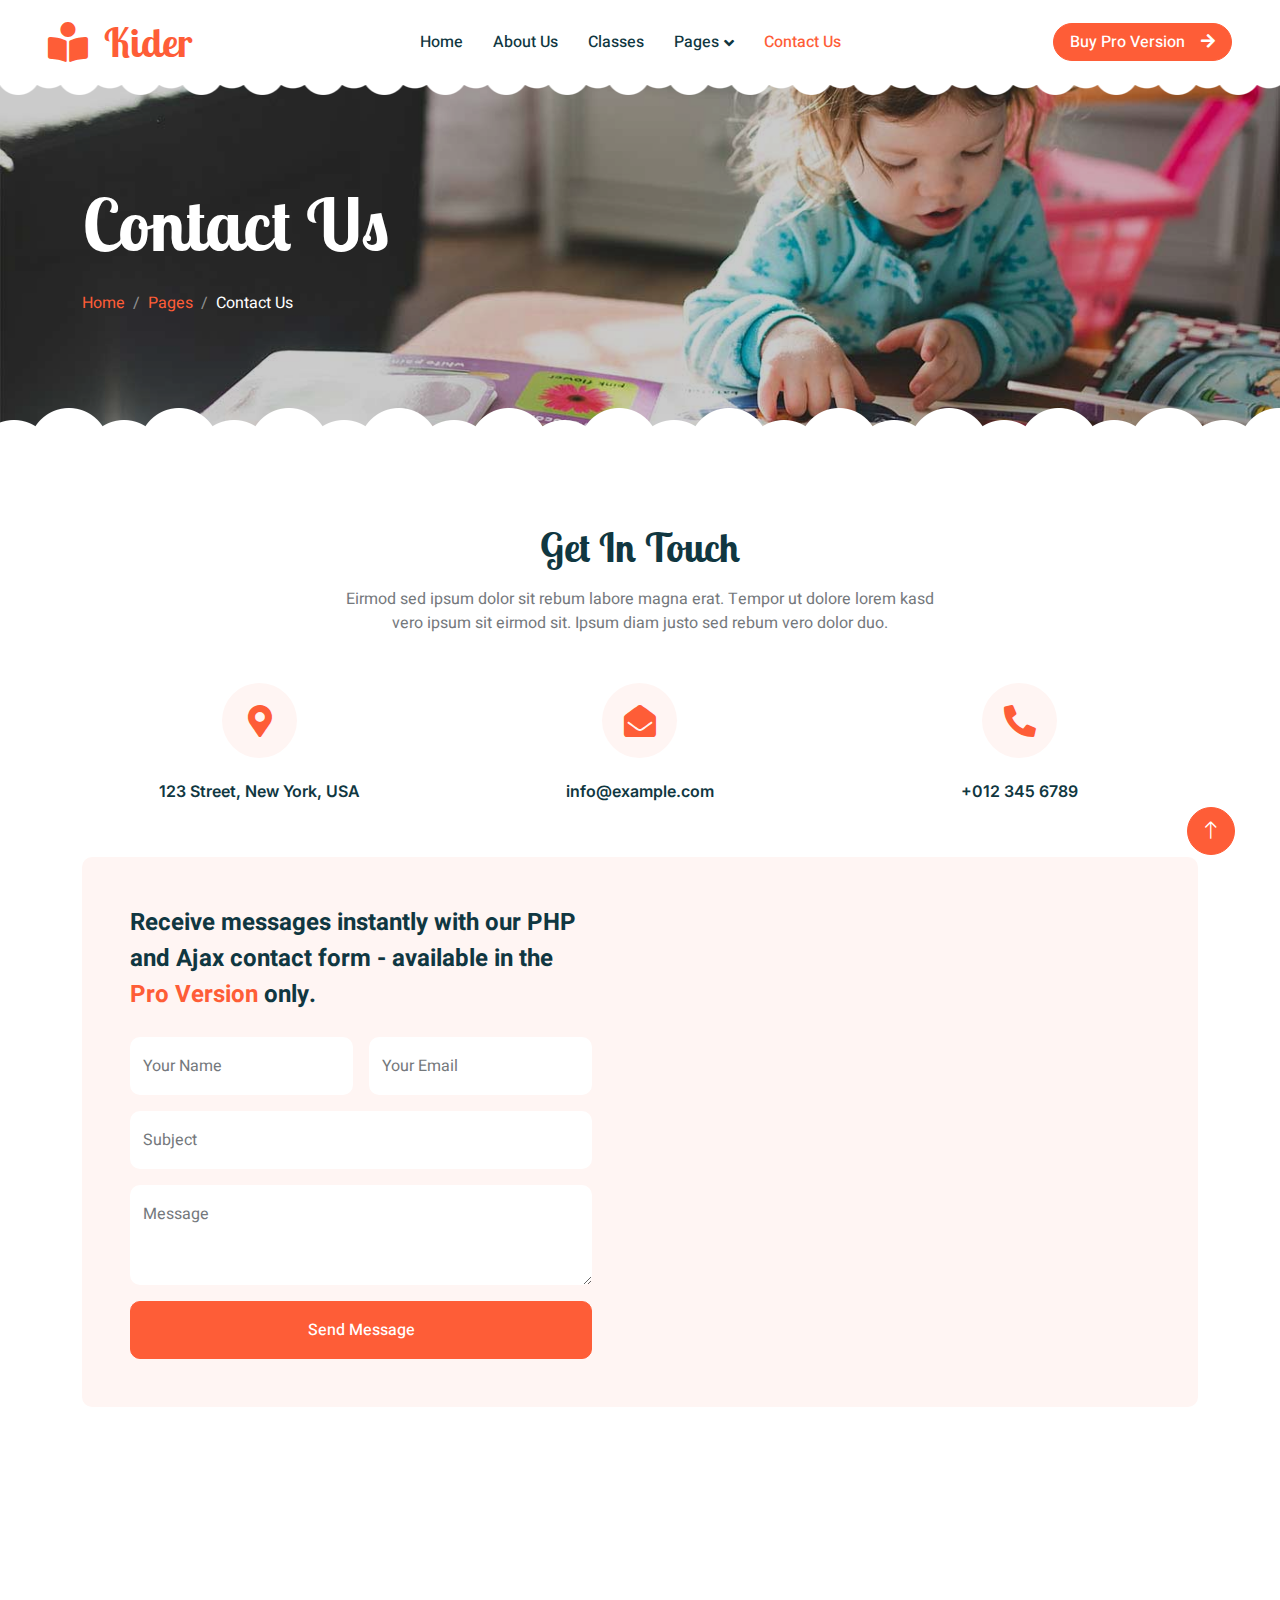
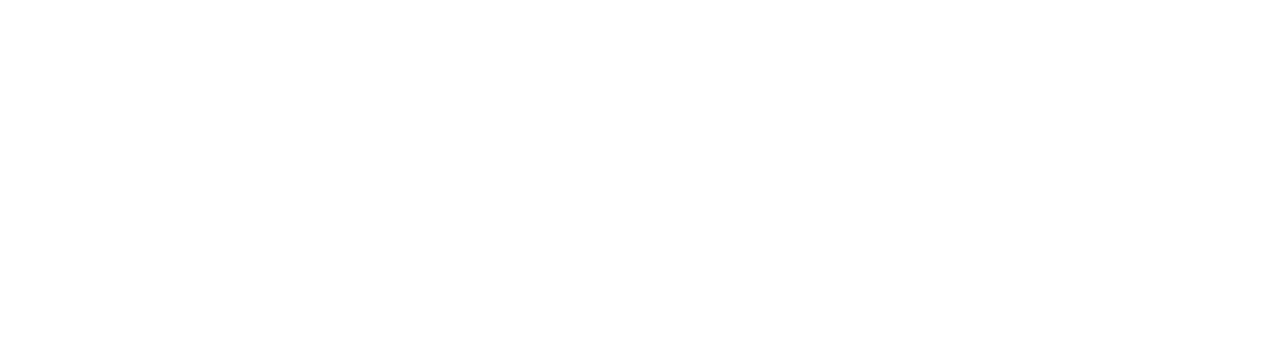
<file: contact.html>
<!DOCTYPE html>
<html lang="en">

<head>
    <meta charset="utf-8">
    <title>Kider - Preschool Website Template</title>
    <meta content="width=device-width, initial-scale=1.0" name="viewport">
    <meta content="" name="keywords">
    <meta content="" name="description">

    <!-- Favicon -->
    <link href="img/favicon.ico" rel="icon">

    <!-- Google Web Fonts -->
    <link rel="preconnect" href="https://fonts.googleapis.com">
    <link rel="preconnect" href="https://fonts.gstatic.com" crossorigin>
    <link href="https://fonts.googleapis.com/css2?family=Heebo:wght@400;500;600&family=Inter:wght@600&family=Lobster+Two:wght@700&display=swap" rel="stylesheet">
    
    <!-- Icon Font Stylesheet -->
    <link href="https://cdnjs.cloudflare.com/ajax/libs/font-awesome/5.10.0/css/all.min.css" rel="stylesheet">
    <link href="https://cdn.jsdelivr.net/npm/bootstrap-icons@1.4.1/font/bootstrap-icons.css" rel="stylesheet">

    <!-- Libraries Stylesheet -->
    <link href="lib/animate/animate.min.css" rel="stylesheet">
    <link href="lib/owlcarousel/assets/owl.carousel.min.css" rel="stylesheet">

    <!-- Customized Bootstrap Stylesheet -->
    <link href="css/bootstrap.min.css" rel="stylesheet">

    <!-- Template Stylesheet -->
    <link href="css/style.css" rel="stylesheet">
</head>

<body>
    <div class="container-fluid bg-white p-0">
        <!-- Spinner Start -->
        <div id="spinner" class="show bg-white position-fixed translate-middle w-100 vh-100 top-50 start-50 d-flex align-items-center justify-content-center">
            <div class="spinner-border text-primary" style="width: 3rem; height: 3rem;" role="status">
                <span class="sr-only">Loading...</span>
            </div>
        </div>
        <!-- Spinner End -->


        <!-- Navbar Start -->
        <nav class="navbar navbar-expand-lg bg-white navbar-light sticky-top px-4 px-lg-5 py-lg-0">
            <a href="index.html" class="navbar-brand">
                <h1 class="m-0 text-primary"><i class="fa fa-book-reader me-3"></i>Kider</h1>
            </a>
            <button type="button" class="navbar-toggler" data-bs-toggle="collapse" data-bs-target="#navbarCollapse">
                <span class="navbar-toggler-icon"></span>
            </button>
            <div class="collapse navbar-collapse" id="navbarCollapse">
                <div class="navbar-nav mx-auto">
                    <a href="index.html" class="nav-item nav-link">Home</a>
                    <a href="about.html" class="nav-item nav-link">About Us</a>
                    <a href="classes.html" class="nav-item nav-link">Classes</a>
                    <div class="nav-item dropdown">
                        <a href="#" class="nav-link dropdown-toggle" data-bs-toggle="dropdown">Pages</a>
                        <div class="dropdown-menu rounded-0 rounded-bottom border-0 shadow-sm m-0">
                            <a href="team.html" class="dropdown-item">Popular Teachers</a>
                            <a href="call-to-action.html" class="dropdown-item">Become A Teachers</a>
                            <a href="appointment.html" class="dropdown-item">Make Appointment</a>
                        </div>
                    </div>
                    <a href="contact.html" class="nav-item nav-link active">Contact Us</a>
                </div>
                <a href="https://htmlcodex.com/downloading/?item=2270" class="btn btn-primary rounded-pill px-3 d-none d-lg-block">Buy Pro Version<i class="fa fa-arrow-right ms-3"></i></a>
            </div>
        </nav>
        <!-- Navbar End -->


        <!-- Page Header End -->
        <div class="container-fluid py-5 page-header position-relative mb-5">
            <div class="container py-5">
                <h1 class="display-2 text-white animated slideInDown mb-4">Contact Us</h1>
                <nav aria-label="breadcrumb animated slideInDown">
                    <ol class="breadcrumb">
                        <li class="breadcrumb-item"><a href="#">Home</a></li>
                        <li class="breadcrumb-item"><a href="#">Pages</a></li>
                        <li class="breadcrumb-item text-white active" aria-current="page">Contact Us</li>
                    </ol>
                </nav>
            </div>
        </div>
        <!-- Page Header End -->


        <!-- Contact Start -->
        <div class="container-fluid py-5">
            <div class="container">
                <div class="text-center mx-auto mb-5 wow fadeInUp" data-wow-delay="0.1s" style="max-width: 600px;">
                    <h1 class="mb-3">Get In Touch</h1>
                    <p>Eirmod sed ipsum dolor sit rebum labore magna erat. Tempor ut dolore lorem kasd vero ipsum sit
                        eirmod sit. Ipsum diam justo sed rebum vero dolor duo.</p>
                </div>
                <div class="row g-4 mb-5">
                    <div class="col-md-6 col-lg-4 text-center wow fadeInUp" data-wow-delay="0.1s">
                        <div class="bg-light rounded-circle d-inline-flex align-items-center justify-content-center mb-4" style="width: 75px; height: 75px;">
                            <i class="fa fa-map-marker-alt fa-2x text-primary"></i>
                        </div>
                        <h6>123 Street, New York, USA</h6>
                    </div>
                    <div class="col-md-6 col-lg-4 text-center wow fadeInUp" data-wow-delay="0.3s">
                        <div class="bg-light rounded-circle d-inline-flex align-items-center justify-content-center mb-4" style="width: 75px; height: 75px;">
                            <i class="fa fa-envelope-open fa-2x text-primary"></i>
                        </div>
                        <h6>info@example.com</h6>
                    </div>
                    <div class="col-md-6 col-lg-4 text-center wow fadeInUp" data-wow-delay="0.5s">
                        <div class="bg-light rounded-circle d-inline-flex align-items-center justify-content-center mb-4" style="width: 75px; height: 75px;">
                            <i class="fa fa-phone-alt fa-2x text-primary"></i>
                        </div>
                        <h6>+012 345 6789</h6>
                    </div>
                </div>
                <div class="bg-light rounded">
                    <div class="row g-0">
                        <div class="col-lg-6 wow fadeIn" data-wow-delay="0.1s">
                            <div class="h-100 d-flex flex-column justify-content-center p-5">
                                <p class="fs-4 text-dark fw-bold mb-4">Receive messages instantly with our PHP and Ajax contact form - available in the <a href="https://htmlcodex.com/downloading/?item=2270">Pro Version</a> only.</p>
                                <form>
                                    <div class="row g-3">
                                        <div class="col-sm-6">
                                            <div class="form-floating">
                                                <input type="text" class="form-control border-0" id="name" placeholder="Your Name">
                                                <label for="name">Your Name</label>
                                            </div>
                                        </div>
                                        <div class="col-sm-6">
                                            <div class="form-floating">
                                                <input type="email" class="form-control border-0" id="email" placeholder="Your Email">
                                                <label for="email">Your Email</label>
                                            </div>
                                        </div>
                                        <div class="col-12">
                                            <div class="form-floating">
                                                <input type="text" class="form-control border-0" id="subject" placeholder="Subject">
                                                <label for="subject">Subject</label>
                                            </div>
                                        </div>
                                        <div class="col-12">
                                            <div class="form-floating">
                                                <textarea class="form-control border-0" placeholder="Leave a message here" id="message" style="height: 100px"></textarea>
                                                <label for="message">Message</label>
                                            </div>
                                        </div>
                                        <div class="col-12">
                                            <button class="btn btn-primary w-100 py-3" type="submit">Send Message</button>
                                        </div>
                                    </div>
                                </form>
                            </div>
                        </div>
                        <div class="col-lg-6 wow fadeIn" data-wow-delay="0.5s" style="min-height: 400px;">
                            <div class="position-relative h-100">
                                <iframe class="position-relative rounded w-100 h-100"
                                src="https://www.google.com/maps/embed?pb=!1m18!1m12!1m3!1d3001156.4288297426!2d-78.01371936852176!3d42.72876761954724!2m3!1f0!2f0!3f0!3m2!1i1024!2i768!4f13.1!3m3!1m2!1s0x4ccc4bf0f123a5a9%3A0xddcfc6c1de189567!2sNew%20York%2C%20USA!5e0!3m2!1sen!2sbd!4v1603794290143!5m2!1sen!2sbd"
                                frameborder="0" style="min-height: 400px; border:0;" allowfullscreen="" aria-hidden="false"
                                tabindex="0"></iframe>
                            </div>
                        </div>
                    </div>
                </div>
            </div>
        </div>
        <!-- Contact End -->


        <!-- Footer Start -->
        <div class="container-fluid bg-dark text-white-50 footer pt-5 mt-5 wow fadeIn" data-wow-delay="0.1s">
            <div class="container py-5">
                <div class="row g-5">
                    <div class="col-lg-3 col-md-6">
                        <h3 class="text-white mb-4">Get In Touch</h3>
                        <p class="mb-2"><i class="fa fa-map-marker-alt me-3"></i>123 Street, New York, USA</p>
                        <p class="mb-2"><i class="fa fa-phone-alt me-3"></i>+012 345 67890</p>
                        <p class="mb-2"><i class="fa fa-envelope me-3"></i>info@example.com</p>
                        <div class="d-flex pt-2">
                            <a class="btn btn-outline-light btn-social" href=""><i class="fab fa-twitter"></i></a>
                            <a class="btn btn-outline-light btn-social" href=""><i class="fab fa-facebook-f"></i></a>
                            <a class="btn btn-outline-light btn-social" href=""><i class="fab fa-youtube"></i></a>
                            <a class="btn btn-outline-light btn-social" href=""><i class="fab fa-linkedin-in"></i></a>
                        </div>
                    </div>
                    <div class="col-lg-3 col-md-6">
                        <h3 class="text-white mb-4">Quick Links</h3>
                        <a class="btn btn-link text-white-50" href="">About Us</a>
                        <a class="btn btn-link text-white-50" href="">Contact Us</a>
                        <a class="btn btn-link text-white-50" href="">Our Services</a>
                        <a class="btn btn-link text-white-50" href="">Privacy Policy</a>
                        <a class="btn btn-link text-white-50" href="">Terms & Condition</a>
                    </div>
                    <div class="col-lg-3 col-md-6">
                        <h3 class="text-white mb-4">Photo Gallery</h3>
                        <div class="row g-2 pt-2">
                            <div class="col-4">
                                <img class="img-fluid rounded bg-light p-1" src="img/classes-1.jpg" alt="">
                            </div>
                            <div class="col-4">
                                <img class="img-fluid rounded bg-light p-1" src="img/classes-2.jpg" alt="">
                            </div>
                            <div class="col-4">
                                <img class="img-fluid rounded bg-light p-1" src="img/classes-3.jpg" alt="">
                            </div>
                            <div class="col-4">
                                <img class="img-fluid rounded bg-light p-1" src="img/classes-4.jpg" alt="">
                            </div>
                            <div class="col-4">
                                <img class="img-fluid rounded bg-light p-1" src="img/classes-5.jpg" alt="">
                            </div>
                            <div class="col-4">
                                <img class="img-fluid rounded bg-light p-1" src="img/classes-6.jpg" alt="">
                            </div>
                        </div>
                    </div>
                    <div class="col-lg-3 col-md-6">
                        <h3 class="text-white mb-4">Newsletter</h3>
                        <p>Dolor amet sit justo amet elitr clita ipsum elitr est.</p>
                        <div class="position-relative mx-auto" style="max-width: 400px;">
                            <input class="form-control bg-transparent w-100 py-3 ps-4 pe-5" type="text" placeholder="Your email">
                            <button type="button" class="btn btn-primary py-2 position-absolute top-0 end-0 mt-2 me-2">SignUp</button>
                        </div>
                    </div>
                </div>
            </div>
            <div class="container">
                <div class="copyright">
                    <div class="row">
                        <div class="col-md-6 text-center text-md-start mb-3 mb-md-0">
                            &copy; <a class="border-bottom" href="#">Your Site Name</a>, All Right Reserved. 
							
							<!--/*** The author’s attribution link must remain intact in the template. ***/-->
                            <!--/*** If you wish to remove this credit link, please purchase the Pro Version . ***/-->
                            Designed By <a class="border-bottom" href="https://htmlcodex.com">HTML Codex</a>
                        </div>
                        <div class="col-md-6 text-center text-md-end">
                            <div class="footer-menu">
                                <a href="">Home</a>
                                <a href="">Cookies</a>
                                <a href="">Help</a>
                                <a href="">FQAs</a>
                            </div>
                        </div>
                    </div>
                </div>
            </div>
        </div>
        <!-- Footer End -->


        <!-- Back to Top -->
        <a href="#" class="btn btn-lg btn-primary btn-lg-square back-to-top"><i class="bi bi-arrow-up"></i></a>
    </div>

    <!-- JavaScript Libraries -->
    <script src="https://code.jquery.com/jquery-3.4.1.min.js"></script>
    <script src="https://cdn.jsdelivr.net/npm/bootstrap@5.0.0/dist/js/bootstrap.bundle.min.js"></script>
    <script src="lib/wow/wow.min.js"></script>
    <script src="lib/easing/easing.min.js"></script>
    <script src="lib/waypoints/waypoints.min.js"></script>
    <script src="lib/owlcarousel/owl.carousel.min.js"></script>

    <!-- Template Javascript -->
    <script src="js/main.js"></script>
</body>

</html>
</file>
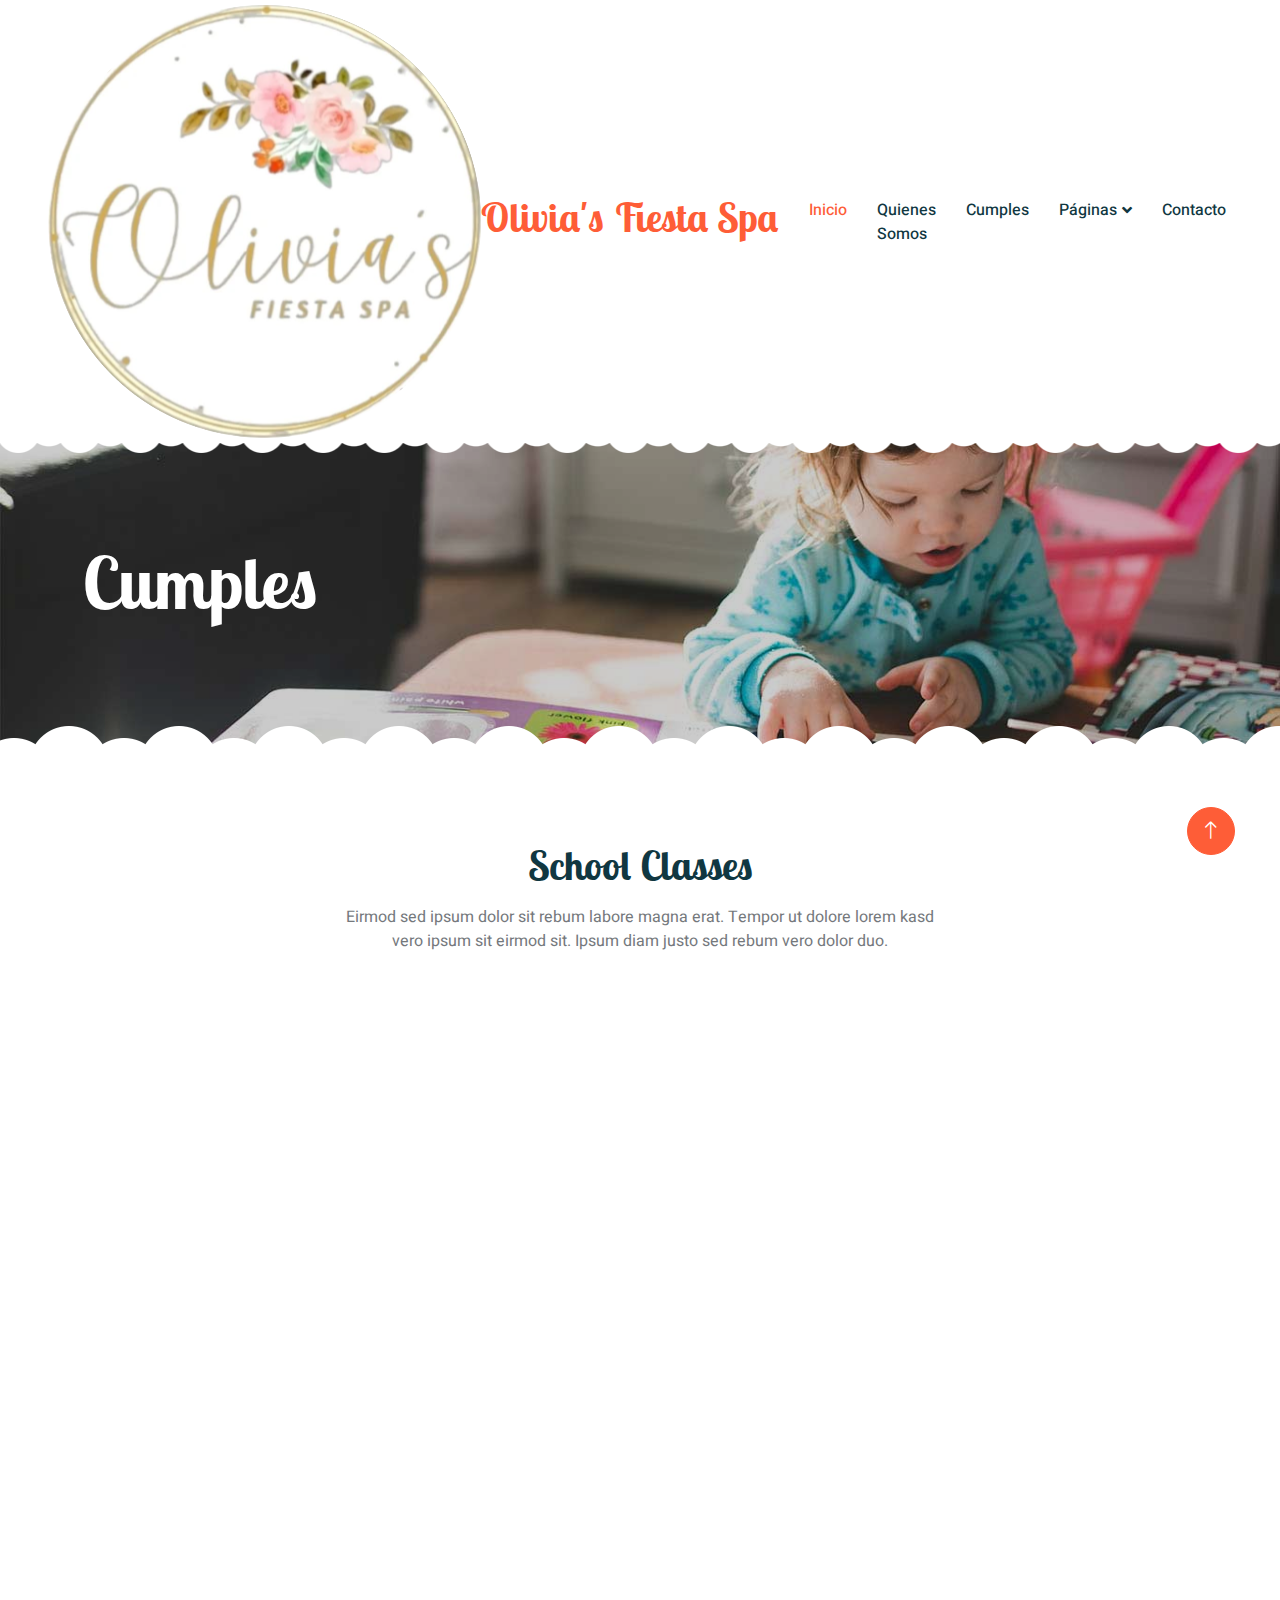
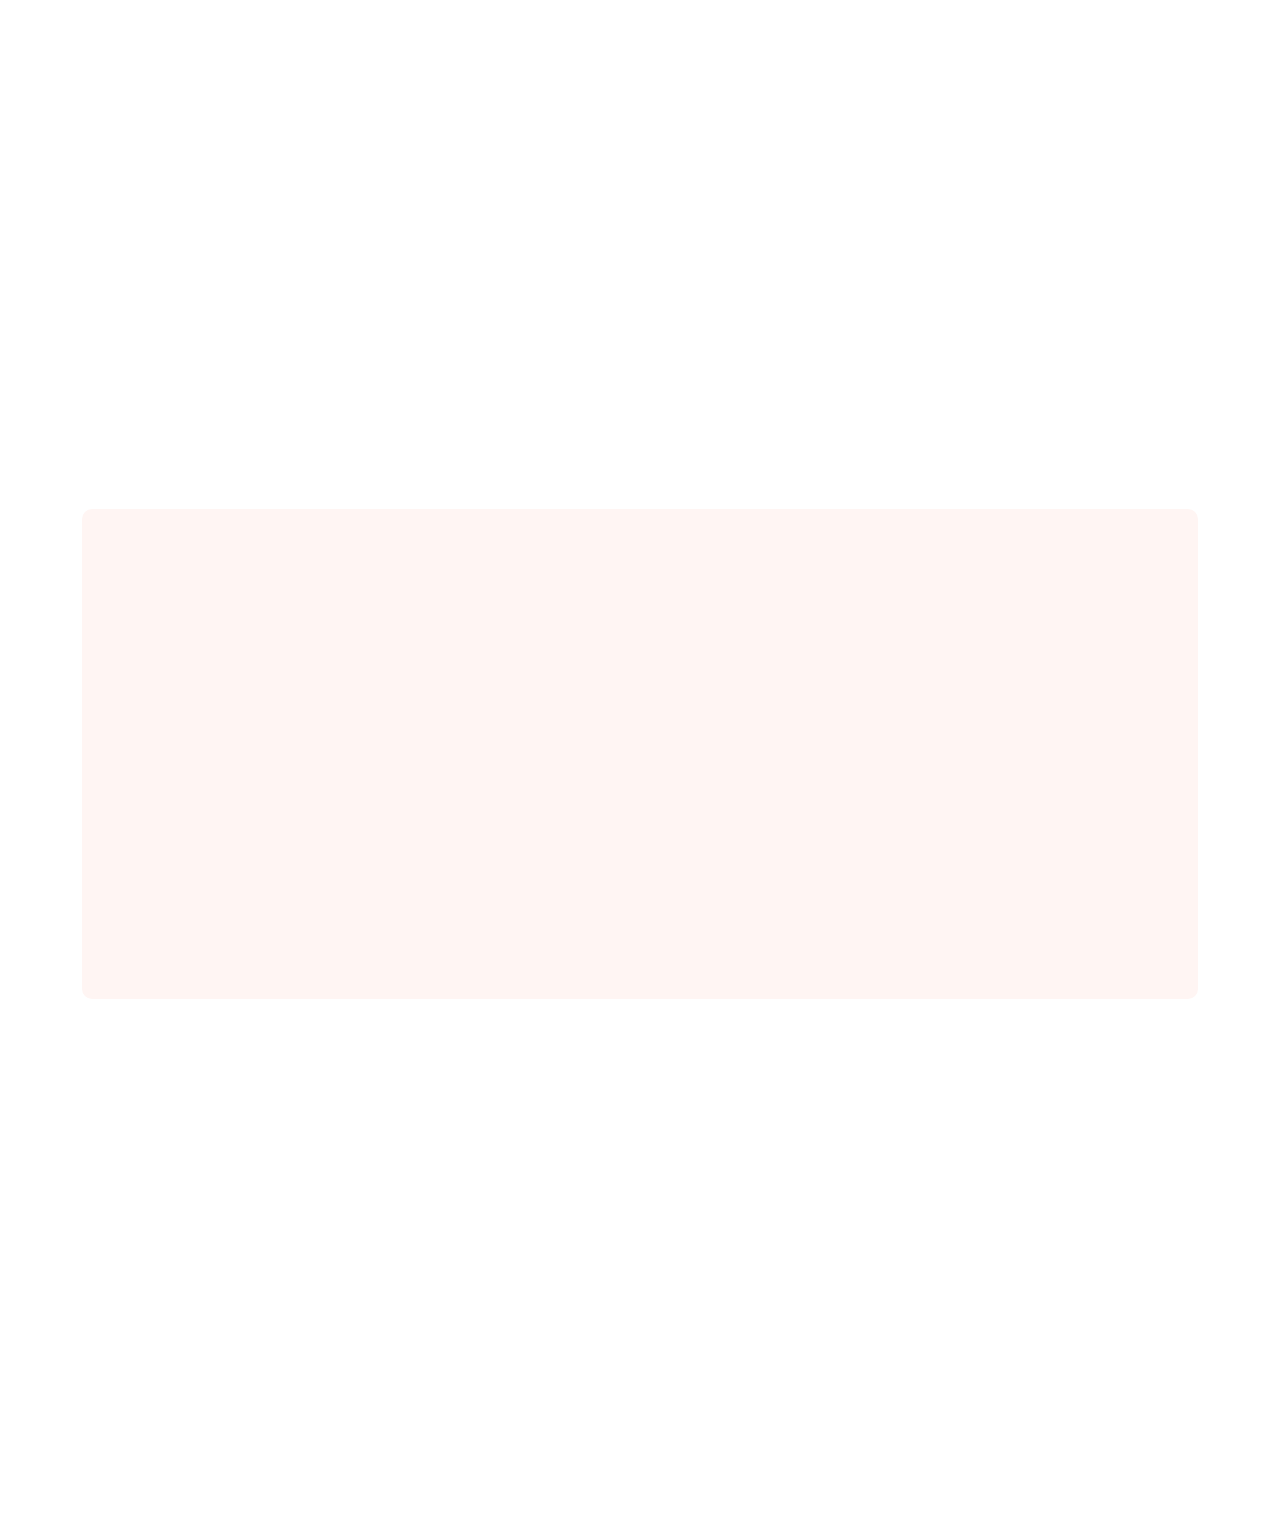
<file: cumples.html>
<!DOCTYPE html>
<html lang="en">

<head>
    <meta charset="utf-8">
    <title>Olivia's - Cumples</title>
    <meta content="width=device-width, initial-scale=1.0" name="viewport">
    <meta content="" name="keywords">
    <meta content="" name="description">

    <!-- Favicon -->
    <link href="img/olivias_circ.png" rel="icon">

    <!-- Google Web Fonts -->
    <link rel="preconnect" href="https://fonts.googleapis.com">
    <link rel="preconnect" href="https://fonts.gstatic.com" crossorigin>
    <link href="https://fonts.googleapis.com/css2?family=Heebo:wght@400;500;600&family=Inter:wght@600&family=Lobster+Two:wght@700&display=swap" rel="stylesheet">
    
    <!-- Icon Font Stylesheet -->
    <link href="https://cdnjs.cloudflare.com/ajax/libs/font-awesome/5.10.0/css/all.min.css" rel="stylesheet">
    <link href="https://cdn.jsdelivr.net/npm/bootstrap-icons@1.4.1/font/bootstrap-icons.css" rel="stylesheet">

    <!-- Libraries Stylesheet -->
    <link href="lib/animate/animate.min.css" rel="stylesheet">
    <link href="lib/owlcarousel/assets/owl.carousel.min.css" rel="stylesheet">

    <!-- Customized Bootstrap Stylesheet -->
    <link href="css/bootstrap.min.css" rel="stylesheet">

    <!-- Template Stylesheet -->
    <link href="css/style.css" rel="stylesheet">
</head>

<body>
    <div class="container-fluid bg-white p-0">
        <!-- Spinner Start -->
        <div id="spinner" class="show bg-white position-fixed translate-middle w-100 vh-100 top-50 start-50 d-flex align-items-center justify-content-center">
            <div class="spinner-border text-primary" style="width: 3rem; height: 3rem;" role="status">
                <span class="sr-only">Loading...</span>
            </div>
        </div>
        <!-- Spinner End -->


        <!-- Navbar Start -->
        <nav class="navbar navbar-expand-lg bg-white navbar-light sticky-top px-4 px-lg-5 py-lg-0">
            <a href="index.html" class="navbar-brand">
                <h1 class="m-0 text-primary"><img src="img/olivias_circ.png" alt="logo de olivias">Olivia's Fiesta Spa</h1>
            </a>
            <button type="button" class="navbar-toggler" data-bs-toggle="collapse" data-bs-target="#navbarCollapse">
                <span class="navbar-toggler-icon"></span>
            </button>
            <div class="collapse navbar-collapse" id="navbarCollapse">
                <div class="navbar-nav mx-auto">
                    <a href="index.html" class="nav-item nav-link active">Inicio</a>
                    <a href="about.html" class="nav-item nav-link">Quienes Somos</a>
                    <a href="classes.html" class="nav-item nav-link">Cumples</a>
                    <div class="nav-item dropdown">
                        <a href="#" class="nav-link dropdown-toggle" data-bs-toggle="dropdown">Páginas</a>
                        <div class="dropdown-menu rounded-0 rounded-bottom border-0 shadow-sm m-0">
                            <a href="team.html" class="dropdown-item">Popular Teachers</a>
                            <a href="call-to-action.html" class="dropdown-item">Become A Teachers</a>
                            <a href="appointment.html" class="dropdown-item">Make Appointment</a>
                        </div>
                    </div>
                    <a href="contact.html" class="nav-item nav-link">Contacto</a>
                </div>
                <!-- <a href="https://htmlcodex.com/downloading/?item=2270" class="btn btn-primary rounded-pill px-3 d-none d-lg-block">Buy Pro Version<i class="fa fa-arrow-right ms-3"></i></a> -->
            </div>
        </nav>
        <!-- Navbar End -->


        <!-- Page Header End -->
        <div class="container-fluid py-5 page-header position-relative mb-5">
            <div class="container py-5">
                <h1 class="display-2 text-white animated slideInDown mb-4">Cumples</h1>
                <!-- <nav aria-label="breadcrumb animated slideInDown">
                    <ol class="breadcrumb">
                        <li class="breadcrumb-item"><a href="#">Inicio</a></li>
                        <li class="breadcrumb-item"><a href="#">Pages</a></li>
                        <li class="breadcrumb-item text-white active" aria-current="page">Classes</li>
                    </ol>
                </nav> -->
            </div>
        </div>
        <!-- Page Header End -->


        <!-- Classes Start -->
        <div class="container-fluid py-5">
            <div class="container">
                <div class="text-center mx-auto mb-5 wow fadeInUp" data-wow-delay="0.1s" style="max-width: 600px;">
                    <h1 class="mb-3">School Classes</h1>
                    <p>Eirmod sed ipsum dolor sit rebum labore magna erat. Tempor ut dolore lorem kasd vero ipsum sit eirmod sit. Ipsum diam justo sed rebum vero dolor duo.</p>
                </div>
                <div class="row g-4">
                    <div class="col-lg-4 col-md-6 wow fadeInUp" data-wow-delay="0.1s">
                        <div class="classes-item">
                            <div class="bg-light rounded-circle w-75 mx-auto p-3">
                                <img class="img-fluid rounded-circle" src="img/classes-1.jpg" alt="">
                            </div>
                            <div class="bg-light rounded p-4 pt-5 mt-n5">
                                <a class="d-block text-center h3 mt-3 mb-4" href="">Art & Drawing</a>
                                <div class="d-flex align-items-center justify-content-between mb-4">
                                    <div class="d-flex align-items-center">
                                        <img class="rounded-circle flex-shrink-0" src="img/user.jpg" alt="" style="width: 45px; height: 45px;">
                                        <div class="ms-3">
                                            <h6 class="text-primary mb-1">Jhon Doe</h6>
                                            <small>Teacher</small>
                                        </div>
                                    </div>
                                    <span class="bg-primary text-white rounded-pill py-2 px-3" href="">$99</span>
                                </div>
                                <div class="row g-1">
                                    <div class="col-4">
                                        <div class="border-top border-3 border-primary pt-2">
                                            <h6 class="text-primary mb-1">Age:</h6>
                                            <small>3-5 Years</small>
                                        </div>
                                    </div>
                                    <div class="col-4">
                                        <div class="border-top border-3 border-success pt-2">
                                            <h6 class="text-success mb-1">Time:</h6>
                                            <small>9-10 AM</small>
                                        </div>
                                    </div>
                                    <div class="col-4">
                                        <div class="border-top border-3 border-warning pt-2">
                                            <h6 class="text-warning mb-1">Capacity:</h6>
                                            <small>30 Kids</small>
                                        </div>
                                    </div>
                                </div>
                            </div>
                        </div>
                    </div>
                    <div class="col-lg-4 col-md-6 wow fadeInUp" data-wow-delay="0.3s">
                        <div class="classes-item">
                            <div class="bg-light rounded-circle w-75 mx-auto p-3">
                                <img class="img-fluid rounded-circle" src="img/classes-2.jpg" alt="">
                            </div>
                            <div class="bg-light rounded p-4 pt-5 mt-n5">
                                <a class="d-block text-center h3 mt-3 mb-4" href="">Color Management</a>
                                <div class="d-flex align-items-center justify-content-between mb-4">
                                    <div class="d-flex align-items-center">
                                        <img class="rounded-circle flex-shrink-0" src="img/user.jpg" alt="" style="width: 45px; height: 45px;">
                                        <div class="ms-3">
                                            <h6 class="text-primary mb-1">Jhon Doe</h6>
                                            <small>Teacher</small>
                                        </div>
                                    </div>
                                    <span class="bg-primary text-white rounded-pill py-2 px-3" href="">$99</span>
                                </div>
                                <div class="row g-1">
                                    <div class="col-4">
                                        <div class="border-top border-3 border-primary pt-2">
                                            <h6 class="text-primary mb-1">Age:</h6>
                                            <small>3-5 Years</small>
                                        </div>
                                    </div>
                                    <div class="col-4">
                                        <div class="border-top border-3 border-success pt-2">
                                            <h6 class="text-success mb-1">Time:</h6>
                                            <small>9-10 AM</small>
                                        </div>
                                    </div>
                                    <div class="col-4">
                                        <div class="border-top border-3 border-warning pt-2">
                                            <h6 class="text-warning mb-1">Capacity:</h6>
                                            <small>30 Kids</small>
                                        </div>
                                    </div>
                                </div>
                            </div>
                        </div>
                    </div>
                    <div class="col-lg-4 col-md-6 wow fadeInUp" data-wow-delay="0.5s">
                        <div class="classes-item">
                            <div class="bg-light rounded-circle w-75 mx-auto p-3">
                                <img class="img-fluid rounded-circle" src="img/classes-3.jpg" alt="">
                            </div>
                            <div class="bg-light rounded p-4 pt-5 mt-n5">
                                <a class="d-block text-center h3 mt-3 mb-4" href="">Athletic & Dance</a>
                                <div class="d-flex align-items-center justify-content-between mb-4">
                                    <div class="d-flex align-items-center">
                                        <img class="rounded-circle flex-shrink-0" src="img/user.jpg" alt="" style="width: 45px; height: 45px;">
                                        <div class="ms-3">
                                            <h6 class="text-primary mb-1">Jhon Doe</h6>
                                            <small>Teacher</small>
                                        </div>
                                    </div>
                                    <span class="bg-primary text-white rounded-pill py-2 px-3" href="">$99</span>
                                </div>
                                <div class="row g-1">
                                    <div class="col-4">
                                        <div class="border-top border-3 border-primary pt-2">
                                            <h6 class="text-primary mb-1">Age:</h6>
                                            <small>3-5 Years</small>
                                        </div>
                                    </div>
                                    <div class="col-4">
                                        <div class="border-top border-3 border-success pt-2">
                                            <h6 class="text-success mb-1">Time:</h6>
                                            <small>9-10 AM</small>
                                        </div>
                                    </div>
                                    <div class="col-4">
                                        <div class="border-top border-3 border-warning pt-2">
                                            <h6 class="text-warning mb-1">Capacity:</h6>
                                            <small>30 Kids</small>
                                        </div>
                                    </div>
                                </div>
                            </div>
                        </div>
                    </div>
                    <div class="col-lg-4 col-md-6 wow fadeInUp" data-wow-delay="0.1s">
                        <div class="classes-item">
                            <div class="bg-light rounded-circle w-75 mx-auto p-3">
                                <img class="img-fluid rounded-circle" src="img/classes-4.jpg" alt="">
                            </div>
                            <div class="bg-light rounded p-4 pt-5 mt-n5">
                                <a class="d-block text-center h3 mt-3 mb-4" href="">Language & Speaking</a>
                                <div class="d-flex align-items-center justify-content-between mb-4">
                                    <div class="d-flex align-items-center">
                                        <img class="rounded-circle flex-shrink-0" src="img/user.jpg" alt="" style="width: 45px; height: 45px;">
                                        <div class="ms-3">
                                            <h6 class="text-primary mb-1">Jhon Doe</h6>
                                            <small>Teacher</small>
                                        </div>
                                    </div>
                                    <span class="bg-primary text-white rounded-pill py-2 px-3" href="">$99</span>
                                </div>
                                <div class="row g-1">
                                    <div class="col-4">
                                        <div class="border-top border-3 border-primary pt-2">
                                            <h6 class="text-primary mb-1">Age:</h6>
                                            <small>3-5 Years</small>
                                        </div>
                                    </div>
                                    <div class="col-4">
                                        <div class="border-top border-3 border-success pt-2">
                                            <h6 class="text-success mb-1">Time:</h6>
                                            <small>9-10 AM</small>
                                        </div>
                                    </div>
                                    <div class="col-4">
                                        <div class="border-top border-3 border-warning pt-2">
                                            <h6 class="text-warning mb-1">Capacity:</h6>
                                            <small>30 Kids</small>
                                        </div>
                                    </div>
                                </div>
                            </div>
                        </div>
                    </div>
                    <div class="col-lg-4 col-md-6 wow fadeInUp" data-wow-delay="0.3s">
                        <div class="classes-item">
                            <div class="bg-light rounded-circle w-75 mx-auto p-3">
                                <img class="img-fluid rounded-circle" src="img/classes-5.jpg" alt="">
                            </div>
                            <div class="bg-light rounded p-4 pt-5 mt-n5">
                                <a class="d-block text-center h3 mt-3 mb-4" href="">Religion & History</a>
                                <div class="d-flex align-items-center justify-content-between mb-4">
                                    <div class="d-flex align-items-center">
                                        <img class="rounded-circle flex-shrink-0" src="img/user.jpg" alt="" style="width: 45px; height: 45px;">
                                        <div class="ms-3">
                                            <h6 class="text-primary mb-1">Jhon Doe</h6>
                                            <small>Teacher</small>
                                        </div>
                                    </div>
                                    <span class="bg-primary text-white rounded-pill py-2 px-3" href="">$99</span>
                                </div>
                                <div class="row g-1">
                                    <div class="col-4">
                                        <div class="border-top border-3 border-primary pt-2">
                                            <h6 class="text-primary mb-1">Age:</h6>
                                            <small>3-5 Years</small>
                                        </div>
                                    </div>
                                    <div class="col-4">
                                        <div class="border-top border-3 border-success pt-2">
                                            <h6 class="text-success mb-1">Time:</h6>
                                            <small>9-10 AM</small>
                                        </div>
                                    </div>
                                    <div class="col-4">
                                        <div class="border-top border-3 border-warning pt-2">
                                            <h6 class="text-warning mb-1">Capacity:</h6>
                                            <small>30 Kids</small>
                                        </div>
                                    </div>
                                </div>
                            </div>
                        </div>
                    </div>
                    <div class="col-lg-4 col-md-6 wow fadeInUp" data-wow-delay="0.5s">
                        <div class="classes-item">
                            <div class="bg-light rounded-circle w-75 mx-auto p-3">
                                <img class="img-fluid rounded-circle" src="img/classes-6.jpg" alt="">
                            </div>
                            <div class="bg-light rounded p-4 pt-5 mt-n5">
                                <a class="d-block text-center h3 mt-3 mb-4" href="">General Knowledge</a>
                                <div class="d-flex align-items-center justify-content-between mb-4">
                                    <div class="d-flex align-items-center">
                                        <img class="rounded-circle flex-shrink-0" src="img/user.jpg" alt="" style="width: 45px; height: 45px;">
                                        <div class="ms-3">
                                            <h6 class="text-primary mb-1">Jhon Doe</h6>
                                            <small>Teacher</small>
                                        </div>
                                    </div>
                                    <span class="bg-primary text-white rounded-pill py-2 px-3" href="">$99</span>
                                </div>
                                <div class="row g-1">
                                    <div class="col-4">
                                        <div class="border-top border-3 border-primary pt-2">
                                            <h6 class="text-primary mb-1">Age:</h6>
                                            <small>3-5 Years</small>
                                        </div>
                                    </div>
                                    <div class="col-4">
                                        <div class="border-top border-3 border-success pt-2">
                                            <h6 class="text-success mb-1">Time:</h6>
                                            <small>9-10 AM</small>
                                        </div>
                                    </div>
                                    <div class="col-4">
                                        <div class="border-top border-3 border-warning pt-2">
                                            <h6 class="text-warning mb-1">Capacity:</h6>
                                            <small>30 Kids</small>
                                        </div>
                                    </div>
                                </div>
                            </div>
                        </div>
                    </div>
                </div>
            </div>
        </div>
        <!-- Classes End -->


        <!-- Appointment Start -->
        <div class="container-fluid py-5">
            <div class="container">
                <div class="bg-light rounded">
                    <div class="row g-0">
                        <div class="col-lg-6 wow fadeIn" data-wow-delay="0.1s">
                            <div class="h-100 d-flex flex-column justify-content-center p-5">
                                <h1 class="mb-4">Make Appointment</h1>
                                <form>
                                    <div class="row g-3">
                                        <div class="col-sm-6">
                                            <div class="form-floating">
                                                <input type="text" class="form-control border-0" id="gname" placeholder="Gurdian Name">
                                                <label for="gname">Gurdian Name</label>
                                            </div>
                                        </div>
                                        <div class="col-sm-6">
                                            <div class="form-floating">
                                                <input type="email" class="form-control border-0" id="gmail" placeholder="Gurdian Email">
                                                <label for="gmail">Gurdian Email</label>
                                            </div>
                                        </div>
                                        <div class="col-sm-6">
                                            <div class="form-floating">
                                                <input type="text" class="form-control border-0" id="cname" placeholder="Child Name">
                                                <label for="cname">Child Name</label>
                                            </div>
                                        </div>
                                        <div class="col-sm-6">
                                            <div class="form-floating">
                                                <input type="text" class="form-control border-0" id="cage" placeholder="Child Age">
                                                <label for="cage">Child Age</label>
                                            </div>
                                        </div>
                                        <div class="col-12">
                                            <div class="form-floating">
                                                <textarea class="form-control border-0" placeholder="Leave a message here" id="message" style="height: 100px"></textarea>
                                                <label for="message">Message</label>
                                            </div>
                                        </div>
                                        <div class="col-12">
                                            <button class="btn btn-primary w-100 py-3" type="submit">Submit</button>
                                        </div>
                                    </div>
                                </form>
                            </div>
                        </div>
                        <div class="col-lg-6 wow fadeIn" data-wow-delay="0.5s" style="min-height: 400px;">
                            <div class="position-relative h-100">
                                <img class="position-absolute w-100 h-100 rounded" src="img/appointment.jpg" style="object-fit: cover;">
                            </div>
                        </div>
                    </div>
                </div>
            </div>
        </div>
        <!-- Appointment End -->


        <!-- Footer Start -->
        <div class="container-fluid bg-dark text-white-50 footer pt-5 mt-5 wow fadeIn" data-wow-delay="0.1s">
            <div class="container py-5">
                <div class="row g-5">
                    <div class="col-lg-3 col-md-6">
                        <h3 class="text-white mb-4">Get In Touch</h3>
                        <p class="mb-2"><i class="fa fa-map-marker-alt me-3"></i>123 Street, New York, USA</p>
                        <p class="mb-2"><i class="fa fa-phone-alt me-3"></i>+012 345 67890</p>
                        <p class="mb-2"><i class="fa fa-envelope me-3"></i>info@example.com</p>
                        <div class="d-flex pt-2">
                            <a class="btn btn-outline-light btn-social" href=""><i class="fab fa-twitter"></i></a>
                            <a class="btn btn-outline-light btn-social" href=""><i class="fab fa-facebook-f"></i></a>
                            <a class="btn btn-outline-light btn-social" href=""><i class="fab fa-youtube"></i></a>
                            <a class="btn btn-outline-light btn-social" href=""><i class="fab fa-linkedin-in"></i></a>
                        </div>
                    </div>
                    <div class="col-lg-3 col-md-6">
                        <h3 class="text-white mb-4">Quick Links</h3>
                        <a class="btn btn-link text-white-50" href="">About Us</a>
                        <a class="btn btn-link text-white-50" href="">Contact Us</a>
                        <a class="btn btn-link text-white-50" href="">Our Services</a>
                        <a class="btn btn-link text-white-50" href="">Privacy Policy</a>
                        <a class="btn btn-link text-white-50" href="">Terms & Condition</a>
                    </div>
                    <div class="col-lg-3 col-md-6">
                        <h3 class="text-white mb-4">Photo Gallery</h3>
                        <div class="row g-2 pt-2">
                            <div class="col-4">
                                <img class="img-fluid rounded bg-light p-1" src="img/classes-1.jpg" alt="">
                            </div>
                            <div class="col-4">
                                <img class="img-fluid rounded bg-light p-1" src="img/classes-2.jpg" alt="">
                            </div>
                            <div class="col-4">
                                <img class="img-fluid rounded bg-light p-1" src="img/classes-3.jpg" alt="">
                            </div>
                            <div class="col-4">
                                <img class="img-fluid rounded bg-light p-1" src="img/classes-4.jpg" alt="">
                            </div>
                            <div class="col-4">
                                <img class="img-fluid rounded bg-light p-1" src="img/classes-5.jpg" alt="">
                            </div>
                            <div class="col-4">
                                <img class="img-fluid rounded bg-light p-1" src="img/classes-6.jpg" alt="">
                            </div>
                        </div>
                    </div>
                    <div class="col-lg-3 col-md-6">
                        <h3 class="text-white mb-4">Newsletter</h3>
                        <p>Dolor amet sit justo amet elitr clita ipsum elitr est.</p>
                        <div class="position-relative mx-auto" style="max-width: 400px;">
                            <input class="form-control bg-transparent w-100 py-3 ps-4 pe-5" type="text" placeholder="Your email">
                            <button type="button" class="btn btn-primary py-2 position-absolute top-0 end-0 mt-2 me-2">SignUp</button>
                        </div>
                    </div>
                </div>
            </div>
            <div class="container">
                <div class="copyright">
                    <div class="row">
                        <div class="col-md-6 text-center text-md-start mb-3 mb-md-0">
                            &copy; <a class="border-bottom" href="#">Your Site Name</a>, All Right Reserved. 
							
							<!--/*** The author’s attribution link must remain intact in the template. ***/-->
                            <!--/*** If you wish to remove this credit link, please purchase the Pro Version . ***/-->
                            Designed By <a class="border-bottom" href="https://htmlcodex.com">HTML Codex</a>
                        </div>
                        <div class="col-md-6 text-center text-md-end">
                            <div class="footer-menu">
                                <a href="">Home</a>
                                <a href="">Cookies</a>
                                <a href="">Help</a>
                                <a href="">FQAs</a>
                            </div>
                        </div>
                    </div>
                </div>
            </div>
        </div>
        <!-- Footer End -->


        <!-- Back to Top -->
        <a href="#" class="btn btn-lg btn-primary btn-lg-square back-to-top"><i class="bi bi-arrow-up"></i></a>
    </div>

    <!-- JavaScript Libraries -->
    <script src="https://code.jquery.com/jquery-3.4.1.min.js"></script>
    <script src="https://cdn.jsdelivr.net/npm/bootstrap@5.0.0/dist/js/bootstrap.bundle.min.js"></script>
    <script src="lib/wow/wow.min.js"></script>
    <script src="lib/easing/easing.min.js"></script>
    <script src="lib/waypoints/waypoints.min.js"></script>
    <script src="lib/owlcarousel/owl.carousel.min.js"></script>

    <!-- Template Javascript -->
    <script src="js/main.js"></script>
</body>

</html>
</file>
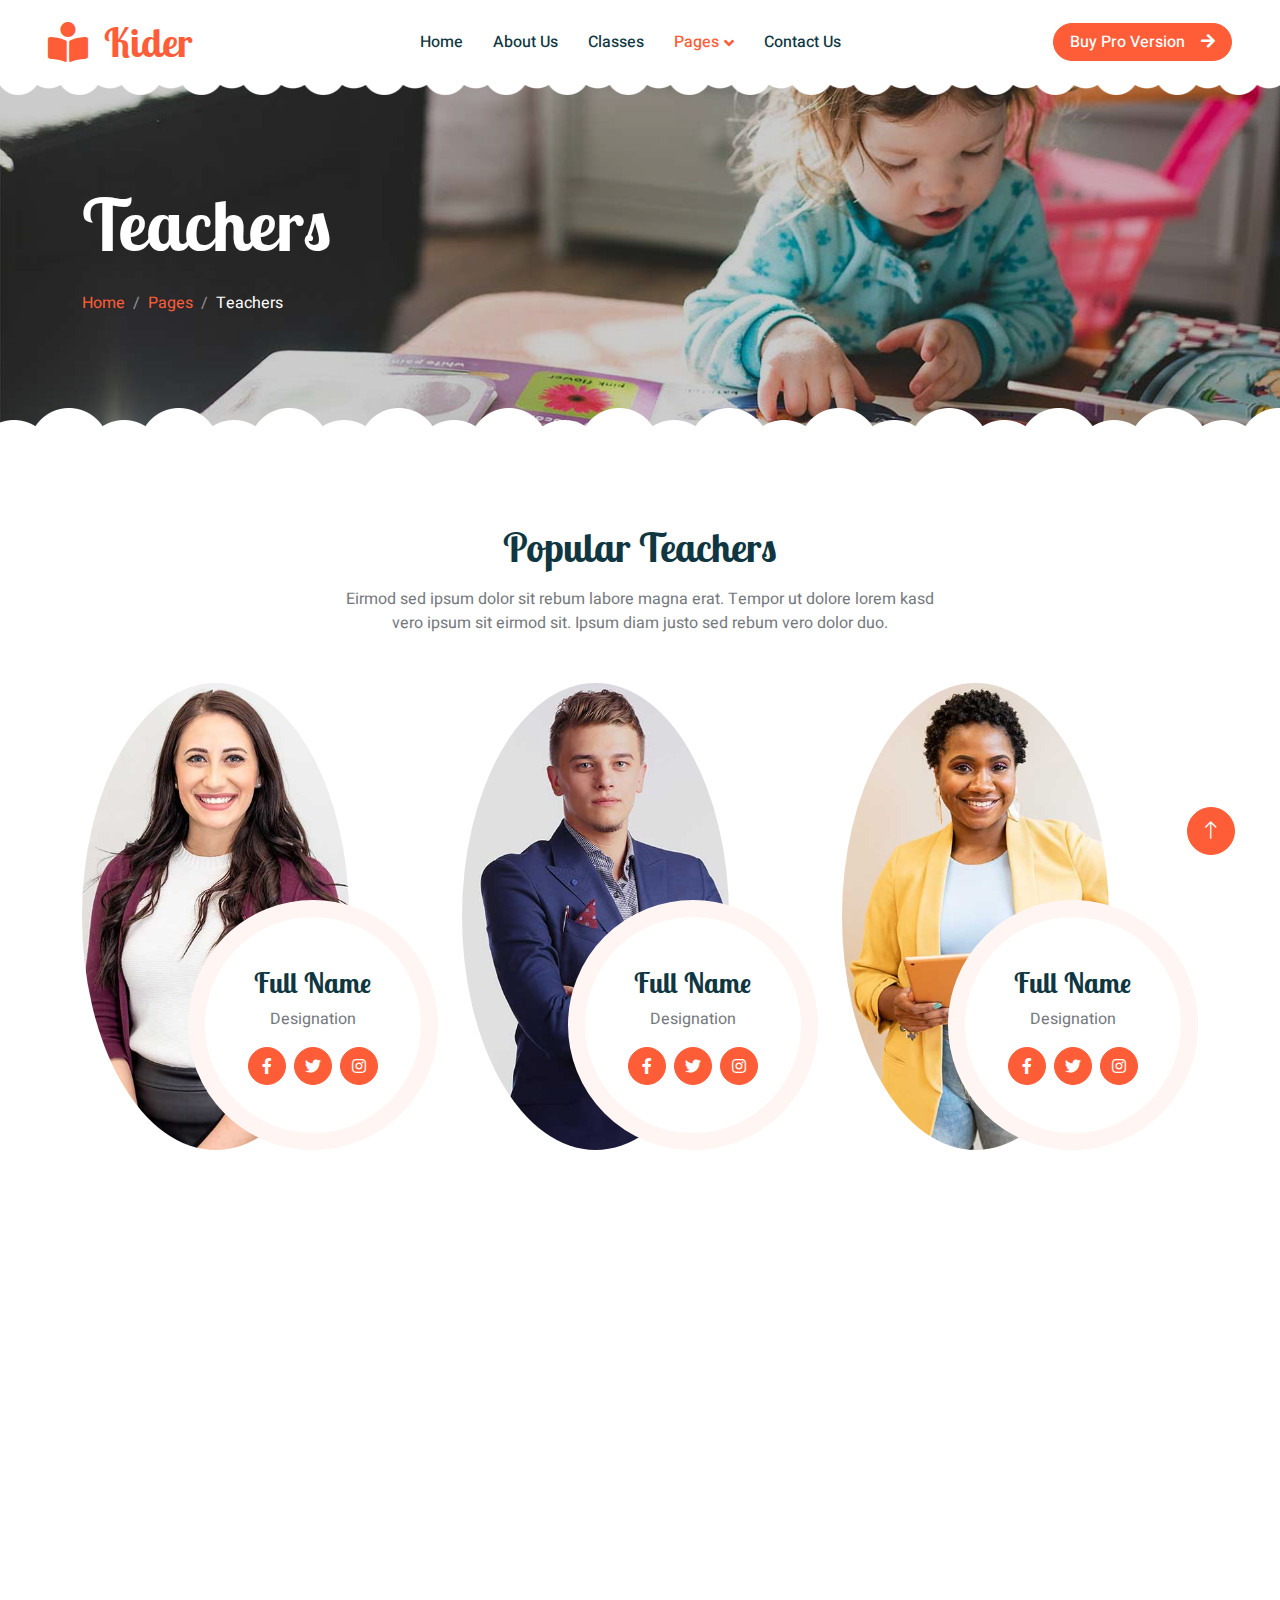
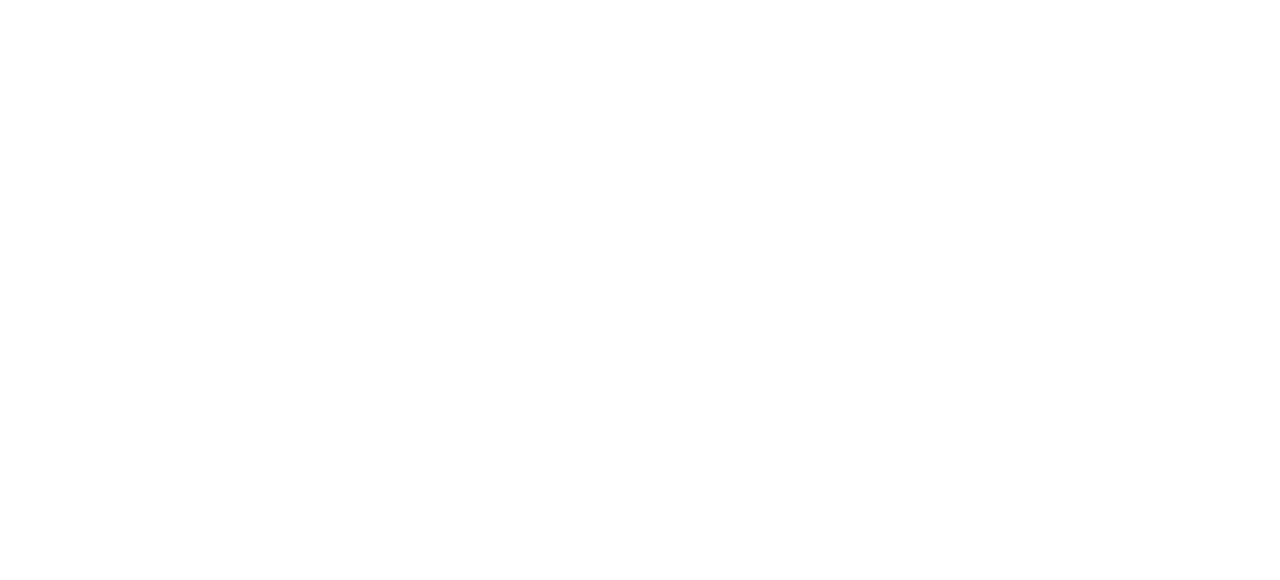
<file: team.html>
<!DOCTYPE html>
<html lang="en">

<head>
    <meta charset="utf-8">
    <title>Kider - Preschool Website Template</title>
    <meta content="width=device-width, initial-scale=1.0" name="viewport">
    <meta content="" name="keywords">
    <meta content="" name="description">

    <!-- Favicon -->
    <link href="img/favicon.ico" rel="icon">

    <!-- Google Web Fonts -->
    <link rel="preconnect" href="https://fonts.googleapis.com">
    <link rel="preconnect" href="https://fonts.gstatic.com" crossorigin>
    <link href="https://fonts.googleapis.com/css2?family=Heebo:wght@400;500;600&family=Inter:wght@600&family=Lobster+Two:wght@700&display=swap" rel="stylesheet">
    
    <!-- Icon Font Stylesheet -->
    <link href="https://cdnjs.cloudflare.com/ajax/libs/font-awesome/5.10.0/css/all.min.css" rel="stylesheet">
    <link href="https://cdn.jsdelivr.net/npm/bootstrap-icons@1.4.1/font/bootstrap-icons.css" rel="stylesheet">

    <!-- Libraries Stylesheet -->
    <link href="lib/animate/animate.min.css" rel="stylesheet">
    <link href="lib/owlcarousel/assets/owl.carousel.min.css" rel="stylesheet">

    <!-- Customized Bootstrap Stylesheet -->
    <link href="css/bootstrap.min.css" rel="stylesheet">

    <!-- Template Stylesheet -->
    <link href="css/style.css" rel="stylesheet">
</head>

<body>
    <div class="container-fluid bg-white p-0">
        <!-- Spinner Start -->
        <div id="spinner" class="show bg-white position-fixed translate-middle w-100 vh-100 top-50 start-50 d-flex align-items-center justify-content-center">
            <div class="spinner-border text-primary" style="width: 3rem; height: 3rem;" role="status">
                <span class="sr-only">Loading...</span>
            </div>
        </div>
        <!-- Spinner End -->


        <!-- Navbar Start -->
        <nav class="navbar navbar-expand-lg bg-white navbar-light sticky-top px-4 px-lg-5 py-lg-0">
            <a href="index.html" class="navbar-brand">
                <h1 class="m-0 text-primary"><i class="fa fa-book-reader me-3"></i>Kider</h1>
            </a>
            <button type="button" class="navbar-toggler" data-bs-toggle="collapse" data-bs-target="#navbarCollapse">
                <span class="navbar-toggler-icon"></span>
            </button>
            <div class="collapse navbar-collapse" id="navbarCollapse">
                <div class="navbar-nav mx-auto">
                    <a href="index.html" class="nav-item nav-link">Home</a>
                    <a href="about.html" class="nav-item nav-link">About Us</a>
                    <a href="classes.html" class="nav-item nav-link">Classes</a>
                    <div class="nav-item dropdown">
                        <a href="#" class="nav-link dropdown-toggle active" data-bs-toggle="dropdown">Pages</a>
                        <div class="dropdown-menu rounded-0 rounded-bottom border-0 shadow-sm m-0">
                            <a href="team.html" class="dropdown-item active">Popular Teachers</a>
                            <a href="call-to-action.html" class="dropdown-item">Become A Teachers</a>
                            <a href="appointment.html" class="dropdown-item">Make Appointment</a>
                        </div>
                    </div>
                    <a href="contact.html" class="nav-item nav-link">Contact Us</a>
                </div>
                <a href="https://htmlcodex.com/downloading/?item=2270" class="btn btn-primary rounded-pill px-3 d-none d-lg-block">Buy Pro Version<i class="fa fa-arrow-right ms-3"></i></a>
            </div>
        </nav>
        <!-- Navbar End -->


        <!-- Page Header End -->
        <div class="container-fluid py-5 page-header position-relative mb-5">
            <div class="container py-5">
                <h1 class="display-2 text-white animated slideInDown mb-4">Teachers</h1>
                <nav aria-label="breadcrumb animated slideInDown">
                    <ol class="breadcrumb">
                        <li class="breadcrumb-item"><a href="#">Home</a></li>
                        <li class="breadcrumb-item"><a href="#">Pages</a></li>
                        <li class="breadcrumb-item text-white active" aria-current="page">Teachers</li>
                    </ol>
                </nav>
            </div>
        </div>
        <!-- Page Header End -->


        <!-- Team Start -->
        <div class="container-fluid py-5">
            <div class="container">
                <div class="text-center mx-auto mb-5 wow fadeInUp" data-wow-delay="0.1s" style="max-width: 600px;">
                    <h1 class="mb-3">Popular Teachers</h1>
                    <p>Eirmod sed ipsum dolor sit rebum labore magna erat. Tempor ut dolore lorem kasd vero ipsum sit
                        eirmod sit. Ipsum diam justo sed rebum vero dolor duo.</p>
                </div>
                <div class="row g-4">
                    <div class="col-lg-4 col-md-6 wow fadeInUp" data-wow-delay="0.1s">
                        <div class="team-item position-relative">
                            <img class="img-fluid rounded-circle w-75" src="img/team-1.jpg" alt="">
                            <div class="team-text">
                                <h3>Full Name</h3>
                                <p>Designation</p>
                                <div class="d-flex align-items-center">
                                    <a class="btn btn-square btn-primary mx-1" href=""><i class="fab fa-facebook-f"></i></a>
                                    <a class="btn btn-square btn-primary  mx-1" href=""><i class="fab fa-twitter"></i></a>
                                    <a class="btn btn-square btn-primary  mx-1" href=""><i class="fab fa-instagram"></i></a>
                                </div>
                            </div>
                        </div>
                    </div>
                    <div class="col-lg-4 col-md-6 wow fadeInUp" data-wow-delay="0.3s">
                        <div class="team-item position-relative">
                            <img class="img-fluid rounded-circle w-75" src="img/team-2.jpg" alt="">
                            <div class="team-text">
                                <h3>Full Name</h3>
                                <p>Designation</p>
                                <div class="d-flex align-items-center">
                                    <a class="btn btn-square btn-primary mx-1" href=""><i class="fab fa-facebook-f"></i></a>
                                    <a class="btn btn-square btn-primary  mx-1" href=""><i class="fab fa-twitter"></i></a>
                                    <a class="btn btn-square btn-primary  mx-1" href=""><i class="fab fa-instagram"></i></a>
                                </div>
                            </div>
                        </div>
                    </div>
                    <div class="col-lg-4 col-md-6 wow fadeInUp" data-wow-delay="0.5s">
                        <div class="team-item position-relative">
                            <img class="img-fluid rounded-circle w-75" src="img/team-3.jpg" alt="">
                            <div class="team-text">
                                <h3>Full Name</h3>
                                <p>Designation</p>
                                <div class="d-flex align-items-center">
                                    <a class="btn btn-square btn-primary mx-1" href=""><i class="fab fa-facebook-f"></i></a>
                                    <a class="btn btn-square btn-primary  mx-1" href=""><i class="fab fa-twitter"></i></a>
                                    <a class="btn btn-square btn-primary  mx-1" href=""><i class="fab fa-instagram"></i></a>
                                </div>
                            </div>
                        </div>
                    </div>
                    <div class="col-lg-4 col-md-6 wow fadeInUp" data-wow-delay="0.1s">
                        <div class="team-item position-relative">
                            <img class="img-fluid rounded-circle w-75" src="img/team-1.jpg" alt="">
                            <div class="team-text">
                                <h3>Full Name</h3>
                                <p>Designation</p>
                                <div class="d-flex align-items-center">
                                    <a class="btn btn-square btn-primary mx-1" href=""><i class="fab fa-facebook-f"></i></a>
                                    <a class="btn btn-square btn-primary  mx-1" href=""><i class="fab fa-twitter"></i></a>
                                    <a class="btn btn-square btn-primary  mx-1" href=""><i class="fab fa-instagram"></i></a>
                                </div>
                            </div>
                        </div>
                    </div>
                    <div class="col-lg-4 col-md-6 wow fadeInUp" data-wow-delay="0.3s">
                        <div class="team-item position-relative">
                            <img class="img-fluid rounded-circle w-75" src="img/team-2.jpg" alt="">
                            <div class="team-text">
                                <h3>Full Name</h3>
                                <p>Designation</p>
                                <div class="d-flex align-items-center">
                                    <a class="btn btn-square btn-primary mx-1" href=""><i class="fab fa-facebook-f"></i></a>
                                    <a class="btn btn-square btn-primary  mx-1" href=""><i class="fab fa-twitter"></i></a>
                                    <a class="btn btn-square btn-primary  mx-1" href=""><i class="fab fa-instagram"></i></a>
                                </div>
                            </div>
                        </div>
                    </div>
                    <div class="col-lg-4 col-md-6 wow fadeInUp" data-wow-delay="0.5s">
                        <div class="team-item position-relative">
                            <img class="img-fluid rounded-circle w-75" src="img/team-3.jpg" alt="">
                            <div class="team-text">
                                <h3>Full Name</h3>
                                <p>Designation</p>
                                <div class="d-flex align-items-center">
                                    <a class="btn btn-square btn-primary mx-1" href=""><i class="fab fa-facebook-f"></i></a>
                                    <a class="btn btn-square btn-primary  mx-1" href=""><i class="fab fa-twitter"></i></a>
                                    <a class="btn btn-square btn-primary  mx-1" href=""><i class="fab fa-instagram"></i></a>
                                </div>
                            </div>
                        </div>
                    </div>
                </div>
            </div>
        </div>
        <!-- Team End -->


        <!-- Footer Start -->
        <div class="container-fluid bg-dark text-white-50 footer pt-5 mt-5 wow fadeIn" data-wow-delay="0.1s">
            <div class="container py-5">
                <div class="row g-5">
                    <div class="col-lg-3 col-md-6">
                        <h3 class="text-white mb-4">Get In Touch</h3>
                        <p class="mb-2"><i class="fa fa-map-marker-alt me-3"></i>123 Street, New York, USA</p>
                        <p class="mb-2"><i class="fa fa-phone-alt me-3"></i>+012 345 67890</p>
                        <p class="mb-2"><i class="fa fa-envelope me-3"></i>info@example.com</p>
                        <div class="d-flex pt-2">
                            <a class="btn btn-outline-light btn-social" href=""><i class="fab fa-twitter"></i></a>
                            <a class="btn btn-outline-light btn-social" href=""><i class="fab fa-facebook-f"></i></a>
                            <a class="btn btn-outline-light btn-social" href=""><i class="fab fa-youtube"></i></a>
                            <a class="btn btn-outline-light btn-social" href=""><i class="fab fa-linkedin-in"></i></a>
                        </div>
                    </div>
                    <div class="col-lg-3 col-md-6">
                        <h3 class="text-white mb-4">Quick Links</h3>
                        <a class="btn btn-link text-white-50" href="">About Us</a>
                        <a class="btn btn-link text-white-50" href="">Contact Us</a>
                        <a class="btn btn-link text-white-50" href="">Our Services</a>
                        <a class="btn btn-link text-white-50" href="">Privacy Policy</a>
                        <a class="btn btn-link text-white-50" href="">Terms & Condition</a>
                    </div>
                    <div class="col-lg-3 col-md-6">
                        <h3 class="text-white mb-4">Photo Gallery</h3>
                        <div class="row g-2 pt-2">
                            <div class="col-4">
                                <img class="img-fluid rounded bg-light p-1" src="img/classes-1.jpg" alt="">
                            </div>
                            <div class="col-4">
                                <img class="img-fluid rounded bg-light p-1" src="img/classes-2.jpg" alt="">
                            </div>
                            <div class="col-4">
                                <img class="img-fluid rounded bg-light p-1" src="img/classes-3.jpg" alt="">
                            </div>
                            <div class="col-4">
                                <img class="img-fluid rounded bg-light p-1" src="img/classes-4.jpg" alt="">
                            </div>
                            <div class="col-4">
                                <img class="img-fluid rounded bg-light p-1" src="img/classes-5.jpg" alt="">
                            </div>
                            <div class="col-4">
                                <img class="img-fluid rounded bg-light p-1" src="img/classes-6.jpg" alt="">
                            </div>
                        </div>
                    </div>
                    <div class="col-lg-3 col-md-6">
                        <h3 class="text-white mb-4">Newsletter</h3>
                        <p>Dolor amet sit justo amet elitr clita ipsum elitr est.</p>
                        <div class="position-relative mx-auto" style="max-width: 400px;">
                            <input class="form-control bg-transparent w-100 py-3 ps-4 pe-5" type="text" placeholder="Your email">
                            <button type="button" class="btn btn-primary py-2 position-absolute top-0 end-0 mt-2 me-2">SignUp</button>
                        </div>
                    </div>
                </div>
            </div>
            <div class="container">
                <div class="copyright">
                    <div class="row">
                        <div class="col-md-6 text-center text-md-start mb-3 mb-md-0">
                            &copy; <a class="border-bottom" href="#">Your Site Name</a>, All Right Reserved. 
							
							<!--/*** The author’s attribution link must remain intact in the template. ***/-->
                            <!--/*** If you wish to remove this credit link, please purchase the Pro Version . ***/-->
                            Designed By <a class="border-bottom" href="https://htmlcodex.com">HTML Codex</a>
                        </div>
                        <div class="col-md-6 text-center text-md-end">
                            <div class="footer-menu">
                                <a href="">Home</a>
                                <a href="">Cookies</a>
                                <a href="">Help</a>
                                <a href="">FQAs</a>
                            </div>
                        </div>
                    </div>
                </div>
            </div>
        </div>
        <!-- Footer End -->


        <!-- Back to Top -->
        <a href="#" class="btn btn-lg btn-primary btn-lg-square back-to-top"><i class="bi bi-arrow-up"></i></a>
    </div>

    <!-- JavaScript Libraries -->
    <script src="https://code.jquery.com/jquery-3.4.1.min.js"></script>
    <script src="https://cdn.jsdelivr.net/npm/bootstrap@5.0.0/dist/js/bootstrap.bundle.min.js"></script>
    <script src="lib/wow/wow.min.js"></script>
    <script src="lib/easing/easing.min.js"></script>
    <script src="lib/waypoints/waypoints.min.js"></script>
    <script src="lib/owlcarousel/owl.carousel.min.js"></script>

    <!-- Template Javascript -->
    <script src="js/main.js"></script>
</body>

</html>
</file>
<file: css/style.css>
/********** Template CSS **********/
:root {
    --primary: #FE5D37;
    --light: #FFF5F3;
    --dark: #103741;
}

.back-to-top {
    position: fixed;
    display: none;
    right: 45px;
    bottom: 45px;
    z-index: 99;
}


/*** Spinner ***/
#spinner {
    opacity: 0;
    visibility: hidden;
    transition: opacity .5s ease-out, visibility 0s linear .5s;
    z-index: 99999;
}

#spinner.show {
    transition: opacity .5s ease-out, visibility 0s linear 0s;
    visibility: visible;
    opacity: 1;
}


/*** Button ***/
.btn {
    font-weight: 500;
    transition: .5s;
}

.btn.btn-primary {
    color: #FFFFFF;
}

.btn-square {
    width: 38px;
    height: 38px;
}

.btn-sm-square {
    width: 32px;
    height: 32px;
}

.btn-lg-square {
    width: 48px;
    height: 48px;
}

.btn-square,
.btn-sm-square,
.btn-lg-square {
    padding: 0;
    display: flex;
    align-items: center;
    justify-content: center;
    font-weight: normal;
    border-radius: 50px;
}


/*** Heading ***/
h1,
h2,
h3,
h4,
.h1,
.h2,
.h3,
.h4,
.display-1,
.display-2,
.display-3,
.display-4,
.display-5,
.display-6 {
    font-family: 'Lobster Two', cursive;
    font-weight: 700;
}

h5,
h6,
.h5,
.h6 {
    font-weight: 600;
}

.font-secondary {
    font-family: 'Lobster Two', cursive;
}


/*** Navbar ***/
.navbar .navbar-nav .nav-link {
    padding: 30px 15px;
    color: var(--dark);
    font-weight: 500;
    outline: none;
}

.navbar .navbar-nav .nav-link:hover,
.navbar .navbar-nav .nav-link.active {
    color: var(--primary);
}

.navbar.sticky-top {
    top: -100px;
    transition: .5s;
}

.navbar .dropdown-toggle::after {
    border: none;
    content: "\f107";
    font-family: "Font Awesome 5 Free";
    font-weight: 900;
    vertical-align: middle;
    margin-left: 5px;
    transition: .5s;
}

.navbar .dropdown-toggle[aria-expanded=true]::after {
    transform: rotate(-180deg);
}

@media (max-width: 991.98px) {
    .navbar .navbar-nav .nav-link  {
        margin-right: 0;
        padding: 10px 0;
    }

    .navbar .navbar-nav {
        margin-top: 15px;
        border-top: 1px solid #EEEEEE;
    }
}

@media (min-width: 992px) {
    .navbar .nav-item .dropdown-menu {
        display: block;
        top: calc(100% - 15px);
        margin-top: 0;
        opacity: 0;
        visibility: hidden;
        transition: .5s;
        
    }

    .navbar .nav-item:hover .dropdown-menu {
        top: 100%;
        visibility: visible;
        transition: .5s;
        opacity: 1;
    }
}


/*** Header ***/
.header-carousel::before,
.header-carousel::after,
.page-header::before,
.page-header::after {
    position: absolute;
    content: "";
    width: 100%;
    height: 10px;
    top: 0;
    left: 0;
    background: url(../img/bg-header-top.png) center center repeat-x;
    z-index: 1;
}

.header-carousel::after,
.page-header::after {
    height: 19px;
    top: auto;
    bottom: 0;
    background: url(../img/bg-header-bottom.png) center center repeat-x;
}

@media (max-width: 768px) {
    .header-carousel .owl-carousel-item {
        position: relative;
        min-height: 500px;
    }
    
    .header-carousel .owl-carousel-item img {
        position: absolute;
        width: 100%;
        height: 100%;
        object-fit: cover;
    }

    .header-carousel .owl-carousel-item p {
        font-size: 16px !important;
        font-weight: 400 !important;
    }

    .header-carousel .owl-carousel-item h1 {
        font-size: 30px;
        font-weight: 600;
    }
}

.header-carousel .owl-nav {
    position: absolute;
    top: 50%;
    right: 8%;
    transform: translateY(-50%);
    display: flex;
    flex-direction: column;
}

.header-carousel .owl-nav .owl-prev,
.header-carousel .owl-nav .owl-next {
    margin: 7px 0;
    width: 45px;
    height: 45px;
    display: flex;
    align-items: center;
    justify-content: center;
    color: #FFFFFF;
    background: transparent;
    border: 1px solid #FFFFFF;
    border-radius: 45px;
    font-size: 22px;
    transition: .5s;
}

.header-carousel .owl-nav .owl-prev:hover,
.header-carousel .owl-nav .owl-next:hover {
    background: var(--primary);
    border-color: var(--primary);
}

.page-header {
    background: linear-gradient(rgba(0, 0, 0, .2), rgba(0, 0, 0, .2)), url(../img/carousel-1.jpg) center center no-repeat;
    background-size: cover;
}

.breadcrumb-item + .breadcrumb-item::before {
    color: rgba(255, 255, 255, .5);
}


/*** About ***/
.about-img img {
    transition: .5s;
}

.about-img img:hover {
    background: var(--primary) !important;
}


/*** Classes ***/
.classes-item {
    transition: .5s;
}

.classes-item:hover {
    margin-top: -10px;
}


/*** Team ***/
.team-item .team-text {
    position: absolute;
    width: 250px;
    height: 250px;
    bottom: 0;
    right: 0;
    display: flex;
    align-items: center;
    justify-content: center;
    flex-direction: column;
    background: #FFFFFF;
    border: 17px solid var(--light);
    border-radius: 250px;
    transition: .5s;
}

.team-item:hover .team-text {
    border-color: var(--primary);
}


/*** Footer ***/
.footer .btn.btn-social {
    margin-right: 5px;
    width: 45px;
    height: 45px;
    display: flex;
    align-items: center;
    justify-content: center;
    color: #FFFFFF;
    border: 1px solid rgba(255,255,255,0.5);
    border-radius: 45px;
    transition: .3s;
}

.footer .btn.btn-social:hover {
    border-color: var(--primary);
    background: var(--primary);
}

.footer .btn.btn-link {
    display: block;
    margin-bottom: 5px;
    padding: 0;
    text-align: left;
    font-size: 16px;
    font-weight: normal;
    text-transform: capitalize;
    transition: .3s;
}

.footer .btn.btn-link::before {
    position: relative;
    content: "\f105";
    font-family: "Font Awesome 5 Free";
    font-weight: 900;
    margin-right: 10px;
}

.footer .btn.btn-link:hover {
    color: var(--primary) !important;
    letter-spacing: 1px;
    box-shadow: none;
}

.footer .form-control {
    border-color: rgba(255,255,255,0.5);
}

.footer .copyright {
    padding: 25px 0;
    font-size: 15px;
    border-top: 1px solid rgba(256, 256, 256, .1);
}

.footer .copyright a {
    color: #FFFFFF;
}

.footer .footer-menu a {
    margin-right: 15px;
    padding-right: 15px;
    border-right: 1px solid rgba(255, 255, 255, .1);
}

.footer .copyright a:hover,
.footer .footer-menu a:hover {
    color: var(--primary) !important;
}

.footer .footer-menu a:last-child {
    margin-right: 0;
    padding-right: 0;
    border-right: none;
}
</file>
